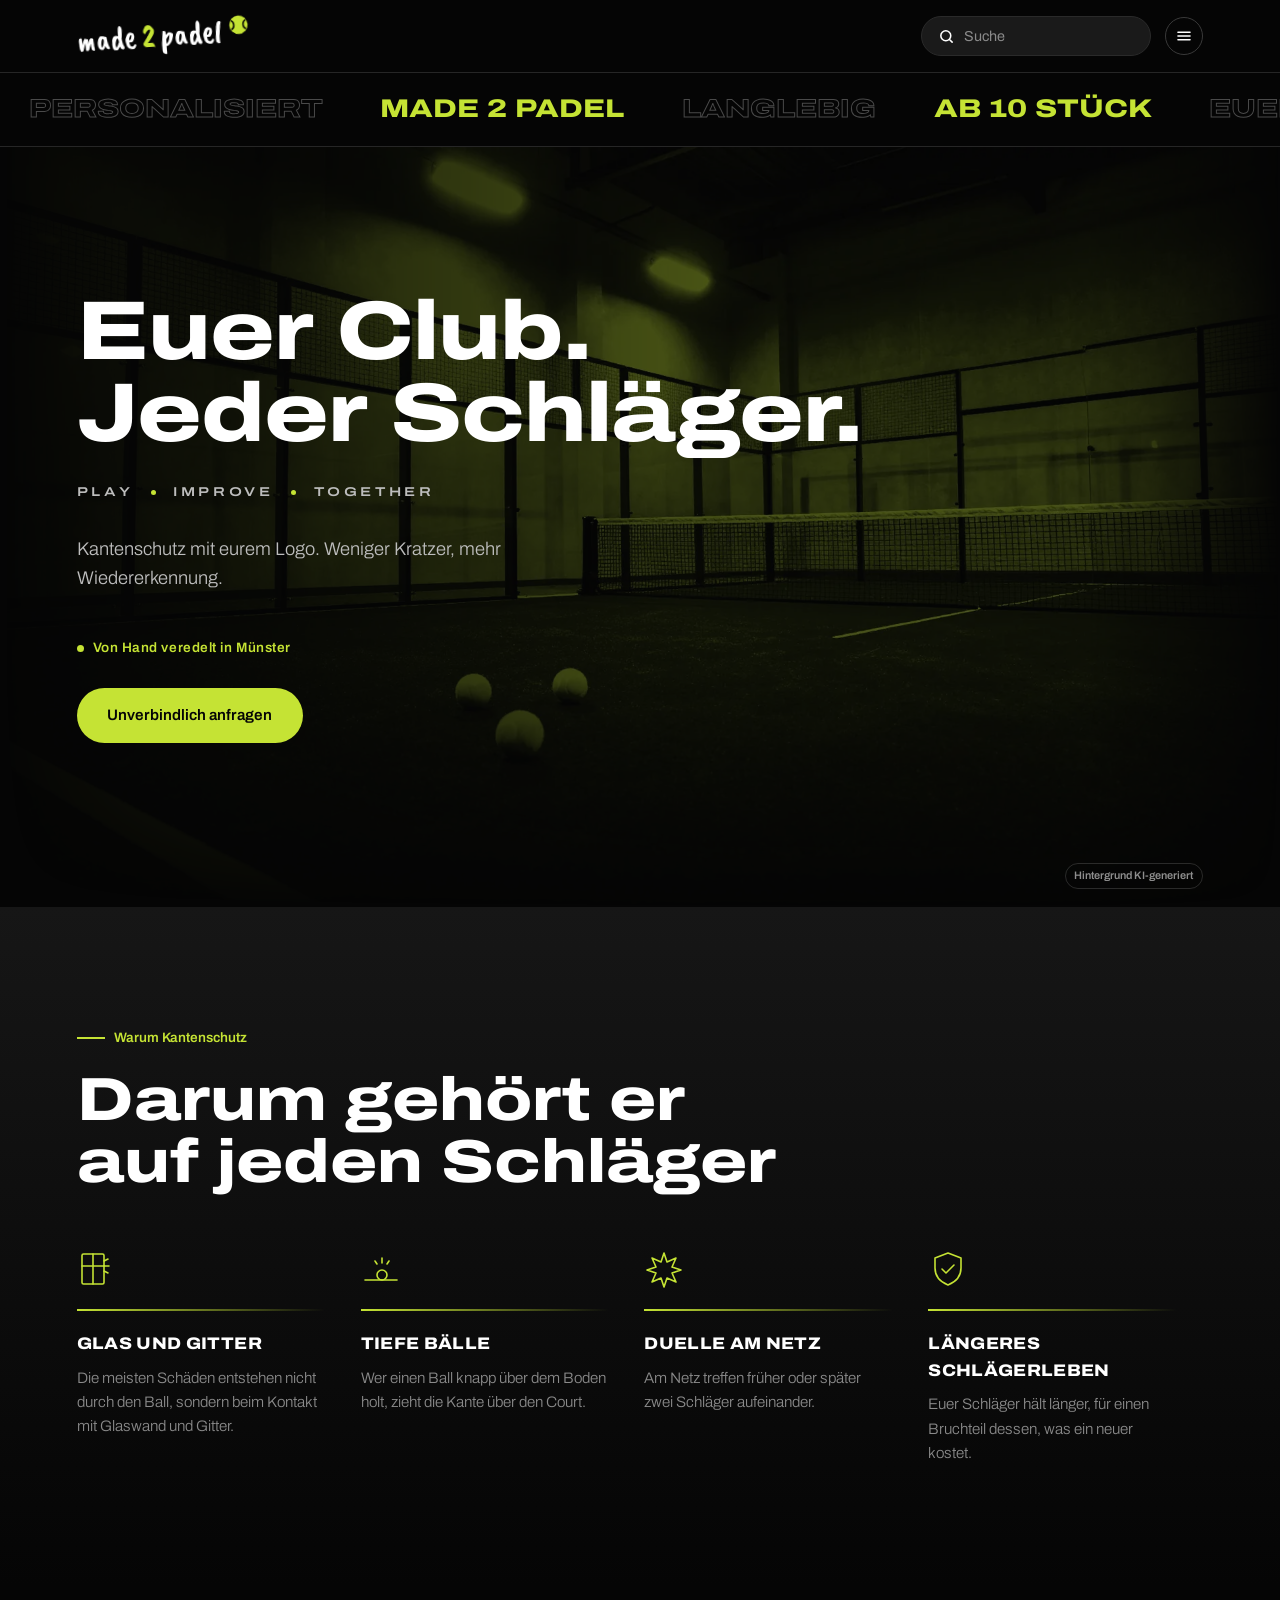
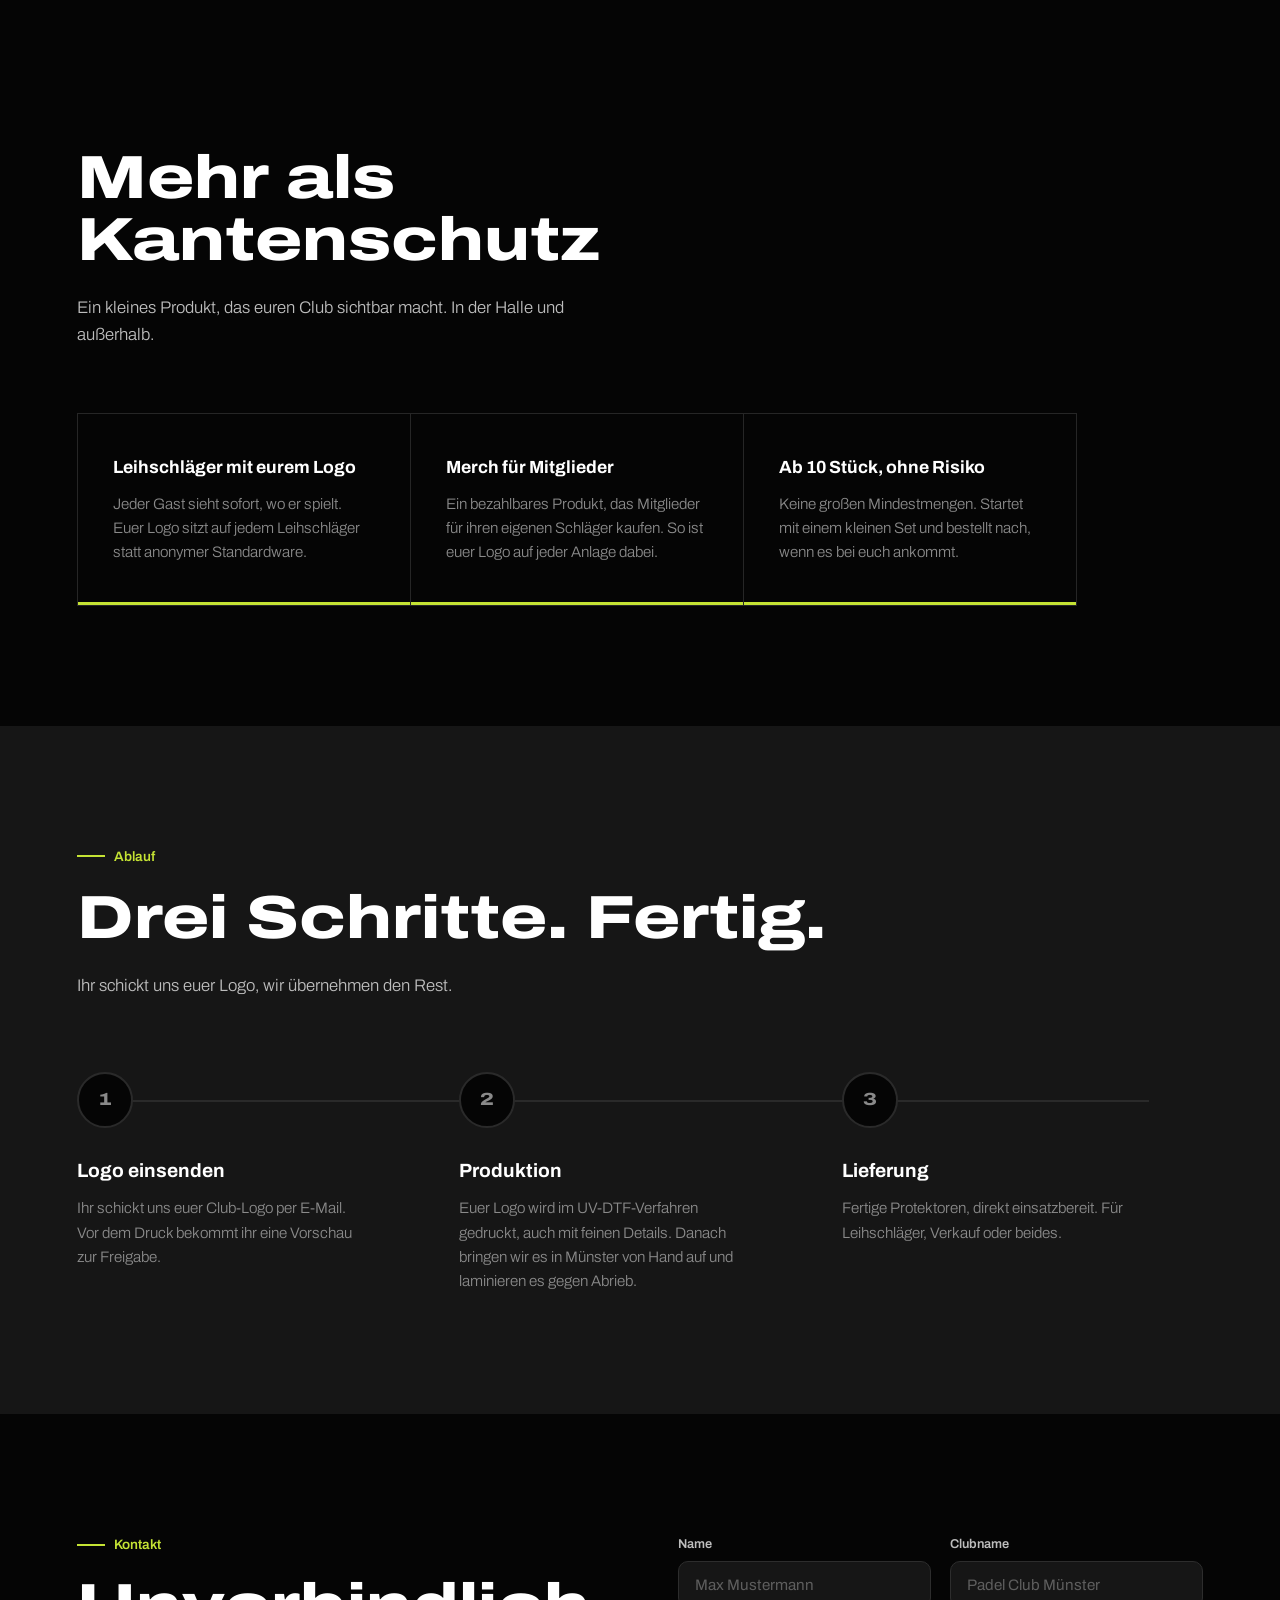
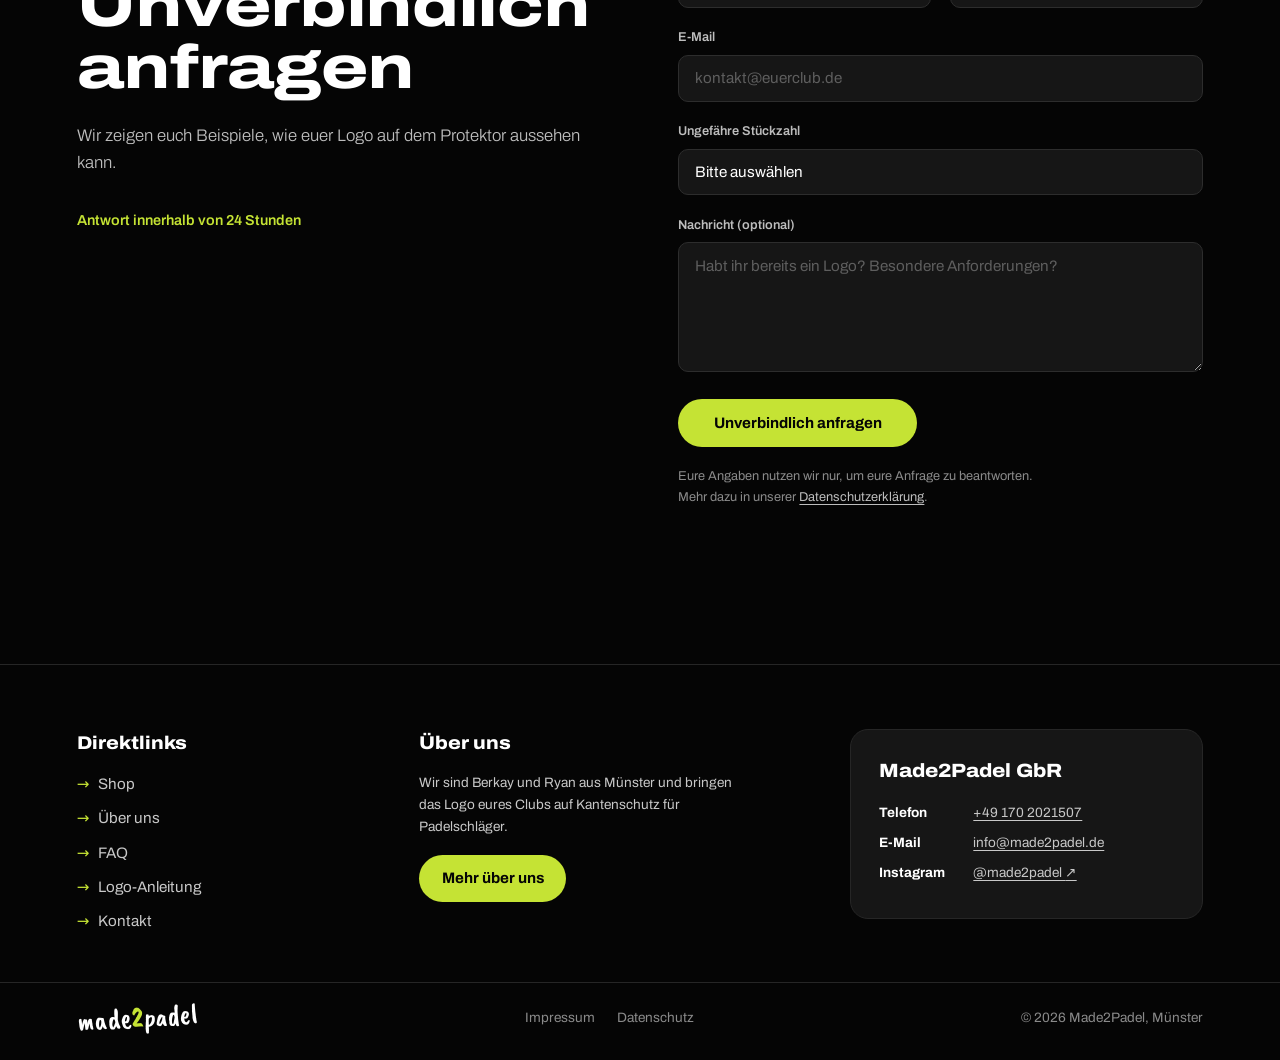
<file: index.html>
<!DOCTYPE html>
<html lang="de">
<head>
<meta charset="UTF-8">
<meta name="viewport" content="width=device-width, initial-scale=1, viewport-fit=cover">
<meta http-equiv="Content-Security-Policy" content="default-src 'self'; script-src 'self' 'unsafe-inline'; style-src 'self' 'unsafe-inline'; img-src 'self' data:; font-src 'self' data:; connect-src 'self' https://formspree.io; form-action 'self' https://formspree.io; base-uri 'self'; object-src 'none'; upgrade-insecure-requests">
<meta name="referrer" content="strict-origin-when-cross-origin">
<link rel="icon" href="/favicon.ico?v=3" sizes="any">
<link rel="icon" href="/favicon-32.png?v=3" type="image/png" sizes="32x32">
<link rel="icon" href="/favicon-192.png?v=3" type="image/png" sizes="192x192">
<link rel="icon" href="/favicon.svg?v=3" type="image/svg+xml">
<link rel="apple-touch-icon" href="/apple-touch-icon.png?v=3">
<title>Made2Padel – Personalisierte Schlägerprotektoren</title>
<link rel="canonical" href="https://made2padel.de/">
<link rel="stylesheet" href="fonts.css">
<meta name="description" content="Personalisierte Schlägerprotektoren mit eurem Club-Logo für Padelclubs. Robust, langlebig, ab 10 Stück. Aus Münster.">
<meta property="og:type" content="website">
<meta property="og:site_name" content="Made2Padel">
<meta property="og:locale" content="de_DE">
<meta property="og:title" content="Made2Padel – Personalisierte Schlägerprotektoren">
<meta property="og:description" content="Personalisierte Schlägerprotektoren mit eurem Club-Logo für Padelclubs. Robust, langlebig, ab 10 Stück. Aus Münster.">
<meta property="og:url" content="https://made2padel.de/">
<meta property="og:image" content="https://made2padel.de/img/og-made2padel.jpg?v=3">
<meta property="og:image:width" content="1200">
<meta property="og:image:height" content="630">
<meta property="og:image:alt" content="made2padel – Kantenschutz mit eurem Club-Logo">
<meta name="twitter:card" content="summary_large_image">
<style>
:root {
  --black: #050505;
  --panel: #161616;
  --line: #262626;
  --lime: #C5E334;
  --lime-d: #A9C627;
  --white: #FFFFFF;
  --gray: #8A8A8A;
  --gray-l: #BDBDBD;
  color-scheme: dark;
  box-sizing: border-box;
  padding-top: env(safe-area-inset-top, 0px);
  padding-bottom: env(safe-area-inset-bottom, 0px);
}
@media (prefers-color-scheme: dark) { :root:not([data-theme="light"]) { --black:#050505; } }
:root[data-theme="dark"] { --black:#050505; }

*, *::before, *::after { box-sizing: border-box; margin: 0; padding: 0; }
html { scroll-behavior: smooth; scroll-padding-top: calc(72px + env(safe-area-inset-top, 0px)); }
body {
  font-family: 'Archivo', system-ui, -apple-system, 'Segoe UI', sans-serif;
  background: var(--black);
  color: var(--white);
  line-height: 1.6;
  overflow-x: hidden;
}
img, svg { max-width: 100%; }
a:focus-visible, button:focus-visible, input:focus-visible, select:focus-visible, textarea:focus-visible {
  outline: 2px solid var(--lime); outline-offset: 3px;
}

/* ---------- Nav ---------- */
nav {
  position: fixed; top: 0; left: 0; right: 0; z-index: 100;
  padding-top: env(safe-area-inset-top, 0px);
  transition: background .3s, border-color .3s;
  border-bottom: 1px solid transparent;
}
nav.scrolled { background: rgba(5,5,5,.9); backdrop-filter: blur(10px); border-color: var(--line); }
.nav-inner {
  height: 72px; padding: 0 6vw;
  display: flex; align-items: center; justify-content: space-between;
}
.wordmark {
  font-family: 'Caveat Brush', 'Brush Script MT', cursive;
  font-size: 2rem; line-height: 1; color: var(--white); text-decoration: none;
  display: inline-flex; align-items: center; gap: .35rem;
  transform: rotate(-4deg);
}
.wordmark .two { color: var(--lime); }
.wordmark svg { width: 22px; height: 22px; transform: translateY(-6px); }

/* ---------- Hero ---------- */
.hero {
  min-height: calc(100vh - 140px); min-height: calc(100svh - 140px);
  display: grid; grid-template-columns: 1fr; align-items: center; gap: 4vw;
  padding: 60px 6vw 80px; position: relative; overflow: hidden;
}
.hero h1 {
  font-stretch: 125%; font-weight: 800;
  font-size: clamp(2.6rem, 6.5vw, 5.8rem);
  line-height: .98; letter-spacing: -.01em;
  margin-bottom: 1.75rem;
}
.hero h1 .ln { display: block; overflow: hidden; padding-bottom: .14em; margin-bottom: -.14em; } /* Platz für Unterlängen (g) */
.hero h1 .ln span {
  display: inline-block; transform: translateY(105%);
  animation: rise .9s cubic-bezier(.16,1,.3,1) forwards;
}
.hero h1 .ln:nth-child(2) span { animation-delay: .15s; }
.slogan {
  display: flex; gap: 1.1rem; align-items: center; flex-wrap: wrap;
  font-stretch: 125%; font-size: .8rem; font-weight: 600;
  letter-spacing: .28em; color: var(--gray-l);
  margin-bottom: 2rem;
}
.slogan span { opacity: 0; animation: fade .6s ease forwards; }
.slogan span:nth-child(1) { animation-delay: .6s; }
.slogan span:nth-child(2) { animation-delay: .75s; }
.slogan span:nth-child(3) { animation-delay: .9s; }
.slogan span:nth-child(4) { animation-delay: 1.05s; }
.slogan span:nth-child(5) { animation-delay: 1.2s; }
.slogan .dot { width: 5px; height: 5px; border-radius: 50%; background: var(--lime); }
.hero p {
  font-size: clamp(1rem, 1.6vw, 1.15rem); color: var(--gray-l);
  max-width: 46ch; margin-bottom: 2.5rem; font-weight: 300;
  opacity: 0; animation: fadeUp .8s ease 1.1s forwards;
}
.hero-actions {
  display: flex; gap: 1rem; flex-wrap: wrap; align-items: center;
  opacity: 0; animation: fadeUp .8s ease 1.3s forwards;
}
.btn {
  display: inline-block; text-decoration: none; font-weight: 600; font-size: .95rem;
  padding: .95rem 1.9rem; border-radius: 999px; transition: background .2s, color .2s, transform .2s;
}
.btn-lime { background: var(--lime); color: var(--black); }
.btn-lime:hover { background: var(--white); transform: translateY(-2px); }
.btn-line { color: var(--white); border: 1px solid #3a3a3a; }
.btn-line:hover { border-color: var(--lime); color: var(--lime); }


@keyframes rise { to { transform: translateY(0); } }
@keyframes fade { to { opacity: 1; } }
@keyframes fadeUp { from { opacity: 0; transform: translateY(24px); } to { opacity: 1; transform: none; } }


/* ---------- Marquee (direkt unter der Menüleiste) ---------- */
.marquee { margin-top: calc(72px + env(safe-area-inset-top, 0px)); border-block: 1px solid var(--line); overflow: hidden; padding: 1rem 0; background: transparent; }
.marquee-track { display: flex; width: max-content; animation: marquee 32s linear infinite; }
.marquee-track span {
  font-stretch: 125%; font-weight: 800; font-size: clamp(1.05rem, 2.2vw, 1.6rem);
  padding: 0 1.8rem; white-space: nowrap; color: transparent;
  -webkit-text-stroke: 1px #4a4a4a;
}
.marquee-track span.fill { color: var(--lime); -webkit-text-stroke: 0; }
@keyframes marquee { to { transform: translateX(-50%); } }

/* ---------- Generic sections ---------- */
section.block { padding: 120px 6vw; position: relative; }
.kicker {
  font-size: .85rem; color: var(--lime); font-weight: 600; margin-bottom: 1.25rem;
  display: flex; align-items: center; gap: .6rem;
}
.kicker::before { content: ''; width: 28px; height: 2px; background: var(--lime); }
h2.title {
  font-stretch: 125%; font-weight: 800; line-height: 1.02;
  font-size: clamp(2rem, 5vw, 3.8rem); margin-bottom: 1.5rem; max-width: 18ch;
}
.lead { color: var(--gray-l); font-weight: 300; max-width: 52ch; font-size: 1.05rem; }

/* reveal system */
.reveal { opacity: 0; transform: translateY(40px); transition: opacity .9s cubic-bezier(.16,1,.3,1), transform .9s cubic-bezier(.16,1,.3,1); transition-delay: var(--d, 0s); }
.reveal.from-left { transform: translateX(-60px); }
.reveal.from-right { transform: translateX(60px); }
.reveal.scale { transform: scale(.92); }
.reveal.in { opacity: 1; transform: none; }
.mask { display: block; overflow: hidden; padding-bottom: .14em; margin-bottom: -.14em; }
.mask > span { display: inline-block; transform: translateY(105%); transition: transform 1s cubic-bezier(.16,1,.3,1); transition-delay: var(--d, 0s); }
.in .mask > span, .mask.in > span { transform: none; }

/* ---------- Problem ---------- */
.problem-grid {
  display: grid; grid-template-columns: repeat(2, 1fr); gap: 1px;
  background: var(--line); border: 1px solid var(--line); margin-top: 4rem; max-width: 1000px;
}
.p-card { background: var(--black); padding: 2.5rem 2.2rem; position: relative; overflow: hidden; }
.p-card::after {
  content: ''; position: absolute; left: 0; bottom: 0; height: 3px; width: 100%;
  background: var(--lime); transform: scaleX(0); transform-origin: left;
  transition: transform .9s cubic-bezier(.16,1,.3,1) calc(var(--d, 0s) + .3s);
}
.p-card.in::after { transform: scaleX(1); }
.p-card h3 { font-size: 1.1rem; font-weight: 700; margin-bottom: .6rem; }
.p-card p { color: var(--gray); font-size: .95rem; font-weight: 300; }

.hero .hero-note { display: inline-flex; animation-delay: 1.2s; font-weight: 600; align-items: center; gap: .55rem; margin-top: -.6rem; margin-bottom: 1.8rem; font-size: .85rem; font-weight: 600; letter-spacing: .04em; color: var(--lime); }
.hero .hero-note span { width: 7px; height: 7px; border-radius: 50%; background: var(--lime); display: inline-block; }

/* ---------- Warum Kantenschutz ---------- */
.why-prot { background: linear-gradient(180deg, var(--panel) 0%, var(--black) 100%); }
.wp-grid { display: grid; grid-template-columns: repeat(4, 1fr); gap: 2.2rem; margin-top: 3.5rem; max-width: 1100px; }
.wp-item svg { width: 40px; height: 40px; color: var(--lime); display: block; margin-bottom: 1.3rem; }
.wp-item .wp-line { height: 2px; background: linear-gradient(90deg, var(--lime), rgba(197,227,52,0)); margin-bottom: 1.2rem; }
.wp-item h3 { font-stretch: 112%; font-size: 1.05rem; font-weight: 800; text-transform: uppercase; letter-spacing: .02em; margin-bottom: .5rem; }
.wp-item p { color: var(--gray); font-size: .95rem; font-weight: 300; }
@media (max-width: 1000px) { .wp-grid { grid-template-columns: repeat(2, 1fr); } }
@media (max-width: 560px) { .wp-grid { grid-template-columns: 1fr; gap: 1.8rem; } }

/* ---------- Steps ---------- */
.steps { position: relative; margin-top: 4.5rem; display: grid; grid-template-columns: repeat(3, 1fr); gap: 3rem; max-width: 1100px; }
.steps-line { position: absolute; top: 28px; left: 28px; right: 28px; height: 2px; background: #2a2a2a; }
.steps-line b { position: absolute; inset: 0; background: var(--lime); transform-origin: left; transform: scaleX(0); }
.step-item { position: relative; }
.step-num {
  width: 56px; height: 56px; border-radius: 50%;
  border: 2px solid #2a2a2a; background: var(--black);
  display: grid; place-items: center;
  font-stretch: 125%; font-weight: 800; font-size: 1.1rem; color: var(--gray);
  margin-bottom: 1.75rem; position: relative; z-index: 1;
  transition: border-color .4s, color .4s, background .4s;
}
.step-item.lit .step-num { border-color: var(--lime); color: var(--black); background: var(--lime); }
.step-item h3 { font-size: 1.2rem; font-weight: 700; margin-bottom: .6rem; }
.step-item p { color: var(--gray); font-weight: 300; font-size: .95rem; max-width: 32ch; }

/* ---------- Benefits ---------- */
.benefits-layout { display: grid; grid-template-columns: 1fr 1.2fr; gap: 6vw; align-items: start; }
.benefits-left { position: sticky; top: 140px; }
.b-list { list-style: none; }
.b-item {
  padding: 2.4rem 0; border-top: 1px solid var(--line);
  display: grid; grid-template-columns: 48px 1fr; gap: 1.25rem;
  opacity: .28; transition: opacity .5s;
}
.b-item:last-child { border-bottom: 1px solid var(--line); }
.b-item.active { opacity: 1; }
.b-icon {
  width: 48px; height: 48px; border-radius: 50%; border: 1px solid #333;
  display: grid; place-items: center; transition: background .5s, border-color .5s;
}
.b-icon svg { width: 22px; height: 22px; stroke: var(--white); fill: none; stroke-width: 1.6; transition: stroke .5s; }
.b-item.active .b-icon { background: var(--lime); border-color: var(--lime); }
.b-item.active .b-icon svg { stroke: var(--black); }
.b-item h3 { font-stretch: 112%; font-size: 1.35rem; font-weight: 700; margin-bottom: .4rem; }
.b-item p { color: var(--gray-l); font-weight: 300; max-width: 46ch; }

/* ---------- Quality ---------- */
.quality { background: var(--panel); }
.q-grid { list-style: none; display: grid; grid-template-columns: repeat(4, 1fr); gap: 2.5rem; margin-top: 4rem; }
.q-item { border-top: 2px solid var(--lime); padding-top: 1.25rem; }
.q-item h3 { font-size: 1.05rem; font-weight: 700; margin: 0 0 .4rem; }
.q-item p { color: var(--gray); font-size: .9rem; font-weight: 300; }

/* ---------- Contact ---------- */
.contact-layout { display: grid; grid-template-columns: 1fr 1fr; gap: 6vw; align-items: start; }
.contact-note { margin-top: 2rem; color: var(--lime); font-size: .9rem; font-weight: 600; }
form { display: flex; flex-direction: column; gap: 1.2rem; }
.form-row { display: grid; grid-template-columns: 1fr 1fr; gap: 1.2rem; }
label { display: block; font-size: .8rem; font-weight: 600; color: var(--gray-l); margin-bottom: .45rem; }
input, select, textarea {
  width: 100%; background: var(--panel); border: 1px solid #2d2d2d; color: var(--white);
  font-family: inherit; font-size: .95rem; padding: .9rem 1rem; border-radius: 10px;
  transition: border-color .2s; appearance: none;
}
input::placeholder, textarea::placeholder { color: #5e5e5e; }
input:focus, select:focus, textarea:focus { outline: none; border-color: var(--lime); }
textarea { min-height: 130px; resize: vertical; }
.btn-submit {
  align-self: flex-start; background: var(--lime); color: var(--black); border: none;
  font-family: inherit; font-weight: 700; font-size: .95rem; padding: 1rem 2.2rem;
  border-radius: 999px; cursor: pointer; transition: background .2s, transform .2s;
}
.btn-submit:hover { background: var(--white); transform: translateY(-2px); }

form[hidden], .form-done[hidden] { display: none; }
.btn-submit:disabled { opacity: .6; cursor: wait; transform: none; }
.form-status { font-size: .9rem; color: #ff8a80; min-height: 1.2em; }
.form-done {
  background: var(--panel); border: 1px solid var(--line); border-radius: 16px;
  padding: 3rem 2.5rem; text-align: left; animation: fadeUp .6s cubic-bezier(.16,1,.3,1) both;
}
.form-done:focus { outline: none; }
.form-done svg { width: 64px; height: 64px; margin-bottom: 1.5rem; }
.form-done circle { fill: none; stroke: var(--lime); stroke-width: 3; stroke-dasharray: 190; stroke-dashoffset: 190; animation: dash .7s ease .1s forwards; }
.form-done path { fill: none; stroke: var(--lime); stroke-width: 4; stroke-linecap: round; stroke-linejoin: round; stroke-dasharray: 50; stroke-dashoffset: 50; animation: dash .45s ease .7s forwards; }
@keyframes dash { to { stroke-dashoffset: 0; } }
.form-done h3 { font-stretch: 125%; font-weight: 800; font-size: 1.8rem; margin-bottom: .6rem; }
.form-done p { color: var(--gray-l); font-weight: 300; margin-bottom: 1.75rem; }
.btn-line-sm {
  background: none; border: 1px solid #3a3a3a; color: var(--white); font-family: inherit;
  font-size: .9rem; font-weight: 600; padding: .75rem 1.4rem; border-radius: 999px; cursor: pointer;
  transition: border-color .2s, color .2s;
}
.btn-line-sm:hover { border-color: var(--lime); color: var(--lime); }

/* ---------- Footer ---------- */
footer {
  border-top: 1px solid var(--line); padding: 2.5rem 6vw;
  display: flex; align-items: center; justify-content: space-between; gap: 1rem; flex-wrap: wrap;
}
footer p { color: var(--gray); font-size: .85rem; }

.form-privacy { font-size: .8rem; color: var(--gray); max-width: 52ch; }
.form-privacy a, .legal-links a { color: var(--gray-l); text-decoration: underline; text-underline-offset: 3px; }
.form-privacy a:hover, .legal-links a:hover { color: var(--lime); }
.legal-links { display: flex; gap: 1.5rem; flex-wrap: wrap; font-size: .85rem; }

/* ---------- Dropdown menu ---------- */
.nav-right { display: flex; align-items: center; gap: .9rem; }
.menu { position: relative; }
.menu-btn {
  display: inline-flex; align-items: center; gap: .4rem; background: none; cursor: pointer;
  border: 1px solid #3a3a3a; color: var(--white); font-family: inherit; font-size: .85rem; font-weight: 600;
  padding: .55rem 1rem; border-radius: 999px; transition: border-color .2s, color .2s;
}
.menu-btn:hover, .menu-btn[aria-expanded="true"] { border-color: var(--lime); color: var(--lime); }
.menu-btn svg { width: 16px; height: 16px; fill: none; stroke: currentColor; stroke-width: 2.2; stroke-linecap: round; stroke-linejoin: round; transition: transform .3s; }
.menu-btn[aria-expanded="true"] svg { transform: rotate(180deg); }
.menu-list {
  list-style: none; position: absolute; right: 0; top: calc(100% + .7rem); width: 280px;
  background: #101010; border: 1px solid var(--line); border-radius: 16px;
  padding: .5rem; box-shadow: 0 20px 50px rgba(0,0,0,.5);
  opacity: 0; visibility: hidden; transform: translateY(-8px) scale(.98); transform-origin: top right;
  transition: opacity .25s, transform .3s cubic-bezier(.16,1,.3,1), visibility 0s .3s;
}
.menu.open .menu-list { opacity: 1; visibility: visible; transform: none; transition: opacity .25s, transform .3s cubic-bezier(.16,1,.3,1), visibility 0s; }
.menu-list li { opacity: 0; transform: translateX(8px); transition: opacity .3s, transform .3s; }
.menu.open .menu-list li { opacity: 1; transform: none; }
.menu.open .menu-list li:nth-child(2) { transition-delay: .04s; }
.menu.open .menu-list li:nth-child(3) { transition-delay: .08s; }
.menu.open .menu-list li:nth-child(4) { transition-delay: .12s; }
.menu-list a {
  display: flex; flex-direction: column; gap: .1rem; padding: .75rem .9rem; border-radius: 10px;
  text-decoration: none; color: var(--white); position: relative; transition: background .2s;
}
.menu-list a::before { content: ''; position: absolute; left: 0; top: 25%; bottom: 25%; width: 3px; border-radius: 3px; background: var(--lime); transform: scaleY(0); transition: transform .25s; }
.menu-list a:hover, .menu-list a:focus-visible { background: #1f1f1f; }
.menu-list a:hover::before, .menu-list a:focus-visible::before { transform: scaleY(1); }
.mi { font-weight: 700; font-size: .95rem; }
.md { font-size: .8rem; color: var(--gray); }

/* ---------- Responsive ---------- */
@media (max-width: 860px) {
  .hero { grid-template-columns: 1fr; padding-top: 40px; }
  .wordmark { font-size: 1.6rem; }
  .menu-btn { font-size: .78rem; padding: .5rem .8rem; }
  .nav-right { gap: .5rem; }
  .menu-list { position: fixed; left: 4vw; right: 4vw; width: auto; top: calc(72px + env(safe-area-inset-top, 0px)); }
  .problem-grid, .steps, .benefits-layout, .contact-layout, .form-row { grid-template-columns: 1fr; }
  .steps-line { display: none; }
  .benefits-left { position: static; }
  .q-grid { grid-template-columns: 1fr 1fr; }
}
@media (max-width: 480px) { .q-grid { grid-template-columns: 1fr; } }

@media (prefers-reduced-motion: reduce) {
  *, *::before, *::after { animation: none !important; transition: none !important; }
  .hero h1 .ln span, .mask > span { transform: none; }
  .slogan span, .hero p, .hero-actions, .reveal { opacity: 1; transform: none; }
  .b-item { opacity: 1; }
}
html { overflow-x: clip; } /* verhindert seitliches Verschieben auf dem Handy */
/* ---------- Hero-Hintergrund: Court-Bild in Markenfarben (KI-generiert) ---------- */
.hero { isolation: isolate; }
.hero::before {
  content: ''; position: absolute; inset: 0; z-index: -1; pointer-events: none; opacity: .35;
  background: url('/img/hero-court-2000.jpg') center 60% / cover no-repeat;
  background-image: image-set(url('/img/hero-court-2000.webp') type('image/webp'), url('/img/hero-court-2000.jpg') type('image/jpeg'));
  -webkit-mask: linear-gradient(90deg, transparent 0%, #000 55%, #000 85%, transparent 100%), linear-gradient(#000 70%, transparent);
  -webkit-mask-composite: source-in;
  mask: linear-gradient(90deg, transparent 0%, #000 55%, #000 85%, transparent 100%), linear-gradient(#000 70%, transparent);
  mask-composite: intersect;
}
.hero .ai-tag { position: absolute; right: 6vw; bottom: 18px; font-size: .68rem; font-weight: 600; color: rgba(255,255,255,.55);
  border: 1px solid rgba(255,255,255,.15); padding: .2rem .55rem; border-radius: 999px; }
@media (max-width: 860px) {
  .hero::before {
    background-image: url('/img/hero-court-1000.jpg');
    background-image: image-set(url('/img/hero-court-1000.webp') type('image/webp'), url('/img/hero-court-1000.jpg') type('image/jpeg'));
    background-position: 40% 60%; opacity: .28;
    -webkit-mask: linear-gradient(#000 60%, transparent); mask: linear-gradient(#000 60%, transparent);
  }
  .hero .ai-tag { bottom: 10px; }
}
/* ---------- Social-Link im Footer ---------- */
.social-link { display: inline-flex; align-items: center; gap: .3rem; color: var(--lime) !important; font-weight: 600; text-decoration: none; }
.social-link:hover { text-decoration: underline; }
.sr { position: absolute; width: 1px; height: 1px; overflow: hidden; clip: rect(0 0 0 0); white-space: nowrap; }
/* ---------- Menü-Button als Symbol ---------- */
.menu-btn { width: 38px; height: 38px; padding: 0 !important; gap: 0; justify-content: center; border-radius: 50%; }
.menu-btn svg { width: 18px; height: 18px; }
.menu-btn[aria-expanded="true"] svg { transform: none; }
@media (max-width: 860px) { .menu-btn { width: 34px; height: 34px; } .menu-btn svg { width: 16px; height: 16px; } }
.why-grid { grid-template-columns: repeat(3, 1fr); }
@media (max-width: 860px) { .why-grid { grid-template-columns: 1fr; } }
/* ---------- Footer (auf allen Seiten gleich) ---------- */
footer.site-footer { display: block; border-top: 1px solid #262626; padding: 64px 6vw 28px; font-size: .95rem; background: transparent; }
footer.site-footer .ft-grid { display: grid; grid-template-columns: 1fr 1.3fr 1.2fr; gap: 48px; align-items: start; max-width: 1200px; margin: 0 auto; }
footer.site-footer .ft-h { font-stretch: 112%; font-weight: 800; font-size: 1.15rem; margin: 0 0 14px; color: #fff; }
footer.site-footer .ft-links { list-style: none; margin: 0; padding: 0; display: grid; gap: 10px; }
footer.site-footer .ft-links a { color: #C8C8C8; text-decoration: none; display: inline-flex; align-items: center; gap: .5rem; }
footer.site-footer .ft-links a::before { content: '→'; color: #C5E334; transition: transform .2s; }
footer.site-footer .ft-links a:hover { color: #fff; }
footer.site-footer .ft-links a:hover::before { transform: translateX(3px); }
footer.site-footer .ft-text { color: #C8C8C8; line-height: 1.6; margin: 0 0 18px; max-width: 40ch; }
footer.site-footer .ft-btn { display: inline-block; background: #C5E334; color: #050505; font-weight: 700; text-decoration: none; padding: .7rem 1.4rem; border-radius: 999px; transition: background .2s; }
footer.site-footer .ft-btn:hover { background: #fff; }
footer.site-footer .ft-card { background: #161616; border: 1px solid #262626; border-radius: 18px; padding: 26px 28px; }
footer.site-footer .ft-name { font-stretch: 112%; font-weight: 800; font-size: 1.2rem; margin: 0 0 16px; color: #fff; }
footer.site-footer .ft-line { margin: 0 0 8px; color: #C8C8C8; display: flex; flex-wrap: wrap; gap: .4rem; }
footer.site-footer .ft-line > span { font-weight: 700; color: #fff; min-width: 5.5rem; }
footer.site-footer .ft-line a { color: #C8C8C8; text-decoration: underline; text-underline-offset: 3px; overflow-wrap: anywhere; }
footer.site-footer .ft-line a:hover { color: #C5E334; }
footer.site-footer .ft-bottom { position: relative; max-width: 1200px; margin: 48px auto 0; padding-top: 22px; display: flex; align-items: center; justify-content: space-between; gap: 14px 28px; flex-wrap: wrap; }
footer.site-footer { overflow: hidden; }
footer.site-footer .ft-bottom::before { content: ''; position: absolute; top: 0; left: 50%; width: 100vw; transform: translateX(-50%); border-top: 1px solid #262626; }
footer.site-footer .ft-mark { font-family: 'Caveat Brush', 'Brush Script MT', cursive; font-size: 1.8rem; line-height: 1; color: #fff; text-decoration: none; display: inline-block; transform: rotate(-4deg); }
footer.site-footer .ft-mark span { color: #C5E334; }
footer.site-footer .ft-legal { display: flex; gap: 1.4rem; flex-wrap: wrap; font-size: .85rem; }
footer.site-footer .ft-legal a { color: #8A8A8A; text-decoration: none; }
footer.site-footer .ft-legal a:hover { color: #fff; }
footer.site-footer .ft-copy { margin: 0; color: #8A8A8A; font-size: .85rem; }
footer.site-footer .sr { position: absolute; width: 1px; height: 1px; overflow: hidden; clip: rect(0 0 0 0); white-space: nowrap; }
@media (max-width: 900px) { footer.site-footer .ft-grid { grid-template-columns: 1fr 1fr; } footer.site-footer .ft-card { grid-column: 1 / -1; } }
@media (max-width: 560px) { footer.site-footer { padding-top: 48px; } footer.site-footer .ft-grid { grid-template-columns: 1fr; gap: 36px; } footer.site-footer .ft-bottom { flex-direction: column; align-items: flex-start; } }
</style>
</head>
<body>


<nav id="nav">
  <div class="nav-inner">
    <a href="#top" class="wordmark" aria-label="Made2Padel Startseite">made<span class="two">2</span>padel
      <svg viewBox="0 0 24 24" aria-hidden="true"><circle cx="12" cy="12" r="10" fill="#C5E334"/><path d="M4 7c4 2 4 8 0 10M20 7c-4 2-4 8 0 10" stroke="#050505" stroke-width="1.6" fill="none"/></svg>
    </a>
    <div class="nav-right">
      <button class="search-btn" id="searchBtn" type="button" aria-label="Suche öffnen" aria-expanded="false"><svg viewBox="0 0 24 24" fill="none" stroke="currentColor" stroke-width="2.2" stroke-linecap="round" aria-hidden="true"><circle cx="11" cy="11" r="7"/><path d="M20 20l-3.5-3.5"/></svg><span class="sb-label">Suche</span></button>
      <div class="menu" id="menu">
        <button class="menu-btn" id="menuBtn" aria-expanded="false" aria-controls="menuList" aria-label="Menü öffnen"><svg viewBox="0 0 24 24" aria-hidden="true"><path d="M4 7h16M4 12h16M4 17h16"/></svg></button>
        <ul class="menu-list" id="menuList" role="list">
          <li><a href="/shop"><span class="mi">Shop</span><span class="md">Zubehör mit eurem Logo</span></a></li>
          <li><a href="/ueber-uns"><span class="mi">Über uns</span><span class="md">Wer hinter Made2Padel steckt</span></a></li>
          <li><a href="/faq"><span class="mi">FAQ</span><span class="md">Häufige Fragen</span></a></li>
          <li><a href="/logo-anleitung"><span class="mi">Logo-Anleitung</span><span class="md">So schickt ihr uns euer Logo</span></a></li>
        </ul>
      </div>
    </div>
  </div>
</nav>

<!-- MARQUEE -->
<div class="marquee" aria-hidden="true">
  <div class="marquee-track">
    <span>PERSONALISIERT</span><span class="fill">MADE 2 PADEL</span><span>LANGLEBIG</span><span class="fill">AB 10 STÜCK</span><span>EUER LOGO</span><span class="fill">VEREDELT IN MÜNSTER</span><span>PERSONALISIERT</span><span class="fill">MADE 2 PADEL</span><span>LANGLEBIG</span><span class="fill">AB 10 STÜCK</span><span>EUER LOGO</span><span class="fill">VEREDELT IN MÜNSTER</span>
    <span>PERSONALISIERT</span><span class="fill">MADE 2 PADEL</span><span>LANGLEBIG</span><span class="fill">AB 10 STÜCK</span><span>EUER LOGO</span><span class="fill">VEREDELT IN MÜNSTER</span><span>PERSONALISIERT</span><span class="fill">MADE 2 PADEL</span><span>LANGLEBIG</span><span class="fill">AB 10 STÜCK</span><span>EUER LOGO</span><span class="fill">VEREDELT IN MÜNSTER</span>
  </div>
</div>

<!-- HERO -->
<main id="inhalt">
<header class="hero" id="top">
  <div>
    <h1>
      <span class="ln"><span>Euer Club.</span></span>
      <span class="ln"><span>Jeder Schläger.</span></span>
    </h1>
    <div class="slogan" aria-label="Play, Improve, Together">
      <span>PLAY</span><span class="dot"></span><span>IMPROVE</span><span class="dot"></span><span>TOGETHER</span>
    </div>
    <p>Kantenschutz mit eurem Logo. Weniger Kratzer, mehr Wiedererkennung.</p>
    <p class="hero-note"><span aria-hidden="true"></span>Von Hand veredelt in Münster</p>
    <div class="hero-actions">
      <a href="#kontakt" class="btn btn-lime">Unverbindlich anfragen</a>
    </div>
  </div>

  <span class="ai-tag" role="note" aria-label="Hinweis: Das Hintergrundbild ist KI-generiert">Hintergrund KI-generiert</span>
</header>

<!-- WARUM KANTENSCHUTZ -->
<section class="block why-prot" id="warum-kantenschutz">
  <div class="kicker reveal">Warum Kantenschutz</div>
  <h2 class="title reveal"><span class="mask"><span>Darum gehört er</span></span><span class="mask"><span style="--d:.1s">auf jeden Schläger</span></span></h2>
  <div class="wp-grid">
    <div class="wp-item reveal" style="--d:0s">
      <svg viewBox="0 0 40 40" fill="none" stroke="currentColor" stroke-width="1.6" stroke-linecap="round" stroke-linejoin="round" aria-hidden="true"><rect x="5" y="5" width="22" height="30" rx="1.5"/><path d="M5 17h22M16 5v30"/><path d="M27 12l4-2M27 17h5M27 22l4 2"/></svg>
      <div class="wp-line"></div><h3>Glas und Gitter</h3><p>Die meisten Schäden entstehen nicht durch den Ball, sondern beim Kontakt mit Glaswand und Gitter.</p></div>
    <div class="wp-item reveal" style="--d:.1s">
      <svg viewBox="0 0 40 40" fill="none" stroke="currentColor" stroke-width="1.6" stroke-linecap="round" stroke-linejoin="round" aria-hidden="true"><path d="M4 31h32"/><circle cx="21" cy="26" r="5"/><path d="M21 9v5M14 12l2 3M28 12l-2 3"/></svg>
      <div class="wp-line"></div><h3>Tiefe Bälle</h3><p>Wer einen Ball knapp über dem Boden holt, zieht die Kante über den Court.</p></div>
    <div class="wp-item reveal" style="--d:.2s">
      <svg viewBox="0 0 40 40" fill="none" stroke="currentColor" stroke-width="1.6" stroke-linecap="round" stroke-linejoin="round" aria-hidden="true"><path d="M20 4l3 9 9-4-4 9 9 3-9 3 4 9-9-4-3 9-3-9-9 4 4-9-9-3 9-3-4-9 9 4z"/></svg>
      <div class="wp-line"></div><h3>Duelle am Netz</h3><p>Am Netz treffen früher oder später zwei Schläger aufeinander.</p></div>
    <div class="wp-item reveal" style="--d:.3s">
      <svg viewBox="0 0 40 40" fill="none" stroke="currentColor" stroke-width="1.6" stroke-linecap="round" stroke-linejoin="round" aria-hidden="true"><path d="M20 4l13 5v10c0 8-5.5 14-13 17C12.5 33 7 27 7 19V9z"/><path d="M14 20l4 4 8-8"/></svg>
      <div class="wp-line"></div><h3>Längeres Schlägerleben</h3><p>Euer Schläger hält länger, für einen Bruchteil dessen, was ein neuer kostet.</p></div>
  </div>
</section>

<!-- WARUM -->
<section class="block" id="vorteile">
  <div class="kicker reveal">Warum Made2Padel</div>
  <h2 class="title reveal"><span class="mask"><span>Mehr als</span></span><span class="mask"><span style="--d:.1s">Kantenschutz</span></span></h2>
  <p class="lead reveal" style="--d:.2s">Ein kleines Produkt, das euren Club sichtbar macht. In der Halle und außerhalb.</p>
  <div class="problem-grid why-grid">
    <div class="p-card reveal" style="--d:0s"><h3>Leihschläger mit eurem Logo</h3><p>Jeder Gast sieht sofort, wo er spielt. Euer Logo sitzt auf jedem Leihschläger statt anonymer Standardware.</p></div>
    <div class="p-card reveal" style="--d:.12s"><h3>Merch für Mitglieder</h3><p>Ein bezahlbares Produkt, das Mitglieder für ihren eigenen Schläger kaufen. So ist euer Logo auf jeder Anlage dabei.</p></div>
    <div class="p-card reveal" style="--d:.24s"><h3>Ab 10 Stück, ohne Risiko</h3><p>Keine großen Mindestmengen. Startet mit einem kleinen Set und bestellt nach, wenn es bei euch ankommt.</p></div>
  </div>
</section>

<!-- STEPS -->
<section class="block" id="ablauf" style="background:var(--panel)">
  <div class="kicker reveal">Ablauf</div>
  <h2 class="title reveal"><span class="mask"><span>Drei Schritte. Fertig.</span></span></h2>
  <p class="lead reveal" style="--d:.15s">Ihr schickt uns euer Logo, wir übernehmen den Rest.</p>
  <div class="steps" id="steps">
    <div class="steps-line"><b id="stepsFill"></b></div>
    <div class="step-item"><div class="step-num">1</div><h3>Logo einsenden</h3><p>Ihr schickt uns euer Club-Logo per E-Mail. Vor dem Druck bekommt ihr eine Vorschau zur Freigabe.</p></div>
    <div class="step-item"><div class="step-num">2</div><h3>Produktion</h3><p>Euer Logo wird im UV-DTF-Verfahren gedruckt, auch mit feinen Details. Danach bringen wir es in Münster von Hand auf und laminieren es gegen Abrieb.</p></div>
    <div class="step-item"><div class="step-num">3</div><h3>Lieferung</h3><p>Fertige Protektoren, direkt einsatzbereit. Für Leihschläger, Verkauf oder beides.</p></div>
  </div>
</section>

<!-- CONTACT -->
<section class="block" id="kontakt">
  <div class="contact-layout">
    <div>
      <div class="kicker reveal">Kontakt</div>
      <h2 class="title reveal"><span class="mask"><span>Unverbindlich</span></span><span class="mask"><span style="--d:.1s">anfragen</span></span></h2>
      <p class="lead reveal" style="--d:.2s">Wir zeigen euch Beispiele, wie euer Logo auf dem Protektor aussehen kann.</p>
      <p class="contact-note reveal" style="--d:.3s">Antwort innerhalb von 24 Stunden</p>
    </div>

    <form class="reveal from-right" id="contactForm" action="https://formspree.io/f/mnpnoowo" method="POST">
      <div class="form-row">
        <div>
          <label for="name">Name</label>
          <input type="text" id="name" name="name" placeholder="Max Mustermann" required>
        </div>
        <div>
          <label for="club">Clubname</label>
          <input type="text" id="club" name="club" placeholder="Padel Club Münster" required>
        </div>
      </div>
      <div>
        <label for="email">E-Mail</label>
        <input type="email" id="email" name="email" placeholder="kontakt@euerclub.de" required>
      </div>
      <div>
        <label for="menge">Ungefähre Stückzahl</label>
        <select id="menge" name="stueckzahl">
          <option value="">Bitte auswählen</option>
          <option>10 – 30 Stück</option>
          <option>30 – 50 Stück</option>
          <option>50+ Stück</option>
        </select>
      </div>
      <div>
        <label for="nachricht">Nachricht (optional)</label>
        <textarea id="nachricht" name="nachricht" placeholder="Habt ihr bereits ein Logo? Besondere Anforderungen?"></textarea>
      </div>
      <input type="hidden" name="_subject" value="Neue Anfrage – Made2Padel">
      <input type="text" name="_gotcha" tabindex="-1" autocomplete="off" aria-hidden="true" style="display:none">
      <button type="submit" class="btn-submit" id="submitBtn">Unverbindlich anfragen</button>
      <p class="form-privacy">Eure Angaben nutzen wir nur, um eure Anfrage zu beantworten. Mehr dazu in unserer <a href="/datenschutz">Datenschutzerklärung</a>.</p>
      <p class="form-status" id="formStatus" role="status" aria-live="polite"></p>
    </form>
    <div class="form-done" id="formDone" tabindex="-1" hidden>
      <svg viewBox="0 0 64 64" aria-hidden="true"><circle cx="32" cy="32" r="30"/><path d="M19 33l9 9 17-19"/></svg>
      <h3>Anfrage gesendet</h3>
      <p>Danke! Wir melden uns innerhalb von 24 Stunden bei euch.</p>
      <button type="button" class="btn-line-sm" id="againBtn">Weitere Anfrage senden</button>
    </div>
  </div>
</section>

</main>

<footer class="site-footer">
  <div class="ft-grid">
    <div class="ft-col" role="navigation" aria-label="Direktlinks">
      <h2 class="ft-h">Direktlinks</h2>
      <ul class="ft-links">
        <li><a href="/shop">Shop</a></li>
        <li><a href="/ueber-uns">Über uns</a></li>
        <li><a href="/faq">FAQ</a></li>
        <li><a href="/logo-anleitung">Logo-Anleitung</a></li>
        <li><a href="/#kontakt">Kontakt</a></li>
      </ul>
    </div>
    <div class="ft-col">
      <h2 class="ft-h">Über uns</h2>
      <p class="ft-text">Wir sind Berkay und Ryan aus Münster und bringen das Logo eures Clubs auf Kantenschutz für Padelschläger.</p>
      <a class="ft-btn" href="/ueber-uns">Mehr über uns</a>
    </div>
    <div class="ft-card">
      <p class="ft-name">Made2Padel GbR</p>
      <p class="ft-line"><span>Telefon</span> <a href="tel:+491702021507">+49 170 2021507</a></p>
      <p class="ft-line"><span>E-Mail</span> <a href="mailto:info@made2padel.de">info@made2padel.de</a></p>
      <p class="ft-line"><span>Instagram</span> <a href="https://www.instagram.com/made2padel/" target="_blank" rel="noopener">@made2padel <span aria-hidden="true">↗</span><span class="sr">(öffnet in neuem Tab)</span></a></p>
    </div>
  </div>
  <div class="ft-bottom">
    <a href="/" class="ft-mark" aria-label="Made2Padel Startseite">made<span>2</span>padel</a>
    <div class="ft-legal"><a href="/impressum">Impressum</a><a href="/datenschutz">Datenschutz</a></div>
    <p class="ft-copy">© 2026 Made2Padel, Münster</p>
  </div>
</footer>

<script>
(function () {
  const reduce = window.matchMedia('(prefers-reduced-motion: reduce)').matches;
  const clamp = (v, a = 0, b = 1) => Math.min(b, Math.max(a, v));
  const seg = (p, a, b) => clamp((p - a) / (b - a));

  /* dropdown menu */
  const menu = document.getElementById('menu');
  const menuBtn = document.getElementById('menuBtn');
  const setMenu = open => { menu.classList.toggle('open', open); menuBtn.setAttribute('aria-expanded', open); };
  menuBtn.addEventListener('click', e => { e.stopPropagation(); setMenu(!menu.classList.contains('open')); });
  document.addEventListener('click', e => { if (!menu.contains(e.target)) setMenu(false); });
  document.addEventListener('keydown', e => { if (e.key === 'Escape' && menu.classList.contains('open')) { setMenu(false); menuBtn.focus(); } });
  menu.addEventListener('focusout', e => { if (!menu.contains(e.relatedTarget)) setMenu(false); });

  /* contact form: send in background, stay on page */
  const form = document.getElementById('contactForm');
  const done = document.getElementById('formDone');
  const statusEl = document.getElementById('formStatus');
  const btn = document.getElementById('submitBtn');
  form.addEventListener('submit', async (ev) => {
    ev.preventDefault();
    statusEl.textContent = '';
    btn.disabled = true; btn.textContent = 'Wird gesendet …';
    try {
      const res = await fetch(form.action, { method: 'POST', body: new FormData(form), headers: { 'Accept': 'application/json' } });
      if (!res.ok) throw new Error();
      form.reset();
      form.hidden = true; done.hidden = false; done.focus();
    } catch (e) {
      statusEl.textContent = 'Die Anfrage konnte nicht gesendet werden. Bitte versucht es erneut oder schreibt an info@made2padel.de.';
    } finally {
      btn.disabled = false; btn.textContent = 'Unverbindlich anfragen';
    }
  });
  document.getElementById('againBtn').addEventListener('click', () => { done.hidden = true; form.hidden = false; form.querySelector('input').focus(); });

  /* reveal on scroll */
  const io = new IntersectionObserver((entries) => {
    entries.forEach(e => { if (e.isIntersecting) { e.target.classList.add('in'); io.unobserve(e.target); } });
  }, { threshold: 0.18, rootMargin: '0px 0px -8% 0px' });
  document.querySelectorAll('.reveal').forEach(el => io.observe(el));

  /* benefits: highlight item in the middle of the screen */
  const bio = new IntersectionObserver((entries) => {
    entries.forEach(e => e.target.classList.toggle('active', e.isIntersecting));
  }, { rootMargin: '-42% 0px -42% 0px' });
  document.querySelectorAll('.b-item').forEach(el => bio.observe(el));

  const nav = document.getElementById('nav');
  const steps = document.getElementById('steps');
  const stepsFill = document.getElementById('stepsFill');
  const stepItems = document.querySelectorAll('.step-item');

  if (reduce) { stepsFill.style.transform = 'scaleX(1)'; stepItems.forEach(s => s.classList.add('lit')); return; }

  let ticking = false;
  function onScroll() {
    const y = window.scrollY, vh = window.innerHeight;
    const max = document.documentElement.scrollHeight - vh;
    nav.classList.toggle('scrolled', y > 30);

    /* steps line */
    const s = steps.getBoundingClientRect();
    const sp = clamp((vh * 0.8 - s.top) / (s.height + vh * 0.2));
    stepsFill.style.transform = `scaleX(${sp})`;
    stepItems.forEach((it, i) => it.classList.toggle('lit', sp >= i * 0.42 + 0.02));

    ticking = false;
  }
  window.addEventListener('scroll', () => { if (!ticking) { requestAnimationFrame(onScroll); ticking = true; } }, { passive: true });
  window.addEventListener('resize', onScroll);
  onScroll();
})();
</script>
<script src="/search.js?v=4" defer></script>
<script src="/site.js?v=4" defer></script>
</body>
</html>
</file>
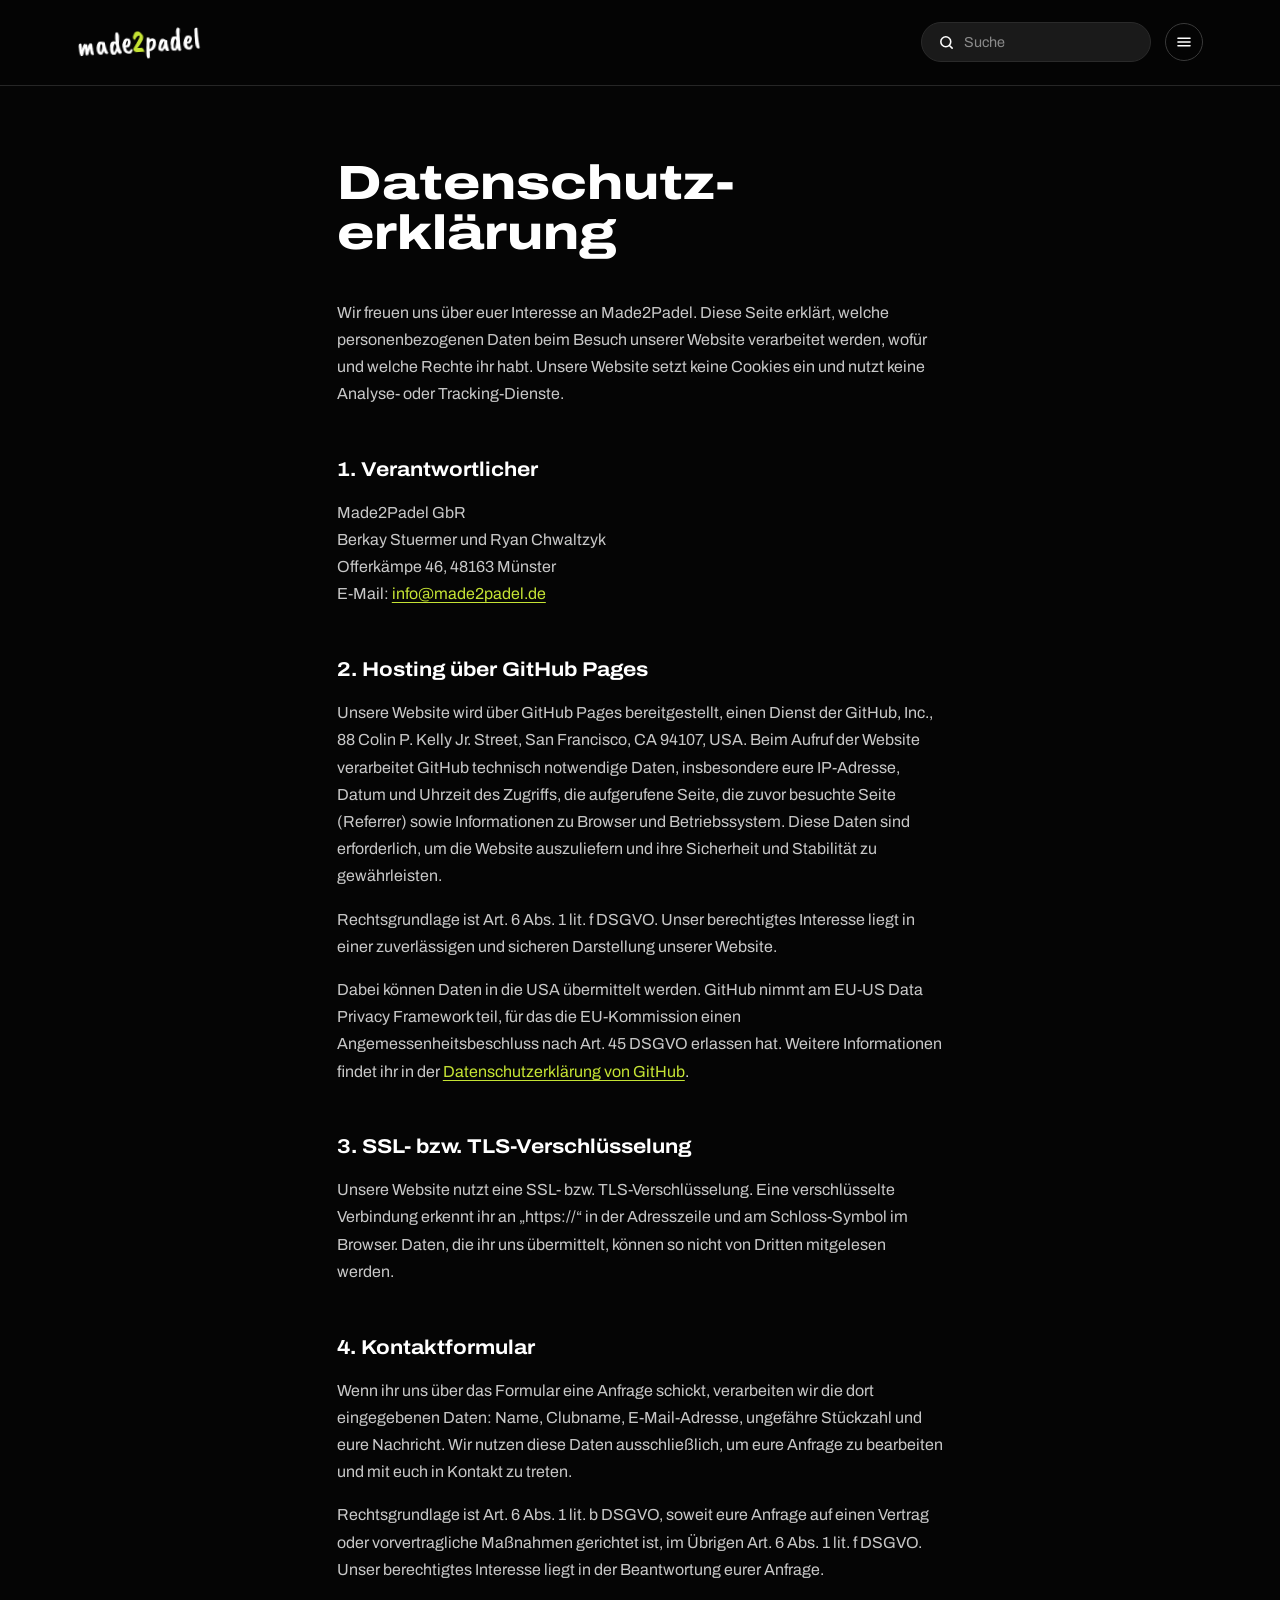
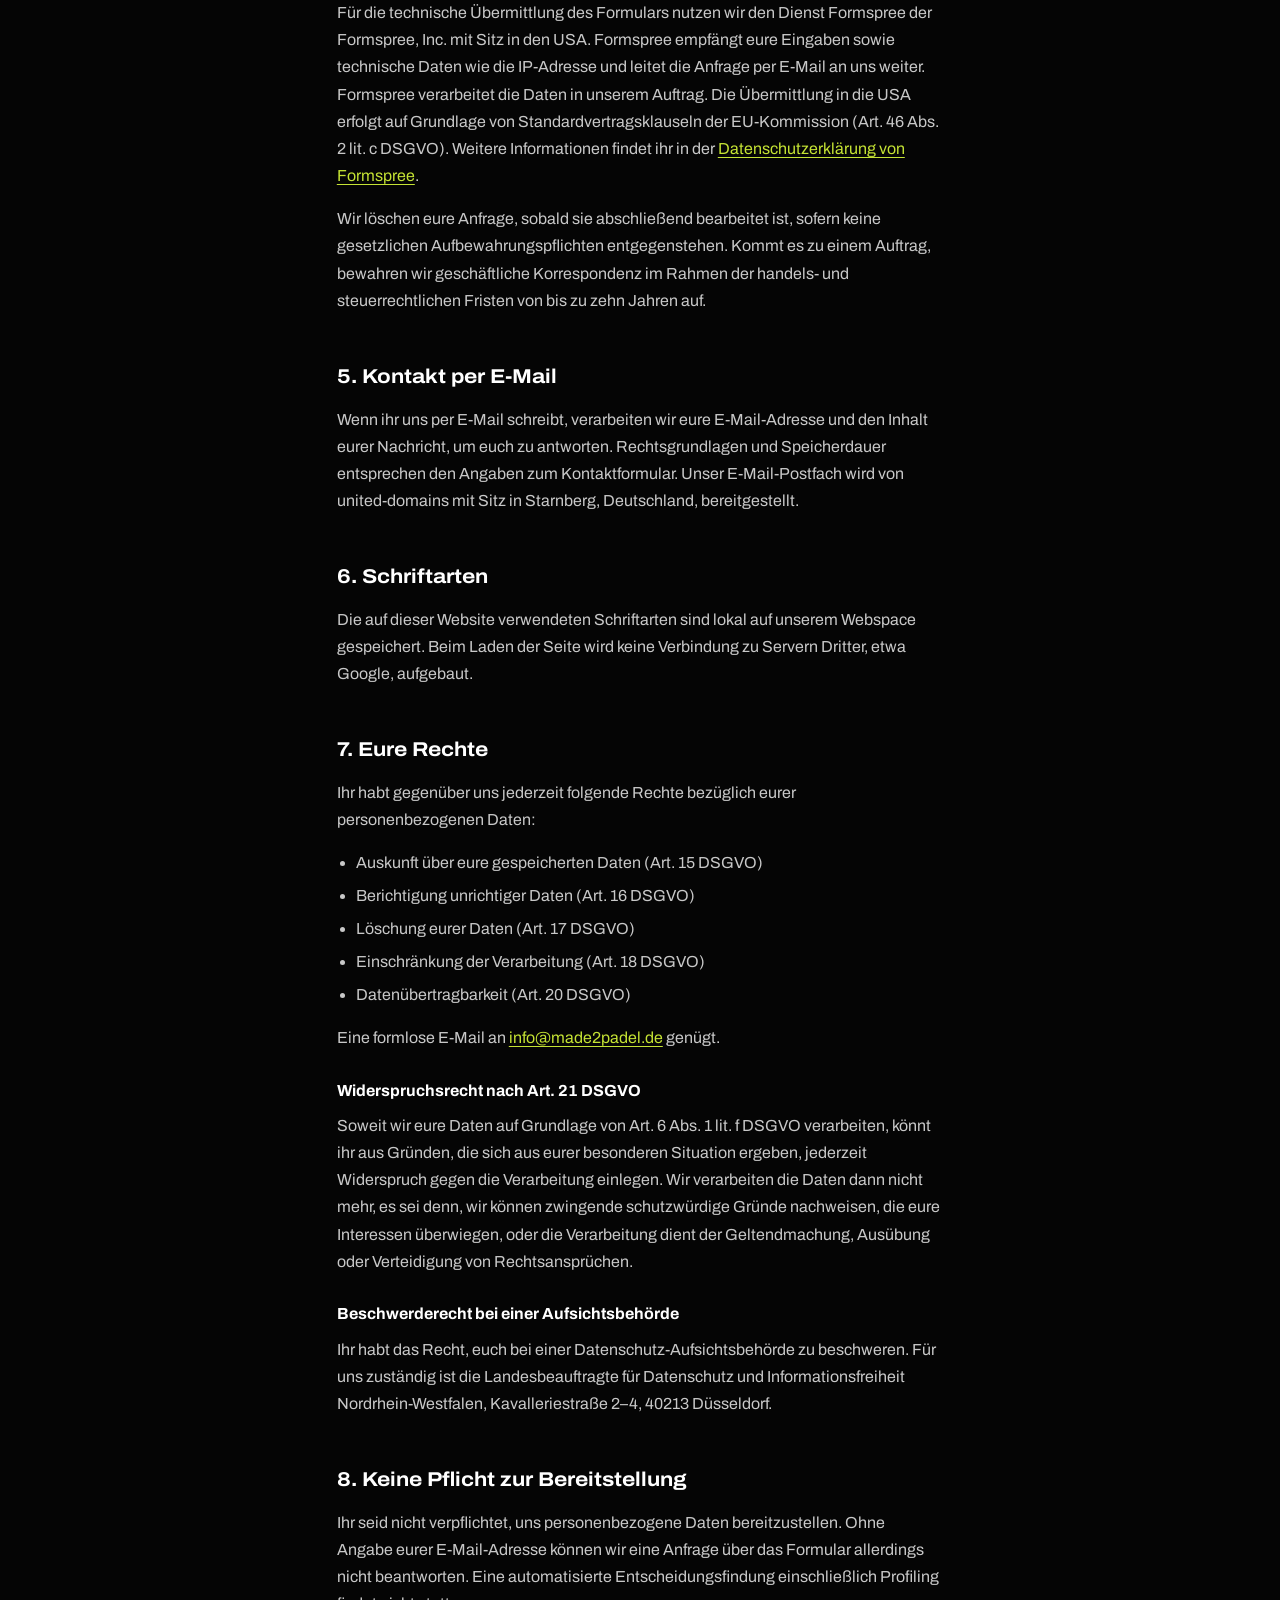
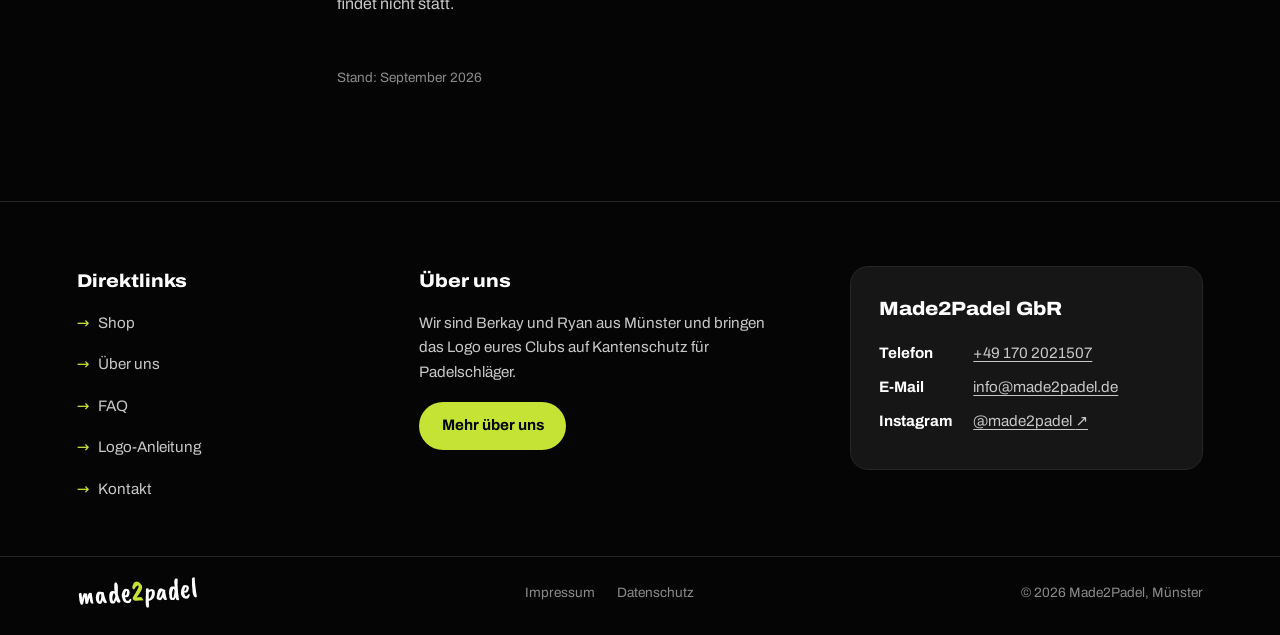
<file: datenschutz.html>
<!DOCTYPE html>
<html lang="de">
<head>
<meta charset="UTF-8">
<meta name="viewport" content="width=device-width, initial-scale=1, viewport-fit=cover">
<meta http-equiv="Content-Security-Policy" content="default-src 'self'; script-src 'self' 'unsafe-inline'; style-src 'self' 'unsafe-inline'; img-src 'self' data:; font-src 'self' data:; connect-src 'self' https://formspree.io; form-action 'self' https://formspree.io; base-uri 'self'; object-src 'none'; upgrade-insecure-requests">
<meta name="referrer" content="strict-origin-when-cross-origin">
<link rel="icon" href="/favicon.ico?v=3" sizes="any">
<link rel="icon" href="/favicon-32.png?v=3" type="image/png" sizes="32x32">
<link rel="icon" href="/favicon-192.png?v=3" type="image/png" sizes="192x192">
<link rel="icon" href="/favicon.svg?v=3" type="image/svg+xml">
<link rel="apple-touch-icon" href="/apple-touch-icon.png?v=3">
<title>Datenschutzerklärung – Made2Padel</title>
<link rel="canonical" href="https://made2padel.de/datenschutz">
<meta name="description" content="Datenschutzerklärung der Made2Padel GbR.">
<meta property="og:type" content="website">
<meta property="og:site_name" content="Made2Padel">
<meta property="og:locale" content="de_DE">
<meta property="og:title" content="Datenschutzerklärung – Made2Padel">
<meta property="og:description" content="Datenschutzerklärung der Made2Padel GbR.">
<meta property="og:url" content="https://made2padel.de/datenschutz">
<meta property="og:image" content="https://made2padel.de/img/og-made2padel.jpg?v=3">
<meta property="og:image:width" content="1200">
<meta property="og:image:height" content="630">
<meta property="og:image:alt" content="made2padel – Kantenschutz mit eurem Club-Logo">
<meta name="twitter:card" content="summary_large_image">
<link rel="stylesheet" href="fonts.css">
<style>
:root { --black:#050505; --panel:#161616; --line:#262626; --lime:#C5E334; --white:#fff; --gray:#8A8A8A; --gray-l:#C8C8C8;
  color-scheme: dark; box-sizing: border-box;
  padding-top: env(safe-area-inset-top, 0px); padding-bottom: env(safe-area-inset-bottom, 0px); }
*, *::before, *::after { box-sizing: border-box; margin: 0; padding: 0; }
body { font-family: 'Archivo', system-ui, -apple-system, 'Segoe UI', sans-serif; background: var(--black); color: var(--gray-l); line-height: 1.7; }
a { color: var(--lime); text-underline-offset: 3px; }
a:focus-visible { outline: 2px solid var(--lime); outline-offset: 3px; }
.top { position: sticky; top: env(safe-area-inset-top, 0px); z-index: 50; background: rgba(5,5,5,.92); backdrop-filter: blur(10px); display: flex; align-items: center; justify-content: space-between; padding: 1.4rem 6vw; border-bottom: 1px solid var(--line); }
.wordmark { font-family: 'Caveat Brush', 'Brush Script MT', cursive; font-size: 1.9rem; line-height: 1; color: var(--white); text-decoration: none; display: inline-block; transform: rotate(-4deg); }
.wordmark span { color: var(--lime); }
.back { font-size: .9rem; color: var(--gray-l); text-decoration: none; }
.back:hover { color: var(--lime); }
main { max-width: 760px; padding: 4.5rem 6vw 6rem; margin: 0 auto; }
h1 { font-stretch: 125%; font-weight: 800; font-size: clamp(2rem, 5vw, 3rem); color: var(--white); line-height: 1.05; margin-bottom: 2.5rem; }
h2 { font-stretch: 112%; font-weight: 700; font-size: 1.25rem; color: var(--white); margin: 2.8rem 0 .8rem; }
h3 { font-weight: 700; font-size: 1rem; color: var(--white); margin: 1.6rem 0 .5rem; }
p, ul { margin-bottom: 1rem; }
ul { padding-left: 1.2rem; }
li { margin-bottom: .35rem; }
.ph { background: rgba(197,227,52,.18); color: var(--lime); border: 1px dashed var(--lime); padding: 0 .35rem; border-radius: 4px; }
.stand { margin-top: 3rem; font-size: .85rem; color: var(--gray); }
footer { border-top: 1px solid var(--line); padding: 2rem 6vw; display: flex; gap: 1.5rem; flex-wrap: wrap; font-size: .85rem; }
footer a { color: var(--gray-l); }

.nav-right { display: flex; align-items: center; gap: .9rem; }
.menu { position: relative; }
.menu-btn { display: inline-flex; align-items: center; gap: .4rem; background: none; cursor: pointer; border: 1px solid #3a3a3a; color: var(--white); font-family: inherit; font-size: .85rem; font-weight: 600; padding: .55rem 1rem; border-radius: 999px; transition: border-color .2s, color .2s; white-space: nowrap; }
.menu-btn:hover, .menu-btn[aria-expanded="true"] { border-color: var(--lime); color: var(--lime); }
.menu-btn svg { width: 16px; height: 16px; fill: none; stroke: currentColor; stroke-width: 2.2; stroke-linecap: round; stroke-linejoin: round; transition: transform .3s; }
.menu-btn[aria-expanded="true"] svg { transform: rotate(180deg); }
.menu-list { list-style: none; position: absolute; right: 0; top: calc(100% + .7rem); width: 280px; z-index: 60;
  background: #101010; border: 1px solid var(--line); border-radius: 16px; padding: .5rem; box-shadow: 0 20px 50px rgba(0,0,0,.5);
  opacity: 0; visibility: hidden; transform: translateY(-8px) scale(.98); transform-origin: top right;
  transition: opacity .25s, transform .3s cubic-bezier(.16,1,.3,1), visibility 0s .3s; }
.menu.open .menu-list { opacity: 1; visibility: visible; transform: none; transition: opacity .25s, transform .3s cubic-bezier(.16,1,.3,1), visibility 0s; }
.menu-list li { opacity: 0; transform: translateX(8px); transition: opacity .3s, transform .3s; }
.menu.open .menu-list li { opacity: 1; transform: none; }
.menu.open .menu-list li:nth-child(2) { transition-delay: .03s; } .menu.open .menu-list li:nth-child(3) { transition-delay: .06s; }
.menu.open .menu-list li:nth-child(4) { transition-delay: .09s; } .menu.open .menu-list li:nth-child(5) { transition-delay: .12s; }
.menu-list a { display: flex; flex-direction: column; gap: .1rem; padding: .7rem .9rem; border-radius: 10px; text-decoration: none; color: var(--white); position: relative; transition: background .2s; }
.menu-list a::before { content: ''; position: absolute; left: 0; top: 25%; bottom: 25%; width: 3px; border-radius: 3px; background: var(--lime); transform: scaleY(0); transition: transform .25s; }
.menu-list a:hover, .menu-list a:focus-visible { background: #1f1f1f; }
.menu-list a:hover::before, .menu-list a:focus-visible::before, .menu-list a[aria-current="page"]::before { transform: scaleY(1); }
.menu-list a[aria-current="page"] .mi { color: var(--lime); }
.mi { font-weight: 700; font-size: .95rem; }
.md { font-size: .8rem; color: var(--gray); }
@media (max-width: 600px) {
  .nav-right { gap: .5rem; }
  .menu-btn { font-size: .78rem; padding: .5rem .8rem; }
  .menu-list { position: fixed; left: 4vw; right: 4vw; width: auto; }
}

/* ---------- Social-Link im Footer ---------- */
.social-link { display: inline-flex; align-items: center; gap: .3rem; color: var(--lime) !important; font-weight: 600; text-decoration: none; }
.social-link:hover { text-decoration: underline; }
.sr { position: absolute; width: 1px; height: 1px; overflow: hidden; clip: rect(0 0 0 0); white-space: nowrap; }
/* ---------- Menü-Button als Symbol ---------- */
.menu-btn { width: 38px; height: 38px; padding: 0 !important; gap: 0; justify-content: center; border-radius: 50%; }
.menu-btn svg { width: 18px; height: 18px; }
.menu-btn[aria-expanded="true"] svg { transform: none; }
@media (max-width: 860px) { .menu-btn { width: 34px; height: 34px; } .menu-btn svg { width: 16px; height: 16px; } }
/* ---------- Footer (auf allen Seiten gleich) ---------- */
footer.site-footer { display: block; border-top: 1px solid #262626; padding: 64px 6vw 28px; font-size: .95rem; background: transparent; }
footer.site-footer .ft-grid { display: grid; grid-template-columns: 1fr 1.3fr 1.2fr; gap: 48px; align-items: start; max-width: 1200px; margin: 0 auto; }
footer.site-footer .ft-h { font-stretch: 112%; font-weight: 800; font-size: 1.15rem; margin: 0 0 14px; color: #fff; }
footer.site-footer .ft-links { list-style: none; margin: 0; padding: 0; display: grid; gap: 10px; }
footer.site-footer .ft-links a { color: #C8C8C8; text-decoration: none; display: inline-flex; align-items: center; gap: .5rem; }
footer.site-footer .ft-links a::before { content: '→'; color: #C5E334; transition: transform .2s; }
footer.site-footer .ft-links a:hover { color: #fff; }
footer.site-footer .ft-links a:hover::before { transform: translateX(3px); }
footer.site-footer .ft-text { color: #C8C8C8; line-height: 1.6; margin: 0 0 18px; max-width: 40ch; }
footer.site-footer .ft-btn { display: inline-block; background: #C5E334; color: #050505; font-weight: 700; text-decoration: none; padding: .7rem 1.4rem; border-radius: 999px; transition: background .2s; }
footer.site-footer .ft-btn:hover { background: #fff; }
footer.site-footer .ft-card { background: #161616; border: 1px solid #262626; border-radius: 18px; padding: 26px 28px; }
footer.site-footer .ft-name { font-stretch: 112%; font-weight: 800; font-size: 1.2rem; margin: 0 0 16px; color: #fff; }
footer.site-footer .ft-line { margin: 0 0 8px; color: #C8C8C8; display: flex; flex-wrap: wrap; gap: .4rem; }
footer.site-footer .ft-line > span { font-weight: 700; color: #fff; min-width: 5.5rem; }
footer.site-footer .ft-line a { color: #C8C8C8; text-decoration: underline; text-underline-offset: 3px; overflow-wrap: anywhere; }
footer.site-footer .ft-line a:hover { color: #C5E334; }
footer.site-footer .ft-bottom { position: relative; max-width: 1200px; margin: 48px auto 0; padding-top: 22px; display: flex; align-items: center; justify-content: space-between; gap: 14px 28px; flex-wrap: wrap; }
footer.site-footer { overflow: hidden; }
footer.site-footer .ft-bottom::before { content: ''; position: absolute; top: 0; left: 50%; width: 100vw; transform: translateX(-50%); border-top: 1px solid #262626; }
footer.site-footer .ft-mark { font-family: 'Caveat Brush', 'Brush Script MT', cursive; font-size: 1.8rem; line-height: 1; color: #fff; text-decoration: none; display: inline-block; transform: rotate(-4deg); }
footer.site-footer .ft-mark span { color: #C5E334; }
footer.site-footer .ft-legal { display: flex; gap: 1.4rem; flex-wrap: wrap; font-size: .85rem; }
footer.site-footer .ft-legal a { color: #8A8A8A; text-decoration: none; }
footer.site-footer .ft-legal a:hover { color: #fff; }
footer.site-footer .ft-copy { margin: 0; color: #8A8A8A; font-size: .85rem; }
footer.site-footer .sr { position: absolute; width: 1px; height: 1px; overflow: hidden; clip: rect(0 0 0 0); white-space: nowrap; }
@media (max-width: 900px) { footer.site-footer .ft-grid { grid-template-columns: 1fr 1fr; } footer.site-footer .ft-card { grid-column: 1 / -1; } }
@media (max-width: 560px) { footer.site-footer { padding-top: 48px; } footer.site-footer .ft-grid { grid-template-columns: 1fr; gap: 36px; } footer.site-footer .ft-bottom { flex-direction: column; align-items: flex-start; } }
</style>
</head>
<body>
<header class="top">
  <a href="/" class="wordmark" aria-label="Made2Padel Startseite">made<span>2</span>padel</a>
  <div class="nav-right"><button class="search-btn" id="searchBtn" type="button" aria-label="Suche öffnen" aria-expanded="false"><svg viewBox="0 0 24 24" fill="none" stroke="currentColor" stroke-width="2.2" stroke-linecap="round" aria-hidden="true"><circle cx="11" cy="11" r="7"/><path d="M20 20l-3.5-3.5"/></svg><span class="sb-label">Suche</span></button><div class="menu" id="menu">
      <button class="menu-btn" id="menuBtn" aria-expanded="false" aria-controls="menuList" aria-label="Menü öffnen"><svg viewBox="0 0 24 24" aria-hidden="true"><path d="M4 7h16M4 12h16M4 17h16"/></svg></button>
      <ul class="menu-list" id="menuList" role="list"><li><a href="/"><span class="mi">Startseite</span><span class="md">Zurück zum Anfang</span></a></li><li><a href="/shop"><span class="mi">Shop</span><span class="md">Zubehör mit eurem Logo</span></a></li><li><a href="/ueber-uns"><span class="mi">Über uns</span><span class="md">Wer hinter Made2Padel steckt</span></a></li><li><a href="/faq"><span class="mi">FAQ</span><span class="md">Häufige Fragen</span></a></li><li><a href="/logo-anleitung"><span class="mi">Logo-Anleitung</span><span class="md">So schickt ihr uns euer Logo</span></a></li></ul>
    </div></div>
</header>
<main>
<h1>Datenschutz&shy;erklärung</h1>

<p>Wir freuen uns über euer Interesse an Made2Padel. Diese Seite erklärt, welche personenbezogenen Daten beim Besuch unserer Website verarbeitet werden, wofür und welche Rechte ihr habt. Unsere Website setzt keine Cookies ein und nutzt keine Analyse- oder Tracking-Dienste.</p>

<h2>1. Verantwortlicher</h2>
<p>Made2Padel GbR<br>
Berkay Stuermer und Ryan Chwaltzyk<br>
Offerkämpe 46, 48163 Münster<br>
E-Mail: <a href="mailto:info@made2padel.de">info@made2padel.de</a></p>

<h2>2. Hosting über GitHub Pages</h2>
<p>Unsere Website wird über GitHub Pages bereitgestellt, einen Dienst der GitHub, Inc., 88 Colin P. Kelly Jr. Street, San Francisco, CA 94107, USA. Beim Aufruf der Website verarbeitet GitHub technisch notwendige Daten, insbesondere eure IP-Adresse, Datum und Uhrzeit des Zugriffs, die aufgerufene Seite, die zuvor besuchte Seite (Referrer) sowie Informationen zu Browser und Betriebssystem. Diese Daten sind erforderlich, um die Website auszuliefern und ihre Sicherheit und Stabilität zu gewährleisten.</p>
<p>Rechtsgrundlage ist Art. 6 Abs. 1 lit. f DSGVO. Unser berechtigtes Interesse liegt in einer zuverlässigen und sicheren Darstellung unserer Website.</p>
<p>Dabei können Daten in die USA übermittelt werden. GitHub nimmt am EU-US Data Privacy Framework teil, für das die EU-Kommission einen Angemessenheitsbeschluss nach Art. 45 DSGVO erlassen hat. Weitere Informationen findet ihr in der <a href="https://docs.github.com/de/site-policy/privacy-policies/github-general-privacy-statement" rel="noopener">Datenschutzerklärung von GitHub</a>.</p>

<h2>3. SSL- bzw. TLS-Verschlüsselung</h2>
<p>Unsere Website nutzt eine SSL- bzw. TLS-Verschlüsselung. Eine verschlüsselte Verbindung erkennt ihr an „https://“ in der Adresszeile und am Schloss-Symbol im Browser. Daten, die ihr uns übermittelt, können so nicht von Dritten mitgelesen werden.</p>

<h2>4. Kontaktformular</h2>
<p>Wenn ihr uns über das Formular eine Anfrage schickt, verarbeiten wir die dort eingegebenen Daten: Name, Clubname, E-Mail-Adresse, ungefähre Stückzahl und eure Nachricht. Wir nutzen diese Daten ausschließlich, um eure Anfrage zu bearbeiten und mit euch in Kontakt zu treten.</p>
<p>Rechtsgrundlage ist Art. 6 Abs. 1 lit. b DSGVO, soweit eure Anfrage auf einen Vertrag oder vorvertragliche Maßnahmen gerichtet ist, im Übrigen Art. 6 Abs. 1 lit. f DSGVO. Unser berechtigtes Interesse liegt in der Beantwortung eurer Anfrage.</p>
<p>Für die technische Übermittlung des Formulars nutzen wir den Dienst Formspree der Formspree, Inc. mit Sitz in den USA. Formspree empfängt eure Eingaben sowie technische Daten wie die IP-Adresse und leitet die Anfrage per E-Mail an uns weiter. Formspree verarbeitet die Daten in unserem Auftrag. Die Übermittlung in die USA erfolgt auf Grundlage von Standardvertragsklauseln der EU-Kommission (Art. 46 Abs. 2 lit. c DSGVO). Weitere Informationen findet ihr in der <a href="https://formspree.io/legal/privacy-policy/" rel="noopener">Datenschutzerklärung von Formspree</a>.</p>
<p>Wir löschen eure Anfrage, sobald sie abschließend bearbeitet ist, sofern keine gesetzlichen Aufbewahrungspflichten entgegenstehen. Kommt es zu einem Auftrag, bewahren wir geschäftliche Korrespondenz im Rahmen der handels- und steuerrechtlichen Fristen von bis zu zehn Jahren auf.</p>

<h2>5. Kontakt per E-Mail</h2>
<p>Wenn ihr uns per E-Mail schreibt, verarbeiten wir eure E-Mail-Adresse und den Inhalt eurer Nachricht, um euch zu antworten. Rechtsgrundlagen und Speicherdauer entsprechen den Angaben zum Kontaktformular. Unser E-Mail-Postfach wird von united-domains mit Sitz in Starnberg, Deutschland, bereitgestellt.</p>

<h2>6. Schriftarten</h2>
<p>Die auf dieser Website verwendeten Schriftarten sind lokal auf unserem Webspace gespeichert. Beim Laden der Seite wird keine Verbindung zu Servern Dritter, etwa Google, aufgebaut.</p>

<h2>7. Eure Rechte</h2>
<p>Ihr habt gegenüber uns jederzeit folgende Rechte bezüglich eurer personenbezogenen Daten:</p>
<ul>
<li>Auskunft über eure gespeicherten Daten (Art. 15 DSGVO)</li>
<li>Berichtigung unrichtiger Daten (Art. 16 DSGVO)</li>
<li>Löschung eurer Daten (Art. 17 DSGVO)</li>
<li>Einschränkung der Verarbeitung (Art. 18 DSGVO)</li>
<li>Datenübertragbarkeit (Art. 20 DSGVO)</li>
</ul>
<p>Eine formlose E-Mail an <a href="mailto:info@made2padel.de">info@made2padel.de</a> genügt.</p>

<h3>Widerspruchsrecht nach Art. 21 DSGVO</h3>
<p>Soweit wir eure Daten auf Grundlage von Art. 6 Abs. 1 lit. f DSGVO verarbeiten, könnt ihr aus Gründen, die sich aus eurer besonderen Situation ergeben, jederzeit Widerspruch gegen die Verarbeitung einlegen. Wir verarbeiten die Daten dann nicht mehr, es sei denn, wir können zwingende schutzwürdige Gründe nachweisen, die eure Interessen überwiegen, oder die Verarbeitung dient der Geltendmachung, Ausübung oder Verteidigung von Rechtsansprüchen.</p>

<h3>Beschwerderecht bei einer Aufsichtsbehörde</h3>
<p>Ihr habt das Recht, euch bei einer Datenschutz-Aufsichtsbehörde zu beschweren. Für uns zuständig ist die Landesbeauftragte für Datenschutz und Informationsfreiheit Nordrhein-Westfalen, Kavalleriestraße 2–4, 40213 Düsseldorf.</p>

<h2>8. Keine Pflicht zur Bereitstellung</h2>
<p>Ihr seid nicht verpflichtet, uns personenbezogene Daten bereitzustellen. Ohne Angabe eurer E-Mail-Adresse können wir eine Anfrage über das Formular allerdings nicht beantworten. Eine automatisierte Entscheidungsfindung einschließlich Profiling findet nicht statt.</p>

<p class="stand">Stand: September 2026</p>

</main>
<footer class="site-footer">
  <div class="ft-grid">
    <div class="ft-col" role="navigation" aria-label="Direktlinks">
      <h2 class="ft-h">Direktlinks</h2>
      <ul class="ft-links">
        <li><a href="/shop">Shop</a></li>
        <li><a href="/ueber-uns">Über uns</a></li>
        <li><a href="/faq">FAQ</a></li>
        <li><a href="/logo-anleitung">Logo-Anleitung</a></li>
        <li><a href="/#kontakt">Kontakt</a></li>
      </ul>
    </div>
    <div class="ft-col">
      <h2 class="ft-h">Über uns</h2>
      <p class="ft-text">Wir sind Berkay und Ryan aus Münster und bringen das Logo eures Clubs auf Kantenschutz für Padelschläger.</p>
      <a class="ft-btn" href="/ueber-uns">Mehr über uns</a>
    </div>
    <div class="ft-card">
      <p class="ft-name">Made2Padel GbR</p>
      <p class="ft-line"><span>Telefon</span> <a href="tel:+491702021507">+49 170 2021507</a></p>
      <p class="ft-line"><span>E-Mail</span> <a href="mailto:info@made2padel.de">info@made2padel.de</a></p>
      <p class="ft-line"><span>Instagram</span> <a href="https://www.instagram.com/made2padel/" target="_blank" rel="noopener">@made2padel <span aria-hidden="true">↗</span><span class="sr">(öffnet in neuem Tab)</span></a></p>
    </div>
  </div>
  <div class="ft-bottom">
    <a href="/" class="ft-mark" aria-label="Made2Padel Startseite">made<span>2</span>padel</a>
    <div class="ft-legal"><a href="/impressum">Impressum</a><a href="/datenschutz">Datenschutz</a></div>
    <p class="ft-copy">© 2026 Made2Padel, Münster</p>
  </div>
</footer>
<script>
(function(){
  const menu = document.getElementById('menu'), btn = document.getElementById('menuBtn'), list = document.getElementById('menuList');
  if (!menu) return;
  const place = () => { if (window.matchMedia('(max-width: 600px)').matches) { const h = menu.closest('header, nav'); list.style.top = (h ? h.getBoundingClientRect().bottom : 70) + 8 + 'px'; } else { list.style.top = ''; } };
  const set = open => { if (open) place(); menu.classList.toggle('open', open); btn.setAttribute('aria-expanded', open); };
  btn.addEventListener('click', e => { e.stopPropagation(); set(!menu.classList.contains('open')); });
  document.addEventListener('click', e => { if (!menu.contains(e.target)) set(false); });
  document.addEventListener('keydown', e => { if (e.key === 'Escape' && menu.classList.contains('open')) { set(false); btn.focus(); } });
  menu.addEventListener('focusout', e => { if (!menu.contains(e.relatedTarget)) set(false); });
  window.addEventListener('resize', () => set(false));
})();
</script>
<script src="/search.js?v=4" defer></script>
<script src="/site.js?v=4" defer></script>
</body>
</html>
</file>
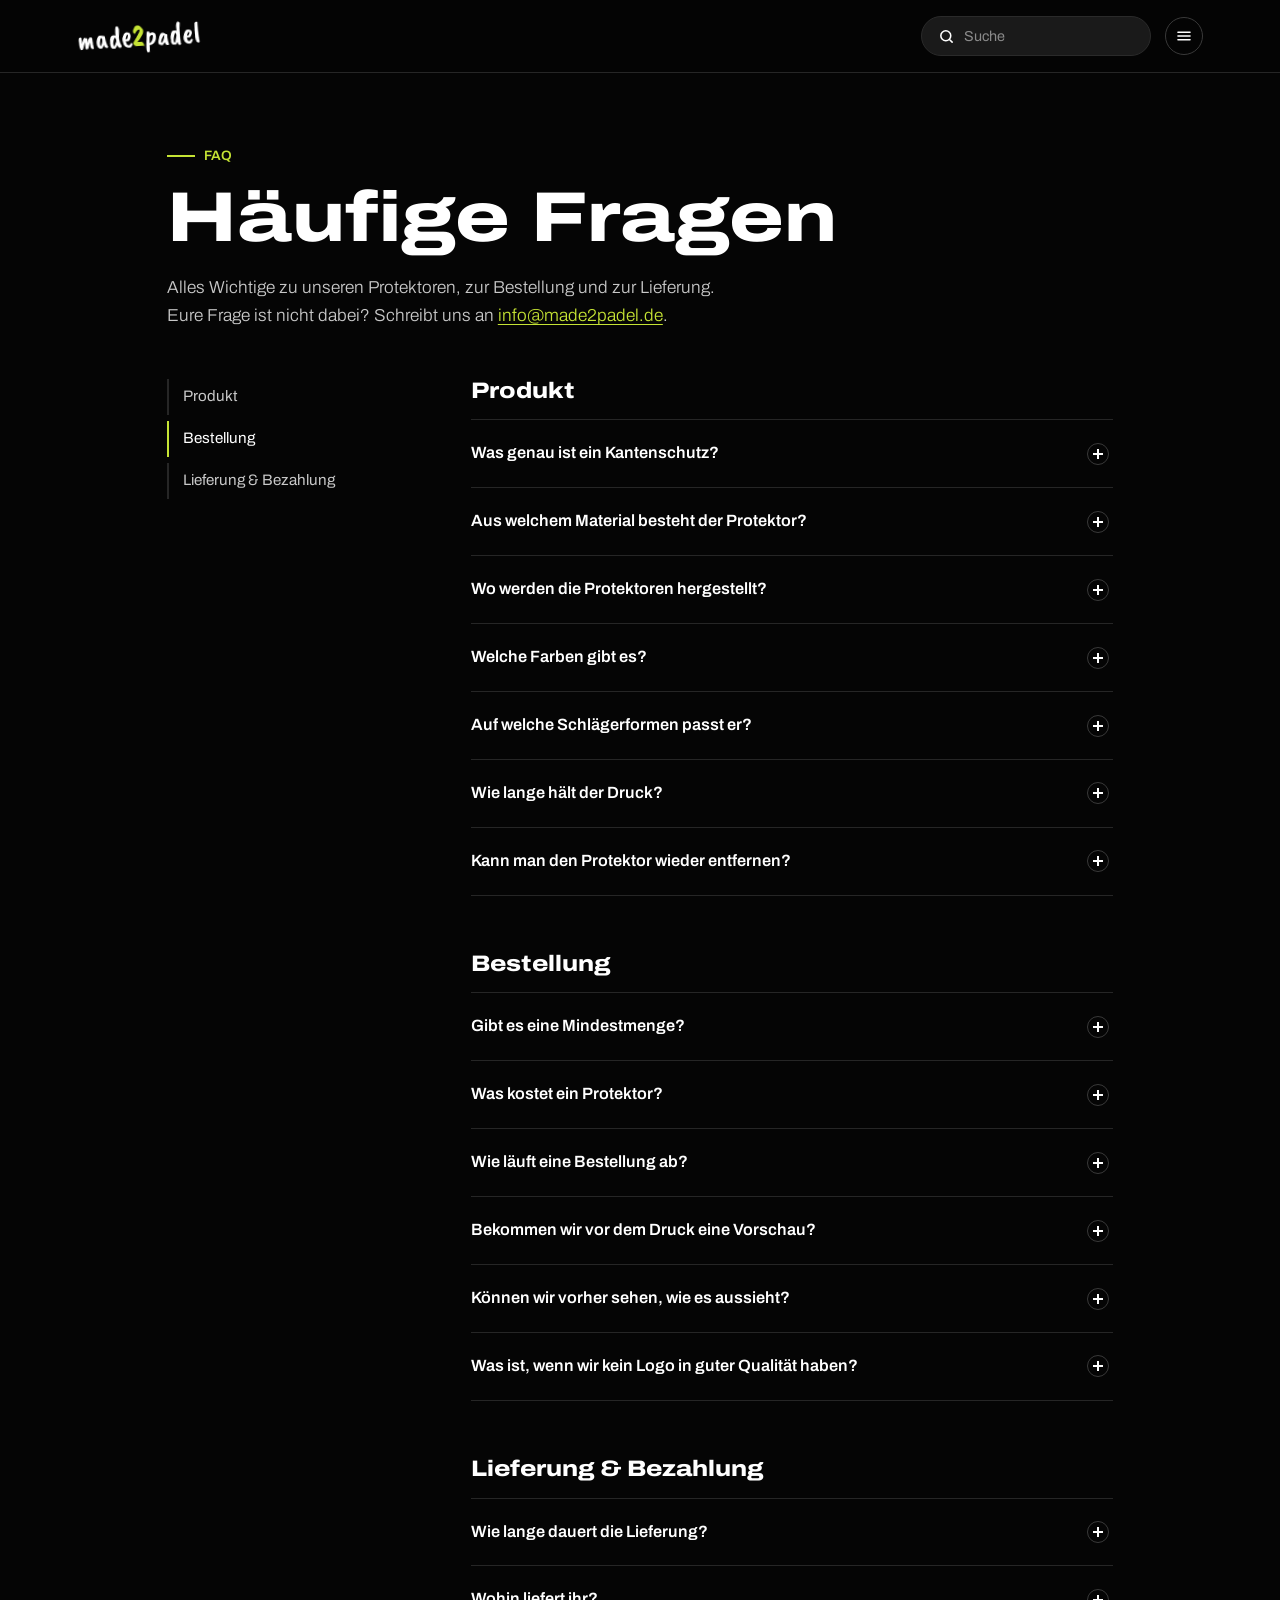
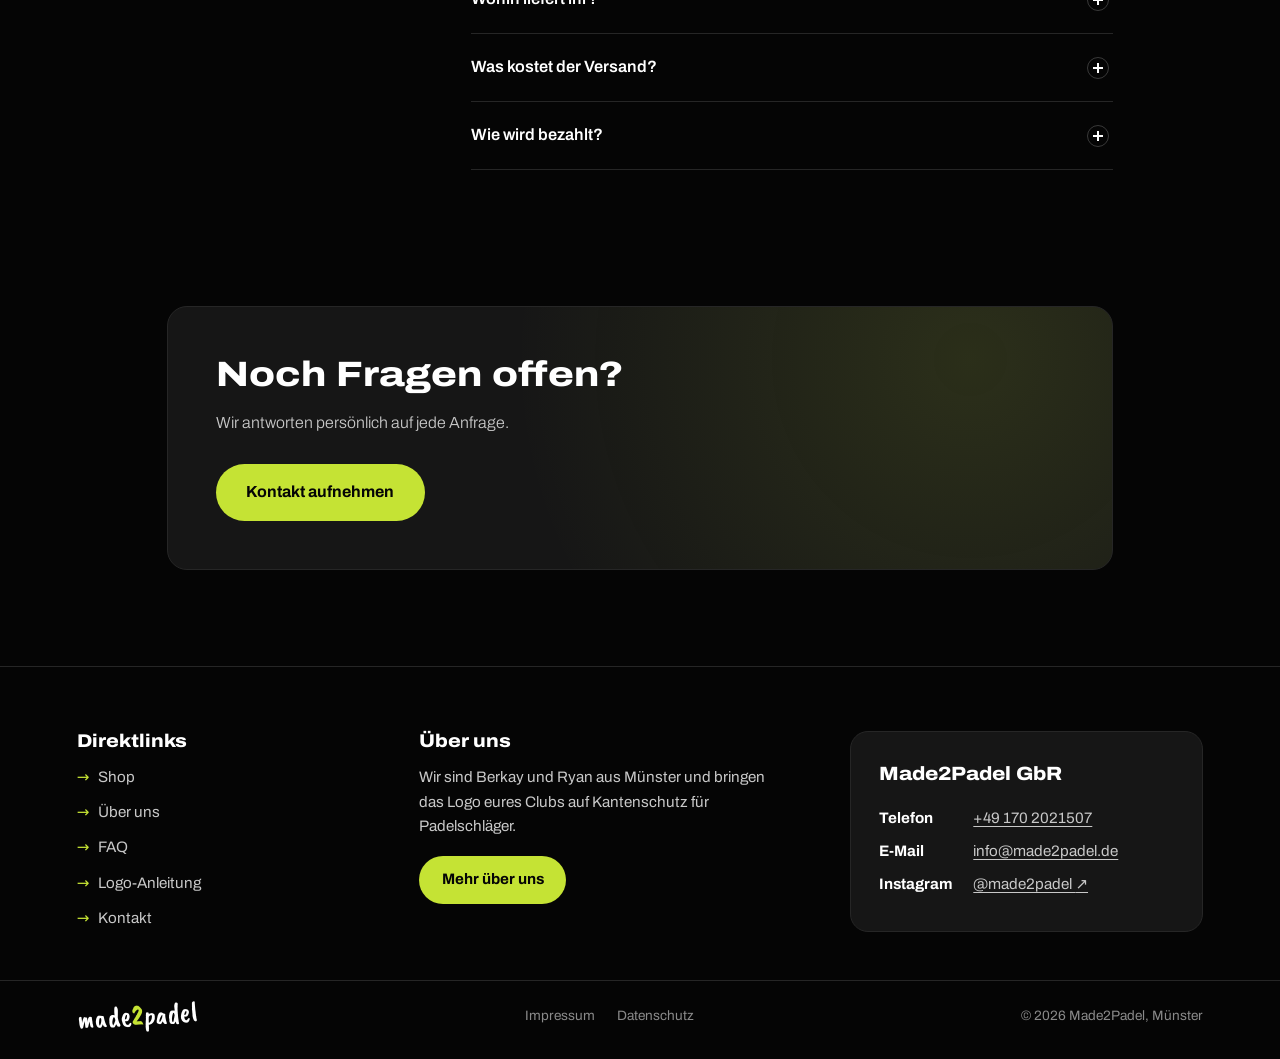
<file: faq.html>
<!DOCTYPE html>
<html lang="de">
<head>
<meta charset="UTF-8">
<meta name="viewport" content="width=device-width, initial-scale=1, viewport-fit=cover">
<meta http-equiv="Content-Security-Policy" content="default-src 'self'; script-src 'self' 'unsafe-inline'; style-src 'self' 'unsafe-inline'; img-src 'self' data:; font-src 'self' data:; connect-src 'self' https://formspree.io; form-action 'self' https://formspree.io; base-uri 'self'; object-src 'none'; upgrade-insecure-requests">
<meta name="referrer" content="strict-origin-when-cross-origin">
<link rel="icon" href="/favicon.ico?v=3" sizes="any">
<link rel="icon" href="/favicon-32.png?v=3" type="image/png" sizes="32x32">
<link rel="icon" href="/favicon-192.png?v=3" type="image/png" sizes="192x192">
<link rel="icon" href="/favicon.svg?v=3" type="image/svg+xml">
<link rel="apple-touch-icon" href="/apple-touch-icon.png?v=3">
<title>Häufige Fragen – Made2Padel</title>
<link rel="canonical" href="https://made2padel.de/faq">
<meta name="description" content="Häufige Fragen zu Kantenschutz mit Club-Logo: Material, Mindestmenge, Vorschau, Lieferzeit, Versand und Bezahlung.">
<meta property="og:type" content="website">
<meta property="og:site_name" content="Made2Padel">
<meta property="og:locale" content="de_DE">
<meta property="og:title" content="Häufige Fragen – Made2Padel">
<meta property="og:description" content="Häufige Fragen zu Kantenschutz mit Club-Logo: Material, Mindestmenge, Vorschau, Lieferzeit, Versand und Bezahlung.">
<meta property="og:url" content="https://made2padel.de/faq">
<meta property="og:image" content="https://made2padel.de/img/og-made2padel.jpg?v=3">
<meta property="og:image:width" content="1200">
<meta property="og:image:height" content="630">
<meta property="og:image:alt" content="made2padel – Kantenschutz mit eurem Club-Logo">
<meta name="twitter:card" content="summary_large_image">
<link rel="stylesheet" href="fonts.css">
<style>
:root { --black:#050505; --panel:#161616; --panel-2:#1e1e1e; --line:#262626; --lime:#C5E334; --white:#fff; --gray:#8A8A8A; --gray-l:#C8C8C8;
  color-scheme: dark; box-sizing: border-box;
  padding-top: env(safe-area-inset-top, 0px); padding-bottom: env(safe-area-inset-bottom, 0px); }
*, *::before, *::after { box-sizing: border-box; margin: 0; padding: 0; }
body { font-family: 'Archivo', system-ui, -apple-system, 'Segoe UI', sans-serif; background: var(--black); color: var(--white); line-height: 1.65; }
a { color: var(--lime); text-underline-offset: 3px; }
:focus-visible { outline: 2px solid var(--lime); outline-offset: 3px; }
.top { position: sticky; top: env(safe-area-inset-top, 0px); z-index: 50; display: flex; align-items: center; justify-content: space-between; gap: 1rem; padding: 1rem 6vw; background: rgba(5,5,5,.9); backdrop-filter: blur(10px); border-bottom: 1px solid var(--line); }
.wordmark { font-family: 'Caveat Brush', 'Brush Script MT', cursive; font-size: 1.9rem; line-height: 1; color: var(--white); text-decoration: none; display: inline-block; transform: rotate(-4deg); }
.wordmark span { color: var(--lime); }
.top a.back { font-size: .9rem; color: var(--gray-l); text-decoration: none; }
.top a.back:hover { color: var(--lime); }
.wrap { padding: 4.5rem 6vw 6rem; max-width: 1100px; margin: 0 auto; }
.kicker { font-size: .85rem; color: var(--lime); font-weight: 600; margin-bottom: 1rem; display: flex; align-items: center; gap: .6rem; }
.kicker::before { content: ''; width: 28px; height: 2px; background: var(--lime); }
h1 { font-stretch: 125%; font-weight: 800; font-size: clamp(2.2rem, 6vw, 4.4rem); line-height: 1; margin-bottom: 1.25rem; }
h2 { font-stretch: 118%; font-weight: 800; font-size: clamp(1.5rem, 3.2vw, 2.2rem); line-height: 1.1; margin-bottom: 1rem; }
h3 { font-stretch: 110%; font-weight: 700; font-size: 1.15rem; margin-bottom: .4rem; }
.lead { color: var(--gray-l); font-weight: 300; font-size: 1.08rem; max-width: 58ch; }
p.muted { color: var(--gray); font-weight: 300; }
section { margin-top: 5rem; }
.ph { background: rgba(197,227,52,.16); color: var(--lime); border: 1px dashed var(--lime); padding: 0 .35rem; border-radius: 4px; }
.btn { display: inline-block; background: var(--lime); color: var(--black); text-decoration: none; font-weight: 700; padding: .95rem 1.9rem; border-radius: 999px; transition: background .2s, transform .2s; }
.btn:hover { background: var(--white); transform: translateY(-2px); }
.btn-line { display: inline-block; color: var(--white); text-decoration: none; font-weight: 600; padding: .95rem 1.9rem; border-radius: 999px; border: 1px solid #3a3a3a; }
.btn-line:hover { border-color: var(--lime); color: var(--lime); }
.cta { margin-top: 5rem; padding: 3rem; border: 1px solid var(--line); border-radius: 20px; background: radial-gradient(circle at 85% 20%, rgba(197,227,52,.12), transparent 55%), var(--panel); }
.cta p { color: var(--gray-l); font-weight: 300; margin: .5rem 0 1.75rem; max-width: 50ch; }
.reveal { opacity: 0; transform: translateY(30px); transition: opacity .8s cubic-bezier(.16,1,.3,1) var(--d,0s), transform .8s cubic-bezier(.16,1,.3,1) var(--d,0s); }
.reveal.in { opacity: 1; transform: none; }
footer { border-top: 1px solid var(--line); padding: 2rem 6vw; display: flex; gap: 1.5rem; flex-wrap: wrap; font-size: .85rem; }
footer a { color: var(--gray-l); }

.faq-layout { display: grid; grid-template-columns: 240px 1fr; gap: 4rem; margin-top: 3rem; align-items: start; }
.toc { position: sticky; top: 100px; list-style: none; display: flex; flex-direction: column; gap: .35rem; }
.toc a { color: var(--gray-l); text-decoration: none; font-size: .95rem; padding: .35rem 0 .35rem .9rem; border-left: 2px solid var(--line); display: block; transition: color .2s, border-color .2s; }
.toc a:hover, .toc a.active { color: var(--white); border-color: var(--lime); }
.group { margin-bottom: 3.5rem; scroll-margin-top: 100px; }
.group h2 { font-size: 1.4rem; margin-bottom: 1rem; }
details { border-bottom: 1px solid var(--line); }
details:first-of-type { border-top: 1px solid var(--line); }
summary { list-style: none; cursor: pointer; padding: 1.25rem 2.5rem 1.25rem 0; position: relative; font-weight: 600; font-size: 1.02rem; }
summary::-webkit-details-marker { display: none; }
summary::after { content: ''; position: absolute; right: .25rem; top: 50%; width: 22px; height: 22px; margin-top: -11px; border-radius: 50%; border: 1px solid #3a3a3a;
  background: linear-gradient(var(--white),var(--white)) center/10px 2px no-repeat, linear-gradient(var(--white),var(--white)) center/2px 10px no-repeat; transition: transform .3s, background-color .3s, border-color .3s; }
details[open] summary::after { transform: rotate(45deg); border-color: var(--lime); background-color: var(--lime);
  background-image: linear-gradient(var(--black),var(--black)), linear-gradient(var(--black),var(--black)); }
summary:hover { color: var(--lime); }
.answer { color: var(--gray-l); font-weight: 300; padding: 0 2.5rem 1.4rem 0; animation: open .4s cubic-bezier(.16,1,.3,1); }
.answer p + p { margin-top: .75rem; }
@keyframes open { from { opacity: 0; transform: translateY(-8px); } }
@media (max-width: 860px) { .faq-layout { grid-template-columns: 1fr; gap: 2rem; } .toc { position: static; flex-direction: row; flex-wrap: wrap; gap: .5rem; } .toc a { border: 1px solid #333; border-radius: 999px; padding: .4rem .9rem; font-size: .85rem; } .cta { padding: 2rem 1.5rem; } }


.nav-right { display: flex; align-items: center; gap: .9rem; }
.menu { position: relative; }
.menu-btn { display: inline-flex; align-items: center; gap: .4rem; background: none; cursor: pointer; border: 1px solid #3a3a3a; color: var(--white); font-family: inherit; font-size: .85rem; font-weight: 600; padding: .55rem 1rem; border-radius: 999px; transition: border-color .2s, color .2s; white-space: nowrap; }
.menu-btn:hover, .menu-btn[aria-expanded="true"] { border-color: var(--lime); color: var(--lime); }
.menu-btn svg { width: 16px; height: 16px; fill: none; stroke: currentColor; stroke-width: 2.2; stroke-linecap: round; stroke-linejoin: round; transition: transform .3s; }
.menu-btn[aria-expanded="true"] svg { transform: rotate(180deg); }
.menu-list { list-style: none; position: absolute; right: 0; top: calc(100% + .7rem); width: 280px; z-index: 60;
  background: #101010; border: 1px solid var(--line); border-radius: 16px; padding: .5rem; box-shadow: 0 20px 50px rgba(0,0,0,.5);
  opacity: 0; visibility: hidden; transform: translateY(-8px) scale(.98); transform-origin: top right;
  transition: opacity .25s, transform .3s cubic-bezier(.16,1,.3,1), visibility 0s .3s; }
.menu.open .menu-list { opacity: 1; visibility: visible; transform: none; transition: opacity .25s, transform .3s cubic-bezier(.16,1,.3,1), visibility 0s; }
.menu-list li { opacity: 0; transform: translateX(8px); transition: opacity .3s, transform .3s; }
.menu.open .menu-list li { opacity: 1; transform: none; }
.menu.open .menu-list li:nth-child(2) { transition-delay: .03s; } .menu.open .menu-list li:nth-child(3) { transition-delay: .06s; }
.menu.open .menu-list li:nth-child(4) { transition-delay: .09s; } .menu.open .menu-list li:nth-child(5) { transition-delay: .12s; }
.menu-list a { display: flex; flex-direction: column; gap: .1rem; padding: .7rem .9rem; border-radius: 10px; text-decoration: none; color: var(--white); position: relative; transition: background .2s; }
.menu-list a::before { content: ''; position: absolute; left: 0; top: 25%; bottom: 25%; width: 3px; border-radius: 3px; background: var(--lime); transform: scaleY(0); transition: transform .25s; }
.menu-list a:hover, .menu-list a:focus-visible { background: #1f1f1f; }
.menu-list a:hover::before, .menu-list a:focus-visible::before, .menu-list a[aria-current="page"]::before { transform: scaleY(1); }
.menu-list a[aria-current="page"] .mi { color: var(--lime); }
.mi { font-weight: 700; font-size: .95rem; }
.md { font-size: .8rem; color: var(--gray); }
@media (max-width: 600px) {
  .nav-right { gap: .5rem; }
  .menu-btn { font-size: .78rem; padding: .5rem .8rem; }
  .menu-list { position: fixed; left: 4vw; right: 4vw; width: auto; }
}

@media (prefers-reduced-motion: reduce) { *, *::before, *::after { animation: none !important; transition: none !important; } .reveal { opacity: 1; transform: none; } }
/* ---------- Social-Link im Footer ---------- */
.social-link { display: inline-flex; align-items: center; gap: .3rem; color: var(--lime) !important; font-weight: 600; text-decoration: none; }
.social-link:hover { text-decoration: underline; }
.sr { position: absolute; width: 1px; height: 1px; overflow: hidden; clip: rect(0 0 0 0); white-space: nowrap; }
/* ---------- Menü-Button als Symbol ---------- */
.menu-btn { width: 38px; height: 38px; padding: 0 !important; gap: 0; justify-content: center; border-radius: 50%; }
.menu-btn svg { width: 18px; height: 18px; }
.menu-btn[aria-expanded="true"] svg { transform: none; }
@media (max-width: 860px) { .menu-btn { width: 34px; height: 34px; } .menu-btn svg { width: 16px; height: 16px; } }
/* ---------- Footer (auf allen Seiten gleich) ---------- */
footer.site-footer { display: block; border-top: 1px solid #262626; padding: 64px 6vw 28px; font-size: .95rem; background: transparent; }
footer.site-footer .ft-grid { display: grid; grid-template-columns: 1fr 1.3fr 1.2fr; gap: 48px; align-items: start; max-width: 1200px; margin: 0 auto; }
footer.site-footer .ft-h { font-stretch: 112%; font-weight: 800; font-size: 1.15rem; margin: 0 0 14px; color: #fff; }
footer.site-footer .ft-links { list-style: none; margin: 0; padding: 0; display: grid; gap: 10px; }
footer.site-footer .ft-links a { color: #C8C8C8; text-decoration: none; display: inline-flex; align-items: center; gap: .5rem; }
footer.site-footer .ft-links a::before { content: '→'; color: #C5E334; transition: transform .2s; }
footer.site-footer .ft-links a:hover { color: #fff; }
footer.site-footer .ft-links a:hover::before { transform: translateX(3px); }
footer.site-footer .ft-text { color: #C8C8C8; line-height: 1.6; margin: 0 0 18px; max-width: 40ch; }
footer.site-footer .ft-btn { display: inline-block; background: #C5E334; color: #050505; font-weight: 700; text-decoration: none; padding: .7rem 1.4rem; border-radius: 999px; transition: background .2s; }
footer.site-footer .ft-btn:hover { background: #fff; }
footer.site-footer .ft-card { background: #161616; border: 1px solid #262626; border-radius: 18px; padding: 26px 28px; }
footer.site-footer .ft-name { font-stretch: 112%; font-weight: 800; font-size: 1.2rem; margin: 0 0 16px; color: #fff; }
footer.site-footer .ft-line { margin: 0 0 8px; color: #C8C8C8; display: flex; flex-wrap: wrap; gap: .4rem; }
footer.site-footer .ft-line > span { font-weight: 700; color: #fff; min-width: 5.5rem; }
footer.site-footer .ft-line a { color: #C8C8C8; text-decoration: underline; text-underline-offset: 3px; overflow-wrap: anywhere; }
footer.site-footer .ft-line a:hover { color: #C5E334; }
footer.site-footer .ft-bottom { position: relative; max-width: 1200px; margin: 48px auto 0; padding-top: 22px; display: flex; align-items: center; justify-content: space-between; gap: 14px 28px; flex-wrap: wrap; }
footer.site-footer { overflow: hidden; }
footer.site-footer .ft-bottom::before { content: ''; position: absolute; top: 0; left: 50%; width: 100vw; transform: translateX(-50%); border-top: 1px solid #262626; }
footer.site-footer .ft-mark { font-family: 'Caveat Brush', 'Brush Script MT', cursive; font-size: 1.8rem; line-height: 1; color: #fff; text-decoration: none; display: inline-block; transform: rotate(-4deg); }
footer.site-footer .ft-mark span { color: #C5E334; }
footer.site-footer .ft-legal { display: flex; gap: 1.4rem; flex-wrap: wrap; font-size: .85rem; }
footer.site-footer .ft-legal a { color: #8A8A8A; text-decoration: none; }
footer.site-footer .ft-legal a:hover { color: #fff; }
footer.site-footer .ft-copy { margin: 0; color: #8A8A8A; font-size: .85rem; }
footer.site-footer .sr { position: absolute; width: 1px; height: 1px; overflow: hidden; clip: rect(0 0 0 0); white-space: nowrap; }
@media (max-width: 900px) { footer.site-footer .ft-grid { grid-template-columns: 1fr 1fr; } footer.site-footer .ft-card { grid-column: 1 / -1; } }
@media (max-width: 560px) { footer.site-footer { padding-top: 48px; } footer.site-footer .ft-grid { grid-template-columns: 1fr; gap: 36px; } footer.site-footer .ft-bottom { flex-direction: column; align-items: flex-start; } }
</style>
</head>
<body>
<header class="top">
  <a href="/" class="wordmark" aria-label="Made2Padel Startseite">made<span>2</span>padel</a>
  <div class="nav-right"><button class="search-btn" id="searchBtn" type="button" aria-label="Suche öffnen" aria-expanded="false"><svg viewBox="0 0 24 24" fill="none" stroke="currentColor" stroke-width="2.2" stroke-linecap="round" aria-hidden="true"><circle cx="11" cy="11" r="7"/><path d="M20 20l-3.5-3.5"/></svg><span class="sb-label">Suche</span></button><div class="menu" id="menu">
      <button class="menu-btn" id="menuBtn" aria-expanded="false" aria-controls="menuList" aria-label="Menü öffnen"><svg viewBox="0 0 24 24" aria-hidden="true"><path d="M4 7h16M4 12h16M4 17h16"/></svg></button>
      <ul class="menu-list" id="menuList" role="list"><li><a href="/"><span class="mi">Startseite</span><span class="md">Zurück zum Anfang</span></a></li><li><a href="/shop"><span class="mi">Shop</span><span class="md">Zubehör mit eurem Logo</span></a></li><li><a href="/ueber-uns"><span class="mi">Über uns</span><span class="md">Wer hinter Made2Padel steckt</span></a></li><li><a href="/faq" aria-current="page"><span class="mi">FAQ</span><span class="md">Häufige Fragen</span></a></li><li><a href="/logo-anleitung"><span class="mi">Logo-Anleitung</span><span class="md">So schickt ihr uns euer Logo</span></a></li></ul>
    </div></div>
</header>

<main class="wrap">
  <div class="kicker reveal">FAQ</div>
  <h1 class="reveal" style="--d:.05s">Häufige Fragen</h1>
  <p class="lead reveal" style="--d:.1s">Alles Wichtige zu unseren Protektoren, zur Bestellung und zur Lieferung. Eure Frage ist nicht dabei? Schreibt uns an <a href="mailto:info@made2padel.de">info@made2padel.de</a>.</p>
  <div class="faq-layout">
    <ul class="toc reveal" id="toc"><li><a href="#produkt">Produkt</a></li><li><a href="#bestellung">Bestellung</a></li><li><a href="#lieferung">Lieferung & Bezahlung</a></li></ul>
    <div><div class="group reveal" id="produkt"><h2>Produkt</h2><details><summary>Was genau ist ein Kantenschutz?</summary><div class="answer"><p>Ein Schutzband für den oberen Rahmen eures Padelschlägers. Es fängt Kratzer und Abrieb ab, wenn der Schläger den Boden oder die Wand berührt, und verlängert so die Lebensdauer des Schlägers. Bei uns trägt er zusätzlich euer Logo.</p></div></details><details><summary>Aus welchem Material besteht der Protektor?</summary><div class="answer"><p>Aus Polyurethan, einem flexiblen Kunststoff, der sich an die Form des Rahmens anpasst.</p></div></details><details><summary>Wo werden die Protektoren hergestellt?</summary><div class="answer"><p>Die Rohlinge aus Polyurethan kaufen wir bei einem spezialisierten Hersteller ein. Euer Logo wird im UV-DTF-Verfahren gedruckt. Aufbringen, Laminieren, Prüfen und Verpacken machen wir selbst, von Hand in Münster.</p></div></details><details><summary>Welche Farben gibt es?</summary><div class="answer"><p>Schwarz und Transparent. Beim transparenten Protektor bleibt das Design eures Schlägers sichtbar.</p></div></details><details><summary>Auf welche Schlägerformen passt er?</summary><div class="answer"><p>Auf alle gängigen Formen: rund, tropfenförmig und diamantförmig.</p></div></details><details><summary>Wie lange hält der Druck?</summary><div class="answer"><p>Euer Logo wird im UV-DTF-Verfahren gedruckt und von uns zusätzlich laminiert. Wie lange der Druck im Spielbetrieb hält, testen wir gerade und ergänzen hier unsere Erfahrungen.</p></div></details><details><summary>Kann man den Protektor wieder entfernen?</summary><div class="answer"><p>Ja, er lässt sich von Hand abziehen, ohne Kleberreste zu hinterlassen.</p></div></details></div><div class="group reveal" id="bestellung"><h2>Bestellung</h2><details><summary>Gibt es eine Mindestmenge?</summary><div class="answer"><p>Ja, wir fertigen ab 10 Stück.</p></div></details><details><summary>Was kostet ein Protektor?</summary><div class="answer"><p>Der Preis hängt von der Menge ab. Schickt uns eine unverbindliche Anfrage, dann bekommt ihr ein persönliches Angebot.</p></div></details><details><summary>Wie läuft eine Bestellung ab?</summary><div class="answer"><p>Ihr schickt uns eine Anfrage über das Formular oder den Shop. Wir melden uns mit einem Angebot, ihr schickt uns euer Logo, und wir erstellen eine Vorschau. Erst wenn ihr die Vorschau freigegeben habt, geht es in die Produktion: Euer Logo wird im UV-DTF-Verfahren gedruckt, wir bringen es von Hand auf und laminieren es zusätzlich.</p></div></details><details><summary>Bekommen wir vor dem Druck eine Vorschau?</summary><div class="answer"><p>Ja. Ihr bekommt ein Bild, wie euer Logo auf dem Protektor aussieht, und gebt es mit einer kurzen Antwort frei. Erst dann geht euer Auftrag in den Druck.</p></div></details><details><summary>Können wir vorher sehen, wie es aussieht?</summary><div class="answer"><p>Ja. Wir zeigen euch Beispiele, wie euer Logo auf dem Protektor aussehen kann.</p></div></details><details><summary>Was ist, wenn wir kein Logo in guter Qualität haben?</summary><div class="answer"><p>Kein Problem, schickt uns einfach, was ihr habt. Wir prüfen die Datei und sagen euch, ob sie für den Druck reicht oder was wir brauchen. In unserer <a href="/logo-anleitung">Logo-Anleitung</a> findet ihr alle Details.</p></div></details></div><div class="group reveal" id="lieferung"><h2>Lieferung & Bezahlung</h2><details><summary>Wie lange dauert die Lieferung?</summary><div class="answer"><p>In der Regel innerhalb von zwei Wochen nach eurer Freigabe.</p></div></details><details><summary>Wohin liefert ihr?</summary><div class="answer"><p>Deutschlandweit.</p></div></details><details><summary>Was kostet der Versand?</summary><div class="answer"><p>Pauschal 4,90 €.</p></div></details><details><summary>Wie wird bezahlt?</summary><div class="answer"><p>Per Rechnung und Überweisung mit einem Zahlungsziel von 14 Tagen. Bei größeren Aufträgen ab 200 Stück vereinbaren wir eine Anzahlung.</p></div></details></div></div>
  </div>
  <div class="cta reveal">
    <h2>Noch Fragen offen?</h2>
    <p>Wir antworten persönlich auf jede Anfrage.</p>
    <a href="/#kontakt" class="btn">Kontakt aufnehmen</a>
  </div>
</main>

<footer class="site-footer">
  <div class="ft-grid">
    <div class="ft-col" role="navigation" aria-label="Direktlinks">
      <h2 class="ft-h">Direktlinks</h2>
      <ul class="ft-links">
        <li><a href="/shop">Shop</a></li>
        <li><a href="/ueber-uns">Über uns</a></li>
        <li><a href="/faq">FAQ</a></li>
        <li><a href="/logo-anleitung">Logo-Anleitung</a></li>
        <li><a href="/#kontakt">Kontakt</a></li>
      </ul>
    </div>
    <div class="ft-col">
      <h2 class="ft-h">Über uns</h2>
      <p class="ft-text">Wir sind Berkay und Ryan aus Münster und bringen das Logo eures Clubs auf Kantenschutz für Padelschläger.</p>
      <a class="ft-btn" href="/ueber-uns">Mehr über uns</a>
    </div>
    <div class="ft-card">
      <p class="ft-name">Made2Padel GbR</p>
      <p class="ft-line"><span>Telefon</span> <a href="tel:+491702021507">+49 170 2021507</a></p>
      <p class="ft-line"><span>E-Mail</span> <a href="mailto:info@made2padel.de">info@made2padel.de</a></p>
      <p class="ft-line"><span>Instagram</span> <a href="https://www.instagram.com/made2padel/" target="_blank" rel="noopener">@made2padel <span aria-hidden="true">↗</span><span class="sr">(öffnet in neuem Tab)</span></a></p>
    </div>
  </div>
  <div class="ft-bottom">
    <a href="/" class="ft-mark" aria-label="Made2Padel Startseite">made<span>2</span>padel</a>
    <div class="ft-legal"><a href="/impressum">Impressum</a><a href="/datenschutz">Datenschutz</a></div>
    <p class="ft-copy">© 2026 Made2Padel, Münster</p>
  </div>
</footer>
<script>
(function(){
  if (!('IntersectionObserver' in window)) { document.querySelectorAll('.reveal').forEach(e=>e.classList.add('in')); return; }
  const io = new IntersectionObserver(es => es.forEach(e => { if (e.isIntersecting) { e.target.classList.add('in'); io.unobserve(e.target); } }), { threshold: .15 });
  document.querySelectorAll('.reveal').forEach(e => io.observe(e));
})();

const links = document.querySelectorAll('#toc a');
const tio = new IntersectionObserver(es => es.forEach(e => { if (e.isIntersecting) links.forEach(a => a.classList.toggle('active', a.getAttribute('href') === '#' + e.target.id)); }), { rootMargin: '-30% 0px -60% 0px' });
document.querySelectorAll('.group').forEach(g => tio.observe(g));


(function(){
  const menu = document.getElementById('menu'), btn = document.getElementById('menuBtn'), list = document.getElementById('menuList');
  if (!menu) return;
  const place = () => { if (window.matchMedia('(max-width: 600px)').matches) { const h = menu.closest('header, nav'); list.style.top = (h ? h.getBoundingClientRect().bottom : 70) + 8 + 'px'; } else { list.style.top = ''; } };
  const set = open => { if (open) place(); menu.classList.toggle('open', open); btn.setAttribute('aria-expanded', open); };
  btn.addEventListener('click', e => { e.stopPropagation(); set(!menu.classList.contains('open')); });
  document.addEventListener('click', e => { if (!menu.contains(e.target)) set(false); });
  document.addEventListener('keydown', e => { if (e.key === 'Escape' && menu.classList.contains('open')) { set(false); btn.focus(); } });
  menu.addEventListener('focusout', e => { if (!menu.contains(e.relatedTarget)) set(false); });
  window.addEventListener('resize', () => set(false));
})();

</script>
<script src="/search.js?v=4" defer></script>
<script src="/site.js?v=4" defer></script>
</body>
</html>
</file>
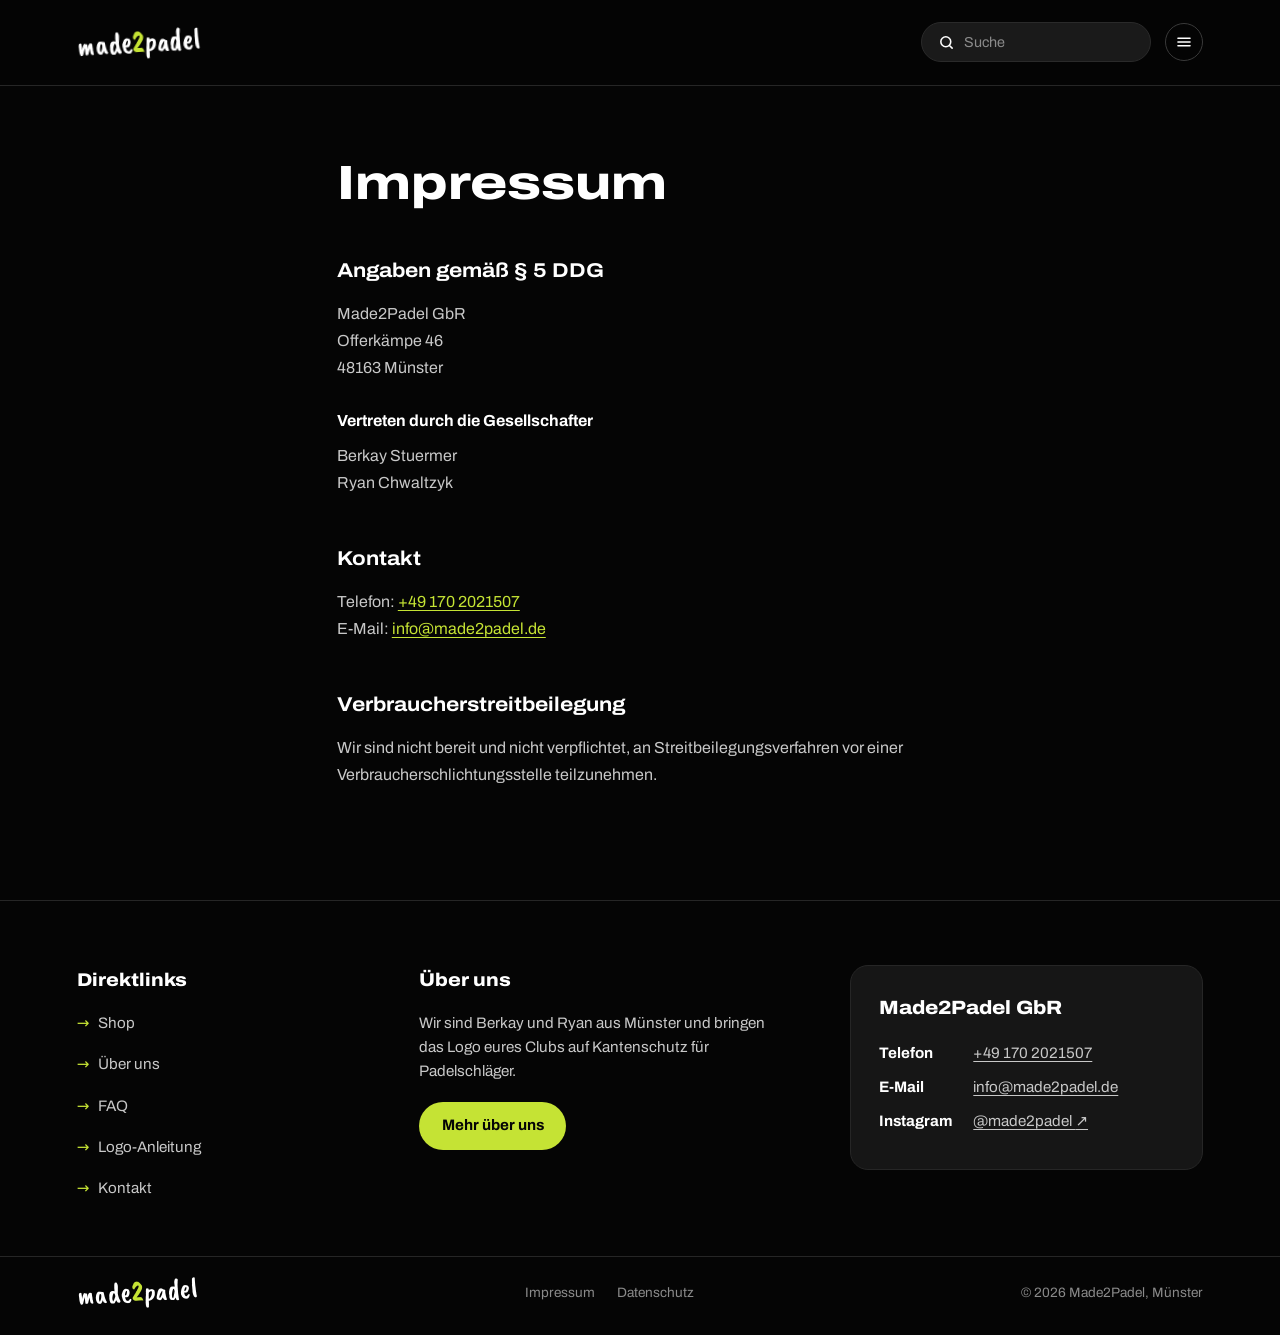
<file: impressum.html>
<!DOCTYPE html>
<html lang="de">
<head>
<meta charset="UTF-8">
<meta name="viewport" content="width=device-width, initial-scale=1, viewport-fit=cover">
<meta http-equiv="Content-Security-Policy" content="default-src 'self'; script-src 'self' 'unsafe-inline'; style-src 'self' 'unsafe-inline'; img-src 'self' data:; font-src 'self' data:; connect-src 'self' https://formspree.io; form-action 'self' https://formspree.io; base-uri 'self'; object-src 'none'; upgrade-insecure-requests">
<meta name="referrer" content="strict-origin-when-cross-origin">
<link rel="icon" href="/favicon.ico?v=3" sizes="any">
<link rel="icon" href="/favicon-32.png?v=3" type="image/png" sizes="32x32">
<link rel="icon" href="/favicon-192.png?v=3" type="image/png" sizes="192x192">
<link rel="icon" href="/favicon.svg?v=3" type="image/svg+xml">
<link rel="apple-touch-icon" href="/apple-touch-icon.png?v=3">
<title>Impressum – Made2Padel</title>
<link rel="canonical" href="https://made2padel.de/impressum">
<meta name="description" content="Impressum der Made2Padel GbR, Münster.">
<meta property="og:type" content="website">
<meta property="og:site_name" content="Made2Padel">
<meta property="og:locale" content="de_DE">
<meta property="og:title" content="Impressum – Made2Padel">
<meta property="og:description" content="Impressum der Made2Padel GbR, Münster.">
<meta property="og:url" content="https://made2padel.de/impressum">
<meta property="og:image" content="https://made2padel.de/img/og-made2padel.jpg?v=3">
<meta property="og:image:width" content="1200">
<meta property="og:image:height" content="630">
<meta property="og:image:alt" content="made2padel – Kantenschutz mit eurem Club-Logo">
<meta name="twitter:card" content="summary_large_image">
<link rel="stylesheet" href="fonts.css">
<style>
:root { --black:#050505; --panel:#161616; --line:#262626; --lime:#C5E334; --white:#fff; --gray:#8A8A8A; --gray-l:#C8C8C8;
  color-scheme: dark; box-sizing: border-box;
  padding-top: env(safe-area-inset-top, 0px); padding-bottom: env(safe-area-inset-bottom, 0px); }
*, *::before, *::after { box-sizing: border-box; margin: 0; padding: 0; }
body { font-family: 'Archivo', system-ui, -apple-system, 'Segoe UI', sans-serif; background: var(--black); color: var(--gray-l); line-height: 1.7; }
a { color: var(--lime); text-underline-offset: 3px; }
a:focus-visible { outline: 2px solid var(--lime); outline-offset: 3px; }
.top { position: sticky; top: env(safe-area-inset-top, 0px); z-index: 50; background: rgba(5,5,5,.92); backdrop-filter: blur(10px); display: flex; align-items: center; justify-content: space-between; padding: 1.4rem 6vw; border-bottom: 1px solid var(--line); }
.wordmark { font-family: 'Caveat Brush', 'Brush Script MT', cursive; font-size: 1.9rem; line-height: 1; color: var(--white); text-decoration: none; display: inline-block; transform: rotate(-4deg); }
.wordmark span { color: var(--lime); }
.back { font-size: .9rem; color: var(--gray-l); text-decoration: none; }
.back:hover { color: var(--lime); }
main { max-width: 760px; padding: 4.5rem 6vw 6rem; margin: 0 auto; }
h1 { font-stretch: 125%; font-weight: 800; font-size: clamp(2rem, 5vw, 3rem); color: var(--white); line-height: 1.05; margin-bottom: 2.5rem; }
h2 { font-stretch: 112%; font-weight: 700; font-size: 1.25rem; color: var(--white); margin: 2.8rem 0 .8rem; }
h3 { font-weight: 700; font-size: 1rem; color: var(--white); margin: 1.6rem 0 .5rem; }
p, ul { margin-bottom: 1rem; }
ul { padding-left: 1.2rem; }
li { margin-bottom: .35rem; }
.ph { background: rgba(197,227,52,.18); color: var(--lime); border: 1px dashed var(--lime); padding: 0 .35rem; border-radius: 4px; }
.stand { margin-top: 3rem; font-size: .85rem; color: var(--gray); }
footer { border-top: 1px solid var(--line); padding: 2rem 6vw; display: flex; gap: 1.5rem; flex-wrap: wrap; font-size: .85rem; }
footer a { color: var(--gray-l); }

.nav-right { display: flex; align-items: center; gap: .9rem; }
.menu { position: relative; }
.menu-btn { display: inline-flex; align-items: center; gap: .4rem; background: none; cursor: pointer; border: 1px solid #3a3a3a; color: var(--white); font-family: inherit; font-size: .85rem; font-weight: 600; padding: .55rem 1rem; border-radius: 999px; transition: border-color .2s, color .2s; white-space: nowrap; }
.menu-btn:hover, .menu-btn[aria-expanded="true"] { border-color: var(--lime); color: var(--lime); }
.menu-btn svg { width: 16px; height: 16px; fill: none; stroke: currentColor; stroke-width: 2.2; stroke-linecap: round; stroke-linejoin: round; transition: transform .3s; }
.menu-btn[aria-expanded="true"] svg { transform: rotate(180deg); }
.menu-list { list-style: none; position: absolute; right: 0; top: calc(100% + .7rem); width: 280px; z-index: 60;
  background: #101010; border: 1px solid var(--line); border-radius: 16px; padding: .5rem; box-shadow: 0 20px 50px rgba(0,0,0,.5);
  opacity: 0; visibility: hidden; transform: translateY(-8px) scale(.98); transform-origin: top right;
  transition: opacity .25s, transform .3s cubic-bezier(.16,1,.3,1), visibility 0s .3s; }
.menu.open .menu-list { opacity: 1; visibility: visible; transform: none; transition: opacity .25s, transform .3s cubic-bezier(.16,1,.3,1), visibility 0s; }
.menu-list li { opacity: 0; transform: translateX(8px); transition: opacity .3s, transform .3s; }
.menu.open .menu-list li { opacity: 1; transform: none; }
.menu.open .menu-list li:nth-child(2) { transition-delay: .03s; } .menu.open .menu-list li:nth-child(3) { transition-delay: .06s; }
.menu.open .menu-list li:nth-child(4) { transition-delay: .09s; } .menu.open .menu-list li:nth-child(5) { transition-delay: .12s; }
.menu-list a { display: flex; flex-direction: column; gap: .1rem; padding: .7rem .9rem; border-radius: 10px; text-decoration: none; color: var(--white); position: relative; transition: background .2s; }
.menu-list a::before { content: ''; position: absolute; left: 0; top: 25%; bottom: 25%; width: 3px; border-radius: 3px; background: var(--lime); transform: scaleY(0); transition: transform .25s; }
.menu-list a:hover, .menu-list a:focus-visible { background: #1f1f1f; }
.menu-list a:hover::before, .menu-list a:focus-visible::before, .menu-list a[aria-current="page"]::before { transform: scaleY(1); }
.menu-list a[aria-current="page"] .mi { color: var(--lime); }
.mi { font-weight: 700; font-size: .95rem; }
.md { font-size: .8rem; color: var(--gray); }
@media (max-width: 600px) {
  .nav-right { gap: .5rem; }
  .menu-btn { font-size: .78rem; padding: .5rem .8rem; }
  .menu-list { position: fixed; left: 4vw; right: 4vw; width: auto; }
}

/* ---------- Social-Link im Footer ---------- */
.social-link { display: inline-flex; align-items: center; gap: .3rem; color: var(--lime) !important; font-weight: 600; text-decoration: none; }
.social-link:hover { text-decoration: underline; }
.sr { position: absolute; width: 1px; height: 1px; overflow: hidden; clip: rect(0 0 0 0); white-space: nowrap; }
/* ---------- Menü-Button als Symbol ---------- */
.menu-btn { width: 38px; height: 38px; padding: 0 !important; gap: 0; justify-content: center; border-radius: 50%; }
.menu-btn svg { width: 18px; height: 18px; }
.menu-btn[aria-expanded="true"] svg { transform: none; }
@media (max-width: 860px) { .menu-btn { width: 34px; height: 34px; } .menu-btn svg { width: 16px; height: 16px; } }
/* ---------- Footer (auf allen Seiten gleich) ---------- */
footer.site-footer { display: block; border-top: 1px solid #262626; padding: 64px 6vw 28px; font-size: .95rem; background: transparent; }
footer.site-footer .ft-grid { display: grid; grid-template-columns: 1fr 1.3fr 1.2fr; gap: 48px; align-items: start; max-width: 1200px; margin: 0 auto; }
footer.site-footer .ft-h { font-stretch: 112%; font-weight: 800; font-size: 1.15rem; margin: 0 0 14px; color: #fff; }
footer.site-footer .ft-links { list-style: none; margin: 0; padding: 0; display: grid; gap: 10px; }
footer.site-footer .ft-links a { color: #C8C8C8; text-decoration: none; display: inline-flex; align-items: center; gap: .5rem; }
footer.site-footer .ft-links a::before { content: '→'; color: #C5E334; transition: transform .2s; }
footer.site-footer .ft-links a:hover { color: #fff; }
footer.site-footer .ft-links a:hover::before { transform: translateX(3px); }
footer.site-footer .ft-text { color: #C8C8C8; line-height: 1.6; margin: 0 0 18px; max-width: 40ch; }
footer.site-footer .ft-btn { display: inline-block; background: #C5E334; color: #050505; font-weight: 700; text-decoration: none; padding: .7rem 1.4rem; border-radius: 999px; transition: background .2s; }
footer.site-footer .ft-btn:hover { background: #fff; }
footer.site-footer .ft-card { background: #161616; border: 1px solid #262626; border-radius: 18px; padding: 26px 28px; }
footer.site-footer .ft-name { font-stretch: 112%; font-weight: 800; font-size: 1.2rem; margin: 0 0 16px; color: #fff; }
footer.site-footer .ft-line { margin: 0 0 8px; color: #C8C8C8; display: flex; flex-wrap: wrap; gap: .4rem; }
footer.site-footer .ft-line > span { font-weight: 700; color: #fff; min-width: 5.5rem; }
footer.site-footer .ft-line a { color: #C8C8C8; text-decoration: underline; text-underline-offset: 3px; overflow-wrap: anywhere; }
footer.site-footer .ft-line a:hover { color: #C5E334; }
footer.site-footer .ft-bottom { position: relative; max-width: 1200px; margin: 48px auto 0; padding-top: 22px; display: flex; align-items: center; justify-content: space-between; gap: 14px 28px; flex-wrap: wrap; }
footer.site-footer { overflow: hidden; }
footer.site-footer .ft-bottom::before { content: ''; position: absolute; top: 0; left: 50%; width: 100vw; transform: translateX(-50%); border-top: 1px solid #262626; }
footer.site-footer .ft-mark { font-family: 'Caveat Brush', 'Brush Script MT', cursive; font-size: 1.8rem; line-height: 1; color: #fff; text-decoration: none; display: inline-block; transform: rotate(-4deg); }
footer.site-footer .ft-mark span { color: #C5E334; }
footer.site-footer .ft-legal { display: flex; gap: 1.4rem; flex-wrap: wrap; font-size: .85rem; }
footer.site-footer .ft-legal a { color: #8A8A8A; text-decoration: none; }
footer.site-footer .ft-legal a:hover { color: #fff; }
footer.site-footer .ft-copy { margin: 0; color: #8A8A8A; font-size: .85rem; }
footer.site-footer .sr { position: absolute; width: 1px; height: 1px; overflow: hidden; clip: rect(0 0 0 0); white-space: nowrap; }
@media (max-width: 900px) { footer.site-footer .ft-grid { grid-template-columns: 1fr 1fr; } footer.site-footer .ft-card { grid-column: 1 / -1; } }
@media (max-width: 560px) { footer.site-footer { padding-top: 48px; } footer.site-footer .ft-grid { grid-template-columns: 1fr; gap: 36px; } footer.site-footer .ft-bottom { flex-direction: column; align-items: flex-start; } }
</style>
</head>
<body>
<header class="top">
  <a href="/" class="wordmark" aria-label="Made2Padel Startseite">made<span>2</span>padel</a>
  <div class="nav-right"><button class="search-btn" id="searchBtn" type="button" aria-label="Suche öffnen" aria-expanded="false"><svg viewBox="0 0 24 24" fill="none" stroke="currentColor" stroke-width="2.2" stroke-linecap="round" aria-hidden="true"><circle cx="11" cy="11" r="7"/><path d="M20 20l-3.5-3.5"/></svg><span class="sb-label">Suche</span></button><div class="menu" id="menu">
      <button class="menu-btn" id="menuBtn" aria-expanded="false" aria-controls="menuList" aria-label="Menü öffnen"><svg viewBox="0 0 24 24" aria-hidden="true"><path d="M4 7h16M4 12h16M4 17h16"/></svg></button>
      <ul class="menu-list" id="menuList" role="list"><li><a href="/"><span class="mi">Startseite</span><span class="md">Zurück zum Anfang</span></a></li><li><a href="/shop"><span class="mi">Shop</span><span class="md">Zubehör mit eurem Logo</span></a></li><li><a href="/ueber-uns"><span class="mi">Über uns</span><span class="md">Wer hinter Made2Padel steckt</span></a></li><li><a href="/faq"><span class="mi">FAQ</span><span class="md">Häufige Fragen</span></a></li><li><a href="/logo-anleitung"><span class="mi">Logo-Anleitung</span><span class="md">So schickt ihr uns euer Logo</span></a></li></ul>
    </div></div>
</header>
<main>
<h1>Impressum</h1>

<h2>Angaben gemäß § 5 DDG</h2>
<p>Made2Padel GbR<br>
Offerkämpe 46<br>
48163 Münster</p>

<h3>Vertreten durch die Gesellschafter</h3>
<p>Berkay Stuermer<br>
Ryan Chwaltzyk</p>

<h2>Kontakt</h2>
<p>Telefon: <a href="tel:+491702021507">+49 170 2021507</a><br>
E-Mail: <a href="mailto:info@made2padel.de">info@made2padel.de</a></p>

<h2>Verbraucherstreitbeilegung</h2>
<p>Wir sind nicht bereit und nicht verpflichtet, an Streitbeilegungsverfahren vor einer Verbraucherschlichtungsstelle teilzunehmen.</p>

</main>
<footer class="site-footer">
  <div class="ft-grid">
    <div class="ft-col" role="navigation" aria-label="Direktlinks">
      <h2 class="ft-h">Direktlinks</h2>
      <ul class="ft-links">
        <li><a href="/shop">Shop</a></li>
        <li><a href="/ueber-uns">Über uns</a></li>
        <li><a href="/faq">FAQ</a></li>
        <li><a href="/logo-anleitung">Logo-Anleitung</a></li>
        <li><a href="/#kontakt">Kontakt</a></li>
      </ul>
    </div>
    <div class="ft-col">
      <h2 class="ft-h">Über uns</h2>
      <p class="ft-text">Wir sind Berkay und Ryan aus Münster und bringen das Logo eures Clubs auf Kantenschutz für Padelschläger.</p>
      <a class="ft-btn" href="/ueber-uns">Mehr über uns</a>
    </div>
    <div class="ft-card">
      <p class="ft-name">Made2Padel GbR</p>
      <p class="ft-line"><span>Telefon</span> <a href="tel:+491702021507">+49 170 2021507</a></p>
      <p class="ft-line"><span>E-Mail</span> <a href="mailto:info@made2padel.de">info@made2padel.de</a></p>
      <p class="ft-line"><span>Instagram</span> <a href="https://www.instagram.com/made2padel/" target="_blank" rel="noopener">@made2padel <span aria-hidden="true">↗</span><span class="sr">(öffnet in neuem Tab)</span></a></p>
    </div>
  </div>
  <div class="ft-bottom">
    <a href="/" class="ft-mark" aria-label="Made2Padel Startseite">made<span>2</span>padel</a>
    <div class="ft-legal"><a href="/impressum">Impressum</a><a href="/datenschutz">Datenschutz</a></div>
    <p class="ft-copy">© 2026 Made2Padel, Münster</p>
  </div>
</footer>
<script>
(function(){
  const menu = document.getElementById('menu'), btn = document.getElementById('menuBtn'), list = document.getElementById('menuList');
  if (!menu) return;
  const place = () => { if (window.matchMedia('(max-width: 600px)').matches) { const h = menu.closest('header, nav'); list.style.top = (h ? h.getBoundingClientRect().bottom : 70) + 8 + 'px'; } else { list.style.top = ''; } };
  const set = open => { if (open) place(); menu.classList.toggle('open', open); btn.setAttribute('aria-expanded', open); };
  btn.addEventListener('click', e => { e.stopPropagation(); set(!menu.classList.contains('open')); });
  document.addEventListener('click', e => { if (!menu.contains(e.target)) set(false); });
  document.addEventListener('keydown', e => { if (e.key === 'Escape' && menu.classList.contains('open')) { set(false); btn.focus(); } });
  menu.addEventListener('focusout', e => { if (!menu.contains(e.relatedTarget)) set(false); });
  window.addEventListener('resize', () => set(false));
})();
</script>
<script src="/search.js?v=4" defer></script>
<script src="/site.js?v=4" defer></script>
</body>
</html>
</file>
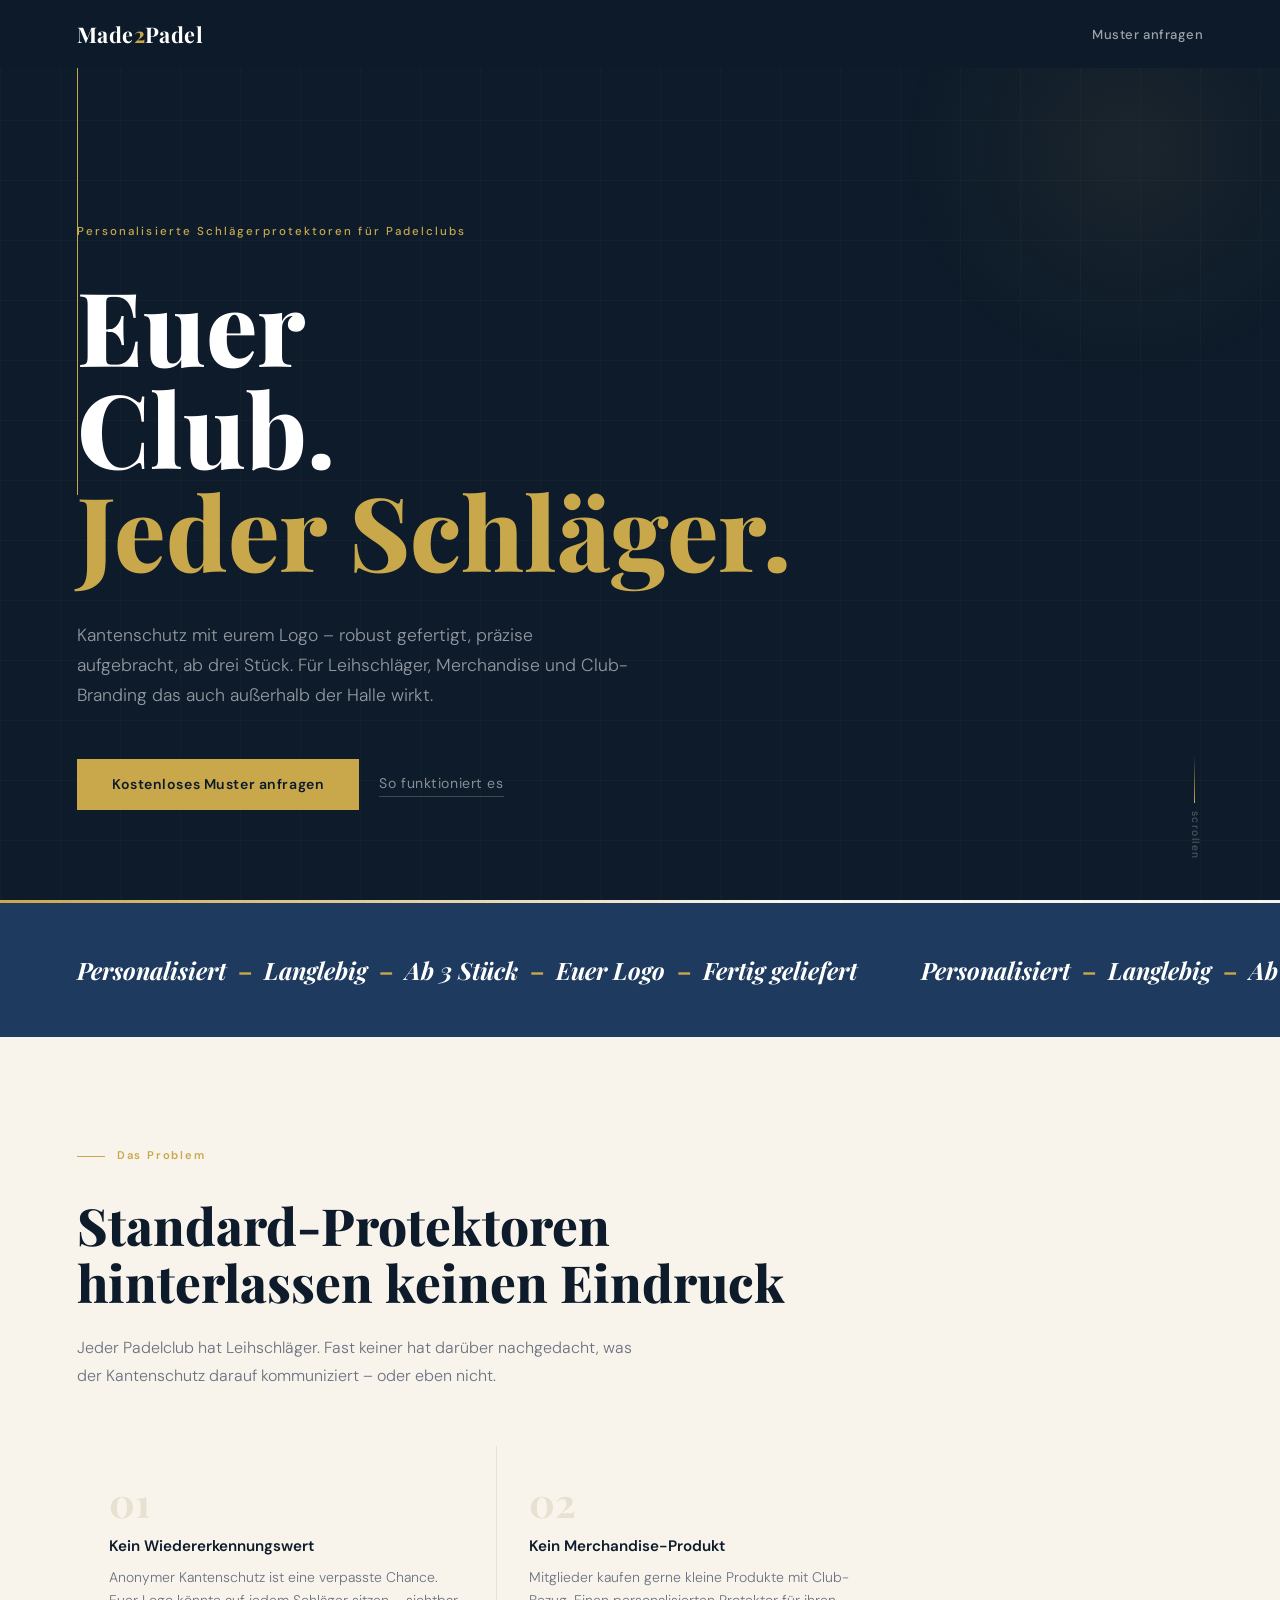
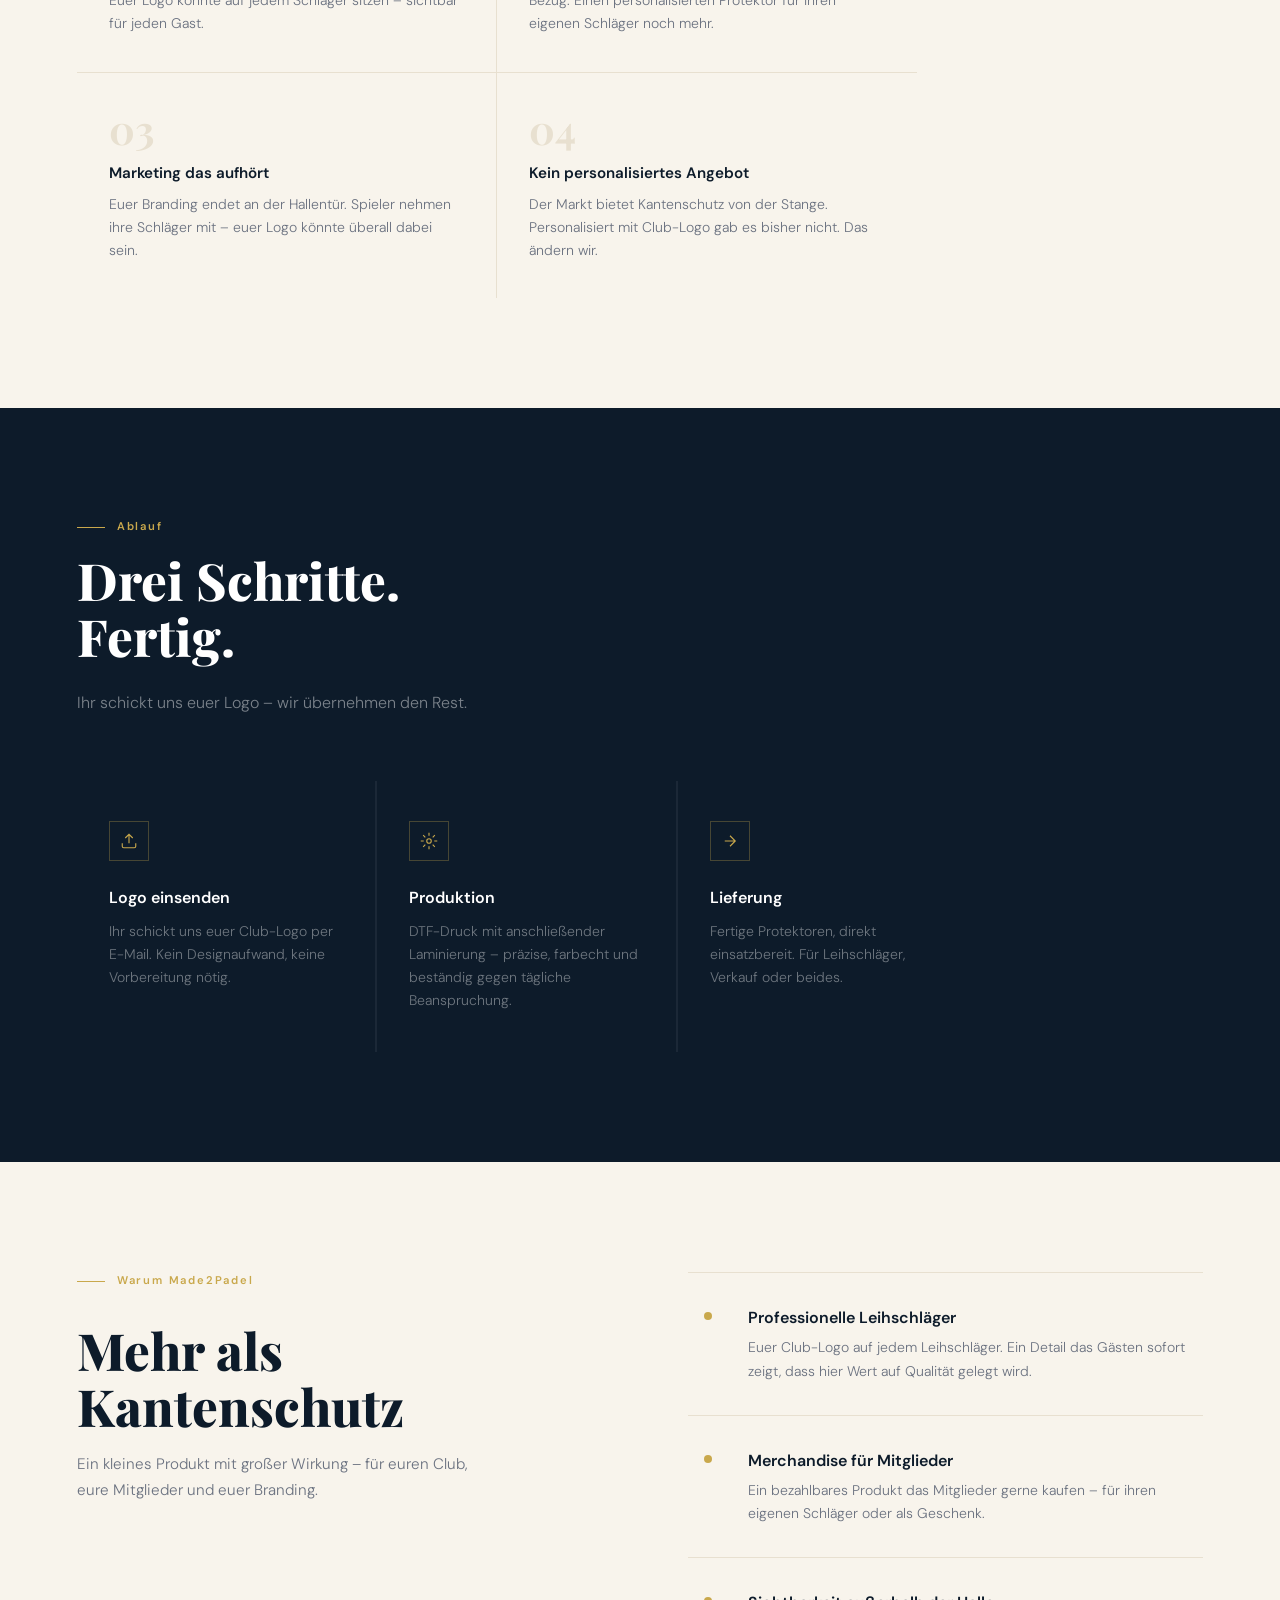
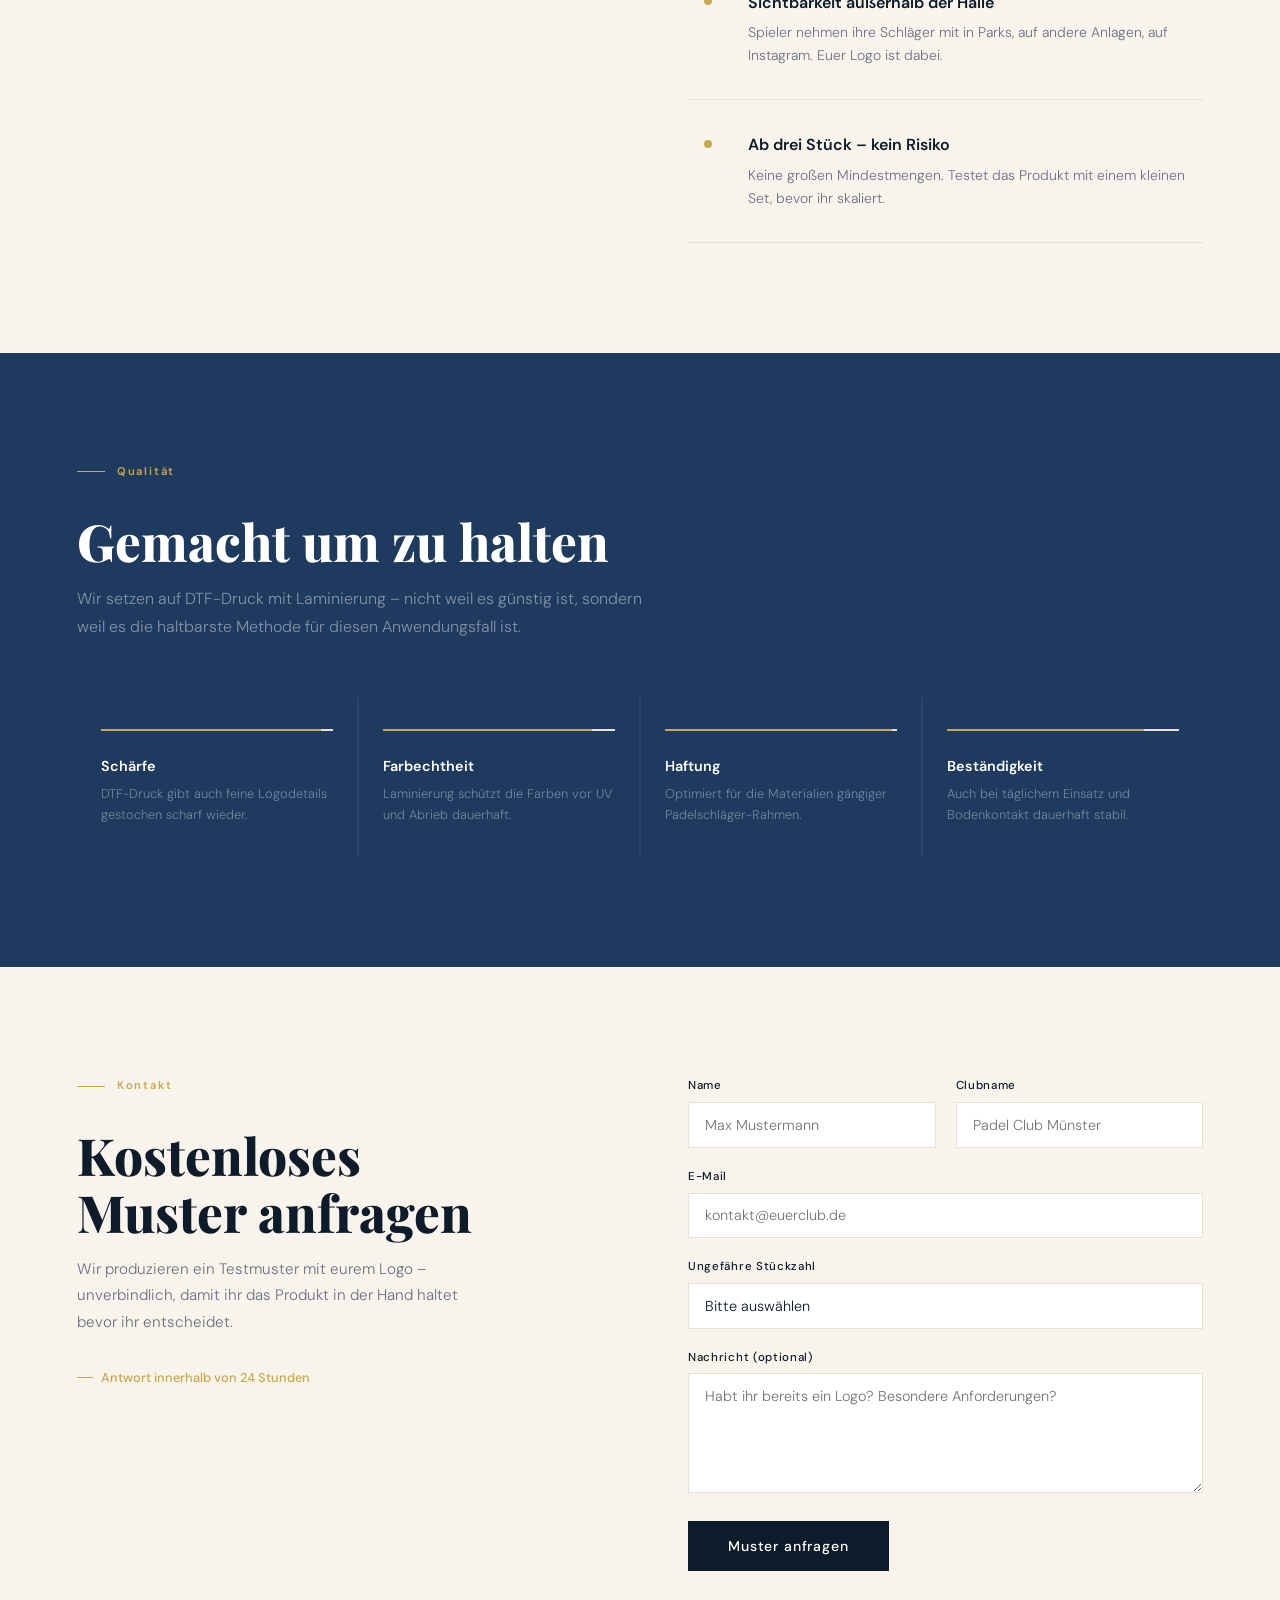
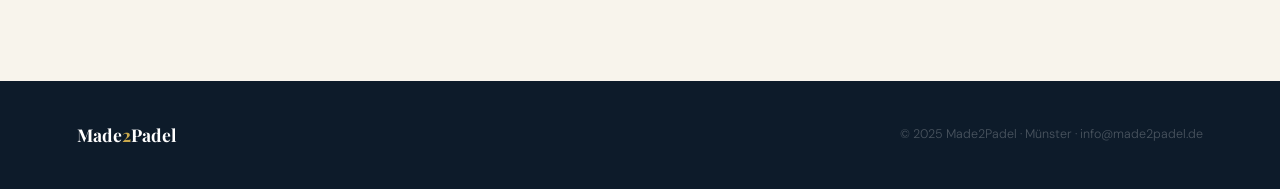
<file: index-2.html>
<!DOCTYPE html>
<html lang="de">
<head>
<meta charset="UTF-8">
<meta name="viewport" content="width=device-width, initial-scale=1, viewport-fit=cover">
<title>Made2Padel – Personalisierte Schlägerprotektoren</title>
<link href="https://fonts.googleapis.com/css2?family=Playfair+Display:ital,wght@0,700;0,800;1,700&family=DM+Sans:wght@300;400;500;600&display=swap" rel="stylesheet">
<style>
*, *::before, *::after { box-sizing: border-box; margin: 0; padding: 0; }

:root {
  --navy:    #0D1B2A;
  --navy-m:  #1E3A5F;
  --gold:    #C9A84C;
  --gold-l:  #E2C97A;
  --cream:   #F8F4EC;
  --cream-d: #E8E0D0;
  --white:   #FFFFFF;
  --gray:    #6B7280;
  --gray-l:  #D1C9BC;
}

html { scroll-behavior: smooth; }

body {
  font-family: 'DM Sans', sans-serif;
  background: var(--cream);
  color: var(--navy);
  line-height: 1.6;
  overflow-x: hidden;
}

/* NAV */
nav {
  position: fixed; top: 0; left: 0; right: 0; z-index: 100;
  display: flex; align-items: center; justify-content: space-between;
  padding: 0 6vw; height: 68px;
  background: rgba(13,27,42,0.96);
  backdrop-filter: blur(10px);
}

.nav-logo {
  font-family: 'Playfair Display', serif;
  font-size: 1.35rem;
  font-weight: 700;
  color: var(--white);
  letter-spacing: 0.02em;
  opacity: 0;
  animation: fadeIn 0.6s ease 1.8s forwards;
}

.nav-logo span { color: var(--gold); }

.nav-link {
  font-size: 0.82rem;
  font-weight: 500;
  color: rgba(255,255,255,0.6);
  text-decoration: none;
  letter-spacing: 0.04em;
  transition: color 0.2s;
  opacity: 0;
  animation: fadeIn 0.6s ease 2s forwards;
}
.nav-link:hover { color: var(--gold); }

/* HERO */
.hero {
  min-height: 100vh;
  background: var(--navy);
  display: flex; flex-direction: column;
  justify-content: flex-end;
  padding: 0 6vw 10vh;
  position: relative;
  overflow: hidden;
}

/* Gold line animation */
.hero-line {
  position: absolute;
  top: 0; left: 6vw;
  width: 1px;
  background: var(--gold);
  transform-origin: top center;
  animation: lineGrow 1s cubic-bezier(0.16,1,0.3,1) 0.3s both;
}

@keyframes lineGrow {
  from { height: 0; }
  to   { height: 55vh; }
}

/* Subtle grid texture */
.hero::before {
  content: '';
  position: absolute; inset: 0;
  background-image:
    linear-gradient(rgba(201,168,76,0.04) 1px, transparent 1px),
    linear-gradient(90deg, rgba(201,168,76,0.04) 1px, transparent 1px);
  background-size: 60px 60px;
  pointer-events: none;
}

/* Soft radial glow top-right */
.hero::after {
  content: '';
  position: absolute;
  top: -100px; right: -100px;
  width: 500px; height: 500px;
  background: radial-gradient(circle, rgba(201,168,76,0.07) 0%, transparent 65%);
  pointer-events: none;
}

.hero-eyebrow {
  font-size: 0.72rem;
  font-weight: 500;
  color: var(--gold);
  letter-spacing: 0.18em;
  margin-bottom: 2rem;
  opacity: 0;
  animation: slideUp 0.7s ease 0.8s forwards;
}

.hero-headline {
  font-family: 'Playfair Display', serif;
  font-size: clamp(3.2rem, 8vw, 7.5rem);
  font-weight: 800;
  line-height: 1.0;
  color: var(--white);
  max-width: 14ch;
  margin-bottom: 2.5rem;
}

.hero-headline .word {
  display: inline-block;
  opacity: 0;
  transform: translateY(30px);
}

.hero-headline .line-break { display: block; }

.word-1 { animation: wordIn 0.6s cubic-bezier(0.16,1,0.3,1) 0.9s forwards; }
.word-2 { animation: wordIn 0.6s cubic-bezier(0.16,1,0.3,1) 1.1s forwards; }
.word-3 { animation: wordIn 0.6s cubic-bezier(0.16,1,0.3,1) 1.3s forwards; color: var(--gold); }

@keyframes wordIn {
  to { opacity: 1; transform: translateY(0); }
}

.hero-sub {
  font-size: clamp(0.95rem, 1.8vw, 1.1rem);
  font-weight: 300;
  color: rgba(255,255,255,0.55);
  max-width: 46ch;
  line-height: 1.7;
  margin-bottom: 3rem;
  opacity: 0;
  animation: slideUp 0.7s ease 1.6s forwards;
}

.hero-actions {
  display: flex; gap: 1.25rem; align-items: center;
  opacity: 0;
  animation: slideUp 0.7s ease 1.8s forwards;
}

.btn-gold {
  background: var(--gold);
  color: var(--navy);
  font-family: 'DM Sans', sans-serif;
  font-weight: 600;
  font-size: 0.88rem;
  letter-spacing: 0.04em;
  padding: 0.9rem 2.2rem;
  border: none;
  text-decoration: none;
  display: inline-block;
  transition: background 0.2s, transform 0.15s;
}
.btn-gold:hover { background: var(--gold-l); transform: translateY(-1px); }

.btn-outline {
  color: rgba(255,255,255,0.5);
  font-size: 0.88rem;
  font-weight: 400;
  text-decoration: none;
  letter-spacing: 0.04em;
  border-bottom: 1px solid rgba(255,255,255,0.2);
  padding-bottom: 2px;
  transition: color 0.2s, border-color 0.2s;
}
.btn-outline:hover { color: var(--gold); border-color: var(--gold); }

.hero-scroll-indicator {
  position: absolute;
  bottom: 2.5rem; right: 6vw;
  display: flex; flex-direction: column; align-items: center; gap: 0.5rem;
  opacity: 0;
  animation: fadeIn 0.7s ease 2.2s forwards;
}

.scroll-line {
  width: 1px; height: 48px;
  background: linear-gradient(to bottom, transparent, var(--gold));
  animation: scrollPulse 2s ease-in-out 2.5s infinite;
}

@keyframes scrollPulse {
  0%, 100% { opacity: 0.4; transform: scaleY(1); }
  50% { opacity: 1; transform: scaleY(1.2); }
}

.scroll-text {
  font-size: 0.65rem;
  color: rgba(255,255,255,0.3);
  letter-spacing: 0.14em;
  writing-mode: vertical-rl;
}

/* KEYFRAMES */
@keyframes fadeIn {
  to { opacity: 1; }
}

@keyframes slideUp {
  from { opacity: 0; transform: translateY(20px); }
  to   { opacity: 1; transform: translateY(0); }
}

/* DIVIDER */
.gold-divider {
  width: 100%;
  height: 3px;
  background: linear-gradient(90deg, var(--gold) 0%, transparent 60%);
}

/* INTRO STRIP */
.intro-strip {
  background: var(--navy-m);
  padding: 3rem 6vw;
  display: flex;
  align-items: center;
  gap: 4rem;
  overflow: hidden;
}

.intro-strip-text {
  font-family: 'Playfair Display', serif;
  font-size: clamp(1.1rem, 2.5vw, 1.5rem);
  font-weight: 700;
  color: var(--white);
  font-style: italic;
  white-space: nowrap;
  flex-shrink: 0;
}

.intro-strip-text span { color: var(--gold); font-style: normal; }

/* PROBLEM */
.problem {
  padding: 110px 6vw;
  background: var(--cream);
}

.section-tag {
  font-size: 0.7rem;
  font-weight: 600;
  color: var(--gold);
  letter-spacing: 0.16em;
  display: flex; align-items: center; gap: 0.75rem;
  margin-bottom: 2rem;
}

.section-tag::before {
  content: '';
  display: block; width: 28px; height: 1px;
  background: var(--gold);
}

h2 {
  font-family: 'Playfair Display', serif;
  font-size: clamp(2rem, 5vw, 3.2rem);
  font-weight: 800;
  line-height: 1.1;
  color: var(--navy);
  margin-bottom: 1.5rem;
}

.problem-body {
  font-size: 1rem;
  color: var(--gray);
  max-width: 52ch;
  line-height: 1.75;
  margin-bottom: 3.5rem;
  font-weight: 300;
}

.problem-grid {
  display: grid;
  grid-template-columns: repeat(2, 1fr);
  gap: 1px;
  background: var(--cream-d);
  max-width: 840px;
}

.problem-card {
  background: var(--cream);
  padding: 2.25rem 2rem;
}

.problem-card-num {
  font-family: 'Playfair Display', serif;
  font-size: 2.5rem;
  font-weight: 700;
  color: var(--cream-d);
  line-height: 1;
  margin-bottom: 0.75rem;
}

.problem-card h3 {
  font-family: 'DM Sans', sans-serif;
  font-size: 0.95rem;
  font-weight: 600;
  color: var(--navy);
  margin-bottom: 0.5rem;
}

.problem-card p {
  font-size: 0.875rem;
  color: var(--gray);
  line-height: 1.65;
  font-weight: 300;
}

/* HOW */
.how {
  padding: 110px 6vw;
  background: var(--navy);
}

.how h2 { color: var(--white); }
.how .section-tag { margin-bottom: 1rem; }
.how .problem-body { color: rgba(255,255,255,0.45); margin-bottom: 4rem; }

.steps-row {
  display: grid;
  grid-template-columns: repeat(3, 1fr);
  gap: 2px;
  background: rgba(255,255,255,0.06);
  max-width: 900px;
}

.step-card {
  background: var(--navy);
  padding: 2.5rem 2rem;
  position: relative;
}

.step-card::after {
  content: '';
  position: absolute;
  bottom: 0; left: 2rem;
  width: 0;
  height: 2px;
  background: var(--gold);
  transition: width 0.4s ease;
}

.step-card:hover::after { width: calc(100% - 4rem); }

.step-icon {
  width: 40px; height: 40px;
  border: 1px solid rgba(201,168,76,0.3);
  display: flex; align-items: center; justify-content: center;
  margin-bottom: 1.5rem;
}

.step-icon svg { width: 18px; height: 18px; stroke: var(--gold); fill: none; stroke-width: 1.5; }

.step-card h3 {
  font-family: 'DM Sans', sans-serif;
  font-size: 1rem;
  font-weight: 600;
  color: var(--white);
  margin-bottom: 0.6rem;
}

.step-card p {
  font-size: 0.875rem;
  color: rgba(255,255,255,0.4);
  line-height: 1.65;
  font-weight: 300;
}

/* BENEFITS */
.benefits {
  padding: 110px 6vw;
  background: var(--cream);
}

.benefits-layout {
  display: grid;
  grid-template-columns: 1fr 1fr;
  gap: 6rem;
  align-items: start;
}

.benefits-left { position: sticky; top: 100px; }
.benefits-left h2 { margin-bottom: 1rem; }
.benefits-left p {
  font-size: 0.95rem;
  color: var(--gray);
  font-weight: 300;
  line-height: 1.75;
  max-width: 40ch;
}

.benefit-list {
  display: flex; flex-direction: column; gap: 0;
}

.benefit-item {
  padding: 2rem 0;
  border-bottom: 1px solid var(--cream-d);
  display: grid;
  grid-template-columns: 2.5rem 1fr;
  gap: 1.25rem;
  align-items: start;
  transition: background 0.2s;
}

.benefit-item:first-child { border-top: 1px solid var(--cream-d); }

.benefit-dot {
  width: 8px; height: 8px;
  background: var(--gold);
  border-radius: 50%;
  margin-top: 0.45rem;
  justify-self: center;
}

.benefit-item h3 {
  font-family: 'DM Sans', sans-serif;
  font-size: 1rem;
  font-weight: 600;
  color: var(--navy);
  margin-bottom: 0.35rem;
}

.benefit-item p {
  font-size: 0.875rem;
  color: var(--gray);
  line-height: 1.65;
  font-weight: 300;
}

/* QUALITY */
.quality {
  padding: 110px 6vw;
  background: var(--navy-m);
}

.quality h2 { color: var(--white); margin-bottom: 1rem; }
.quality .problem-body { color: rgba(255,255,255,0.45); max-width: 54ch; }

.quality-features {
  display: grid;
  grid-template-columns: repeat(4, 1fr);
  gap: 2px;
  background: rgba(255,255,255,0.05);
  margin-top: 3.5rem;
}

.qf {
  background: var(--navy-m);
  padding: 2rem 1.5rem;
}

.qf-bar {
  width: 100%; height: 2px;
  background: var(--cream-d);
  margin-bottom: 1.5rem;
  position: relative;
  overflow: hidden;
}

.qf-bar::after {
  content: '';
  position: absolute; left: 0; top: 0;
  height: 100%;
  background: var(--gold);
  animation: barFill 1.2s cubic-bezier(0.16,1,0.3,1) 0.3s both;
}

.qf:nth-child(1) .qf-bar::after { width: 95%; }
.qf:nth-child(2) .qf-bar::after { width: 90%; animation-delay: 0.5s; }
.qf:nth-child(3) .qf-bar::after { width: 98%; animation-delay: 0.7s; }
.qf:nth-child(4) .qf-bar::after { width: 85%; animation-delay: 0.9s; }

@keyframes barFill {
  from { width: 0; }
}

.qf h3 {
  font-family: 'DM Sans', sans-serif;
  font-size: 0.9rem;
  font-weight: 600;
  color: var(--white);
  margin-bottom: 0.4rem;
}

.qf p {
  font-size: 0.8rem;
  color: rgba(255,255,255,0.38);
  font-weight: 300;
  line-height: 1.6;
}

/* CONTACT */
.contact {
  padding: 110px 6vw;
  background: var(--cream);
}

.contact-layout {
  display: grid;
  grid-template-columns: 1fr 1fr;
  gap: 6rem;
  align-items: start;
}

.contact-left h2 { margin-bottom: 1rem; }
.contact-left p {
  font-size: 0.95rem;
  color: var(--gray);
  font-weight: 300;
  line-height: 1.75;
  max-width: 42ch;
  margin-bottom: 2rem;
}

.contact-note {
  font-size: 0.8rem;
  color: var(--gold);
  font-weight: 500;
  display: flex; align-items: center; gap: 0.5rem;
}
.contact-note::before {
  content: '';
  display: block; width: 16px; height: 1px;
  background: var(--gold);
}

form { display: flex; flex-direction: column; gap: 1.25rem; }

.form-row { display: grid; grid-template-columns: 1fr 1fr; gap: 1.25rem; }

label {
  font-size: 0.72rem;
  font-weight: 500;
  color: var(--navy);
  letter-spacing: 0.06em;
  display: block;
  margin-bottom: 0.4rem;
}

input, textarea, select {
  width: 100%;
  padding: 0.8rem 1rem;
  border: 1px solid var(--cream-d);
  border-radius: 0;
  background: var(--white);
  font-family: 'DM Sans', sans-serif;
  font-size: 0.9rem;
  color: var(--navy);
  font-weight: 300;
  transition: border-color 0.2s;
  appearance: none;
}

input:focus, textarea:focus, select:focus {
  outline: none;
  border-color: var(--gold);
}

textarea { min-height: 120px; resize: vertical; }

.btn-submit {
  background: var(--navy);
  color: var(--white);
  font-family: 'DM Sans', sans-serif;
  font-weight: 500;
  font-size: 0.88rem;
  letter-spacing: 0.06em;
  padding: 1rem 2.5rem;
  border: none;
  cursor: pointer;
  transition: background 0.2s;
  align-self: flex-start;
}
.btn-submit:hover { background: var(--navy-m); }

.form-success {
  display: none;
  font-size: 0.88rem;
  color: #2d6a4f;
  font-weight: 500;
  padding: 0.75rem 0;
}

/* FOOTER */
footer {
  background: var(--navy);
  padding: 2.5rem 6vw;
  display: flex; align-items: center; justify-content: space-between;
}

.footer-logo {
  font-family: 'Playfair Display', serif;
  font-size: 1.1rem;
  font-weight: 700;
  color: var(--white);
}
.footer-logo span { color: var(--gold); }

footer p {
  font-size: 0.78rem;
  color: rgba(255,255,255,0.25);
  font-weight: 300;
}

/* RESPONSIVE */
@media (max-width: 768px) {
  .problem-grid { grid-template-columns: 1fr; }
  .steps-row { grid-template-columns: 1fr; }
  .benefits-layout { grid-template-columns: 1fr; gap: 3rem; }
  .benefits-left { position: static; }
  .quality-features { grid-template-columns: 1fr 1fr; }
  .contact-layout { grid-template-columns: 1fr; gap: 3rem; }
  .form-row { grid-template-columns: 1fr; }
  .intro-strip { gap: 2rem; flex-wrap: wrap; }
  footer { flex-direction: column; gap: 1rem; text-align: center; }
}

@media (prefers-reduced-motion: reduce) {
  *, *::before, *::after { animation: none !important; transition: none !important; }
  .hero-line { height: 55vh; }
  .nav-logo, .nav-link, .hero-eyebrow, .hero-sub, .hero-actions, .hero-scroll-indicator { opacity: 1; transform: none; }
  .hero-headline .word { opacity: 1; transform: none; }
}
</style>
</head>
<body>

<!-- NAV -->
<nav>
  <div class="nav-logo">Made<span>2</span>Padel</div>
  <a href="#kontakt" class="nav-link">Muster anfragen</a>
</nav>

<!-- HERO -->
<section class="hero">
  <div class="hero-line"></div>

  <p class="hero-eyebrow">Personalisierte Schlägerprotektoren für Padelclubs</p>

  <h1 class="hero-headline">
    <span class="word word-1">Euer</span>
    <span class="line-break"></span>
    <span class="word word-2">Club.</span>
    <span class="line-break"></span>
    <span class="word word-3">Jeder Schläger.</span>
  </h1>

  <p class="hero-sub">
    Kantenschutz mit eurem Logo – robust gefertigt, präzise aufgebracht,
    ab drei Stück. Für Leihschläger, Merchandise und Club-Branding das
    auch außerhalb der Halle wirkt.
  </p>

  <div class="hero-actions">
    <a href="#kontakt" class="btn-gold">Kostenloses Muster anfragen</a>
    <a href="#ablauf" class="btn-outline">So funktioniert es</a>
  </div>

  <div class="hero-scroll-indicator">
    <div class="scroll-line"></div>
    <span class="scroll-text">scrollen</span>
  </div>
</section>

<div class="gold-divider"></div>

<!-- INTRO STRIP -->
<div class="intro-strip">
  <div class="intro-strip-text">Personalisiert &nbsp;<span>–</span>&nbsp; Langlebig &nbsp;<span>–</span>&nbsp; Ab 3 Stück &nbsp;<span>–</span>&nbsp; Euer Logo &nbsp;<span>–</span>&nbsp; Fertig geliefert</div>
  <div class="intro-strip-text" aria-hidden="true">Personalisiert &nbsp;<span>–</span>&nbsp; Langlebig &nbsp;<span>–</span>&nbsp; Ab 3 Stück &nbsp;<span>–</span>&nbsp; Euer Logo &nbsp;<span>–</span>&nbsp; Fertig geliefert</div>
</div>

<!-- PROBLEM -->
<section class="problem" id="problem">
  <div class="section-tag">Das Problem</div>
  <h2>Standard-Protektoren<br>hinterlassen keinen Eindruck</h2>
  <p class="problem-body">
    Jeder Padelclub hat Leihschläger. Fast keiner hat darüber nachgedacht,
    was der Kantenschutz darauf kommuniziert – oder eben nicht.
  </p>

  <div class="problem-grid">
    <div class="problem-card">
      <div class="problem-card-num">01</div>
      <h3>Kein Wiedererkennungswert</h3>
      <p>Anonymer Kantenschutz ist eine verpasste Chance. Euer Logo könnte auf jedem Schläger sitzen – sichtbar für jeden Gast.</p>
    </div>
    <div class="problem-card">
      <div class="problem-card-num">02</div>
      <h3>Kein Merchandise-Produkt</h3>
      <p>Mitglieder kaufen gerne kleine Produkte mit Club-Bezug. Einen personalisierten Protektor für ihren eigenen Schläger noch mehr.</p>
    </div>
    <div class="problem-card">
      <div class="problem-card-num">03</div>
      <h3>Marketing das aufhört</h3>
      <p>Euer Branding endet an der Hallentür. Spieler nehmen ihre Schläger mit – euer Logo könnte überall dabei sein.</p>
    </div>
    <div class="problem-card">
      <div class="problem-card-num">04</div>
      <h3>Kein personalisiertes Angebot</h3>
      <p>Der Markt bietet Kantenschutz von der Stange. Personalisiert mit Club-Logo gab es bisher nicht. Das ändern wir.</p>
    </div>
  </div>
</section>

<!-- HOW IT WORKS -->
<section class="how" id="ablauf">
  <div class="section-tag">Ablauf</div>
  <h2 style="color:var(--white)">Drei Schritte.<br>Fertig.</h2>
  <p class="problem-body">Ihr schickt uns euer Logo – wir übernehmen den Rest.</p>

  <div class="steps-row">
    <div class="step-card">
      <div class="step-icon">
        <svg viewBox="0 0 24 24"><path d="M21 15v4a2 2 0 01-2 2H5a2 2 0 01-2-2v-4M17 8l-5-5-5 5M12 3v12"/></svg>
      </div>
      <h3>Logo einsenden</h3>
      <p>Ihr schickt uns euer Club-Logo per E-Mail. Kein Designaufwand, keine Vorbereitung nötig.</p>
    </div>
    <div class="step-card">
      <div class="step-icon">
        <svg viewBox="0 0 24 24"><circle cx="12" cy="12" r="3"/><path d="M12 1v4M12 19v4M4.22 4.22l2.83 2.83M16.95 16.95l2.83 2.83M1 12h4M19 12h4M4.22 19.78l2.83-2.83M16.95 7.05l2.83-2.83"/></svg>
      </div>
      <h3>Produktion</h3>
      <p>DTF-Druck mit anschließender Laminierung – präzise, farbecht und beständig gegen tägliche Beanspruchung.</p>
    </div>
    <div class="step-card">
      <div class="step-icon">
        <svg viewBox="0 0 24 24"><path d="M5 12h14M12 5l7 7-7 7"/></svg>
      </div>
      <h3>Lieferung</h3>
      <p>Fertige Protektoren, direkt einsatzbereit. Für Leihschläger, Verkauf oder beides.</p>
    </div>
  </div>
</section>

<!-- BENEFITS -->
<section class="benefits" id="vorteile">
  <div class="benefits-layout">
    <div class="benefits-left">
      <div class="section-tag">Warum Made2Padel</div>
      <h2>Mehr als<br>Kantenschutz</h2>
      <p>Ein kleines Produkt mit großer Wirkung – für euren Club, eure Mitglieder und euer Branding.</p>
    </div>
    <div class="benefit-list">
      <div class="benefit-item">
        <div class="benefit-dot"></div>
        <div>
          <h3>Professionelle Leihschläger</h3>
          <p>Euer Club-Logo auf jedem Leihschläger. Ein Detail das Gästen sofort zeigt, dass hier Wert auf Qualität gelegt wird.</p>
        </div>
      </div>
      <div class="benefit-item">
        <div class="benefit-dot"></div>
        <div>
          <h3>Merchandise für Mitglieder</h3>
          <p>Ein bezahlbares Produkt das Mitglieder gerne kaufen – für ihren eigenen Schläger oder als Geschenk.</p>
        </div>
      </div>
      <div class="benefit-item">
        <div class="benefit-dot"></div>
        <div>
          <h3>Sichtbarkeit außerhalb der Halle</h3>
          <p>Spieler nehmen ihre Schläger mit in Parks, auf andere Anlagen, auf Instagram. Euer Logo ist dabei.</p>
        </div>
      </div>
      <div class="benefit-item">
        <div class="benefit-dot"></div>
        <div>
          <h3>Ab drei Stück – kein Risiko</h3>
          <p>Keine großen Mindestmengen. Testet das Produkt mit einem kleinen Set, bevor ihr skaliert.</p>
        </div>
      </div>
    </div>
  </div>
</section>

<!-- QUALITY -->
<section class="quality" id="qualitaet">
  <div class="section-tag">Qualität</div>
  <h2>Gemacht um zu halten</h2>
  <p class="problem-body">
    Wir setzen auf DTF-Druck mit Laminierung – nicht weil es günstig ist,
    sondern weil es die haltbarste Methode für diesen Anwendungsfall ist.
  </p>
  <div class="quality-features">
    <div class="qf">
      <div class="qf-bar"></div>
      <h3>Schärfe</h3>
      <p>DTF-Druck gibt auch feine Logodetails gestochen scharf wieder.</p>
    </div>
    <div class="qf">
      <div class="qf-bar"></div>
      <h3>Farbechtheit</h3>
      <p>Laminierung schützt die Farben vor UV und Abrieb dauerhaft.</p>
    </div>
    <div class="qf">
      <div class="qf-bar"></div>
      <h3>Haftung</h3>
      <p>Optimiert für die Materialien gängiger Padelschläger-Rahmen.</p>
    </div>
    <div class="qf">
      <div class="qf-bar"></div>
      <h3>Beständigkeit</h3>
      <p>Auch bei täglichem Einsatz und Bodenkontakt dauerhaft stabil.</p>
    </div>
  </div>
</section>

<!-- CONTACT -->
<section class="contact" id="kontakt">
  <div class="contact-layout">
    <div class="contact-left">
      <div class="section-tag">Kontakt</div>
      <h2>Kostenloses<br>Muster anfragen</h2>
      <p>
        Wir produzieren ein Testmuster mit eurem Logo – unverbindlich,
        damit ihr das Produkt in der Hand haltet bevor ihr entscheidet.
      </p>
      <div class="contact-note">Antwort innerhalb von 24 Stunden</div>
    </div>

    <form action="https://formspree.io/f/mnpnoowo" method="POST">
      <div class="form-row">
        <div>
          <label for="name">Name</label>
          <input type="text" id="name" name="name" placeholder="Max Mustermann" required>
        </div>
        <div>
          <label for="club">Clubname</label>
          <input type="text" id="club" name="club" placeholder="Padel Club Münster" required>
        </div>
      </div>
      <div>
        <label for="email">E-Mail</label>
        <input type="email" id="email" name="email" placeholder="kontakt@euerclub.de" required>
      </div>
      <div>
        <label for="menge">Ungefähre Stückzahl</label>
        <select id="menge" name="stueckzahl">
          <option value="">Bitte auswählen</option>
          <option>3 – 10 Stück</option>
          <option>10 – 30 Stück</option>
          <option>30 – 50 Stück</option>
          <option>50+ Stück</option>
        </select>
      </div>
      <div>
        <label for="nachricht">Nachricht (optional)</label>
        <textarea id="nachricht" name="nachricht" placeholder="Habt ihr bereits ein Logo? Besondere Anforderungen?"></textarea>
      </div>
      <input type="hidden" name="_subject" value="Neue Muster-Anfrage – Made2Padel">
      <input type="hidden" name="_next" value="https://made2padel.de">
      <button type="submit" class="btn-submit">Muster anfragen</button>
    </form>
  </div>
</section>

<!-- FOOTER -->
<footer>
  <div class="footer-logo">Made<span>2</span>Padel</div>
  <p>© 2025 Made2Padel · Münster · info@made2padel.de</p>
</footer>

<script>
function handleSubmit(e) {
  e.preventDefault();
  const s = document.getElementById('form-success');
  s.style.display = 'block';
  e.target.reset();
  setTimeout(() => { s.style.display = 'none'; }, 6000);
}
</script>

</body>
</html>
</file>
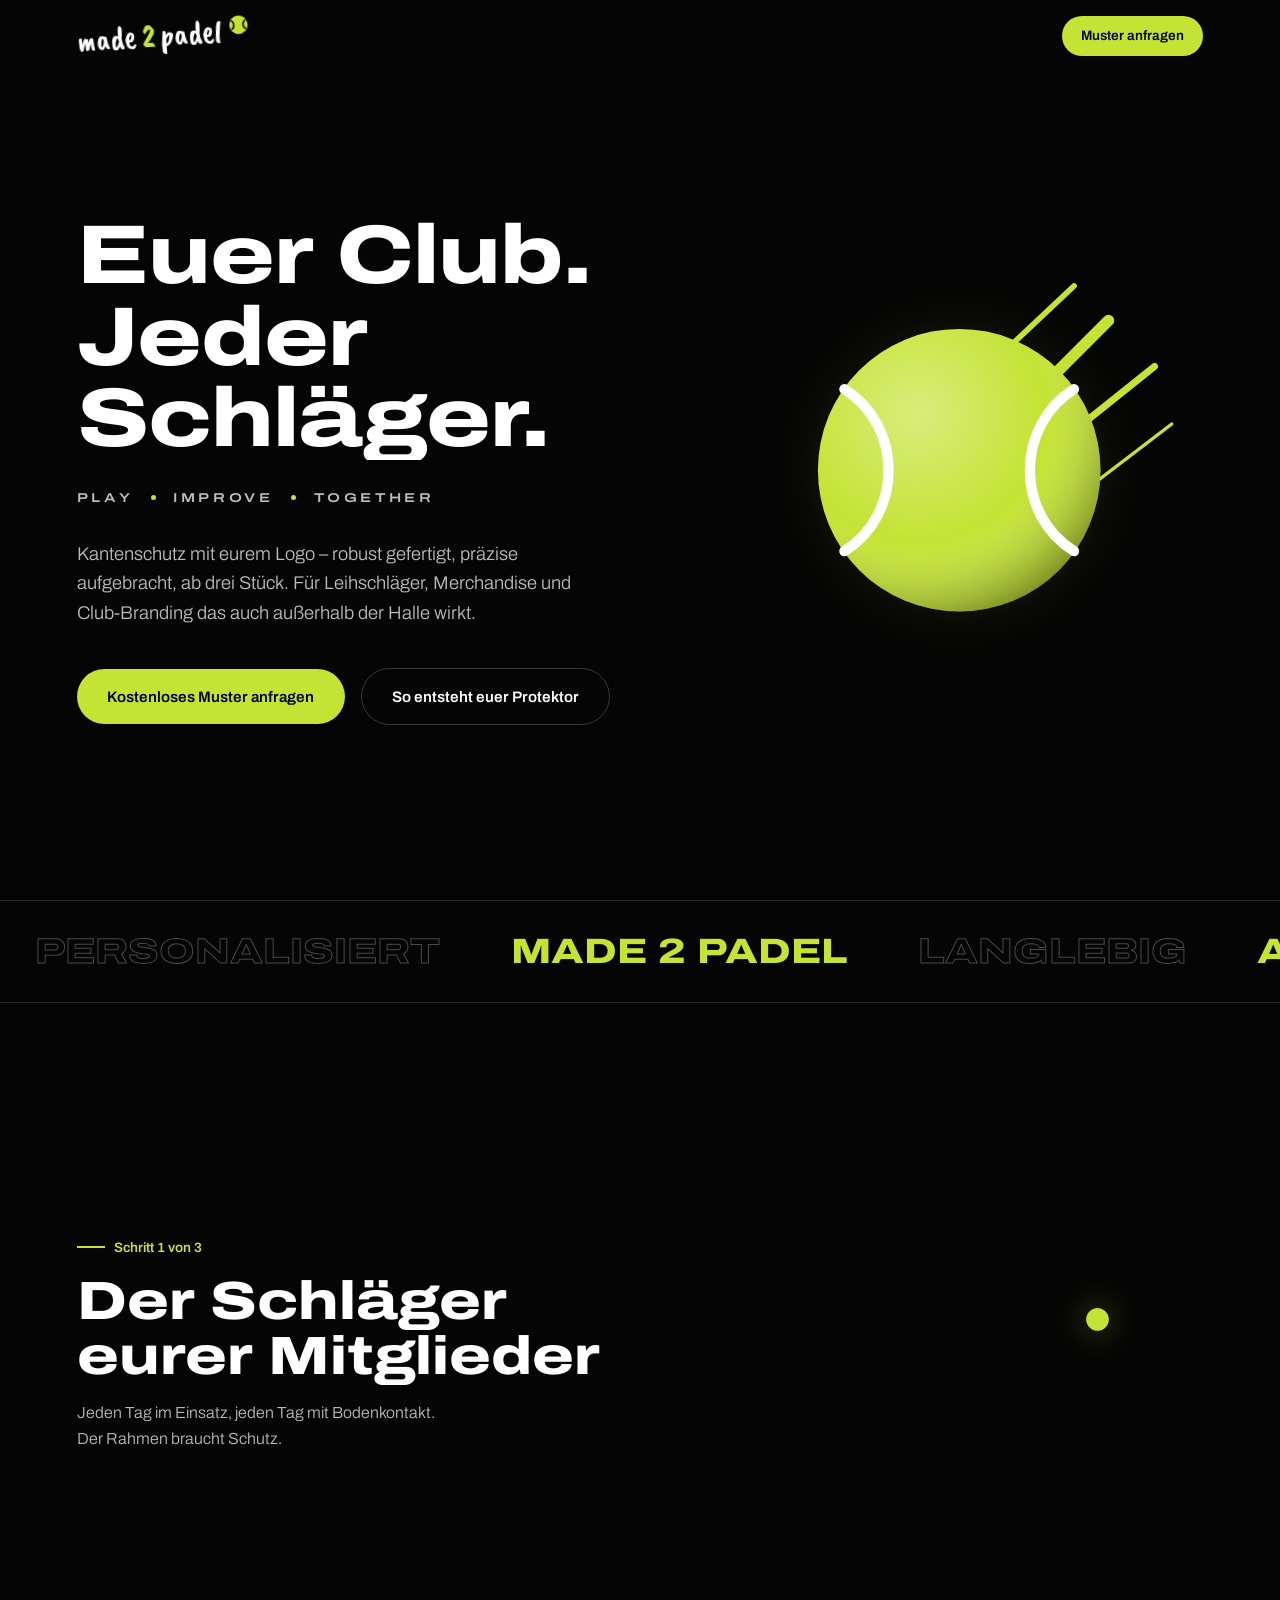
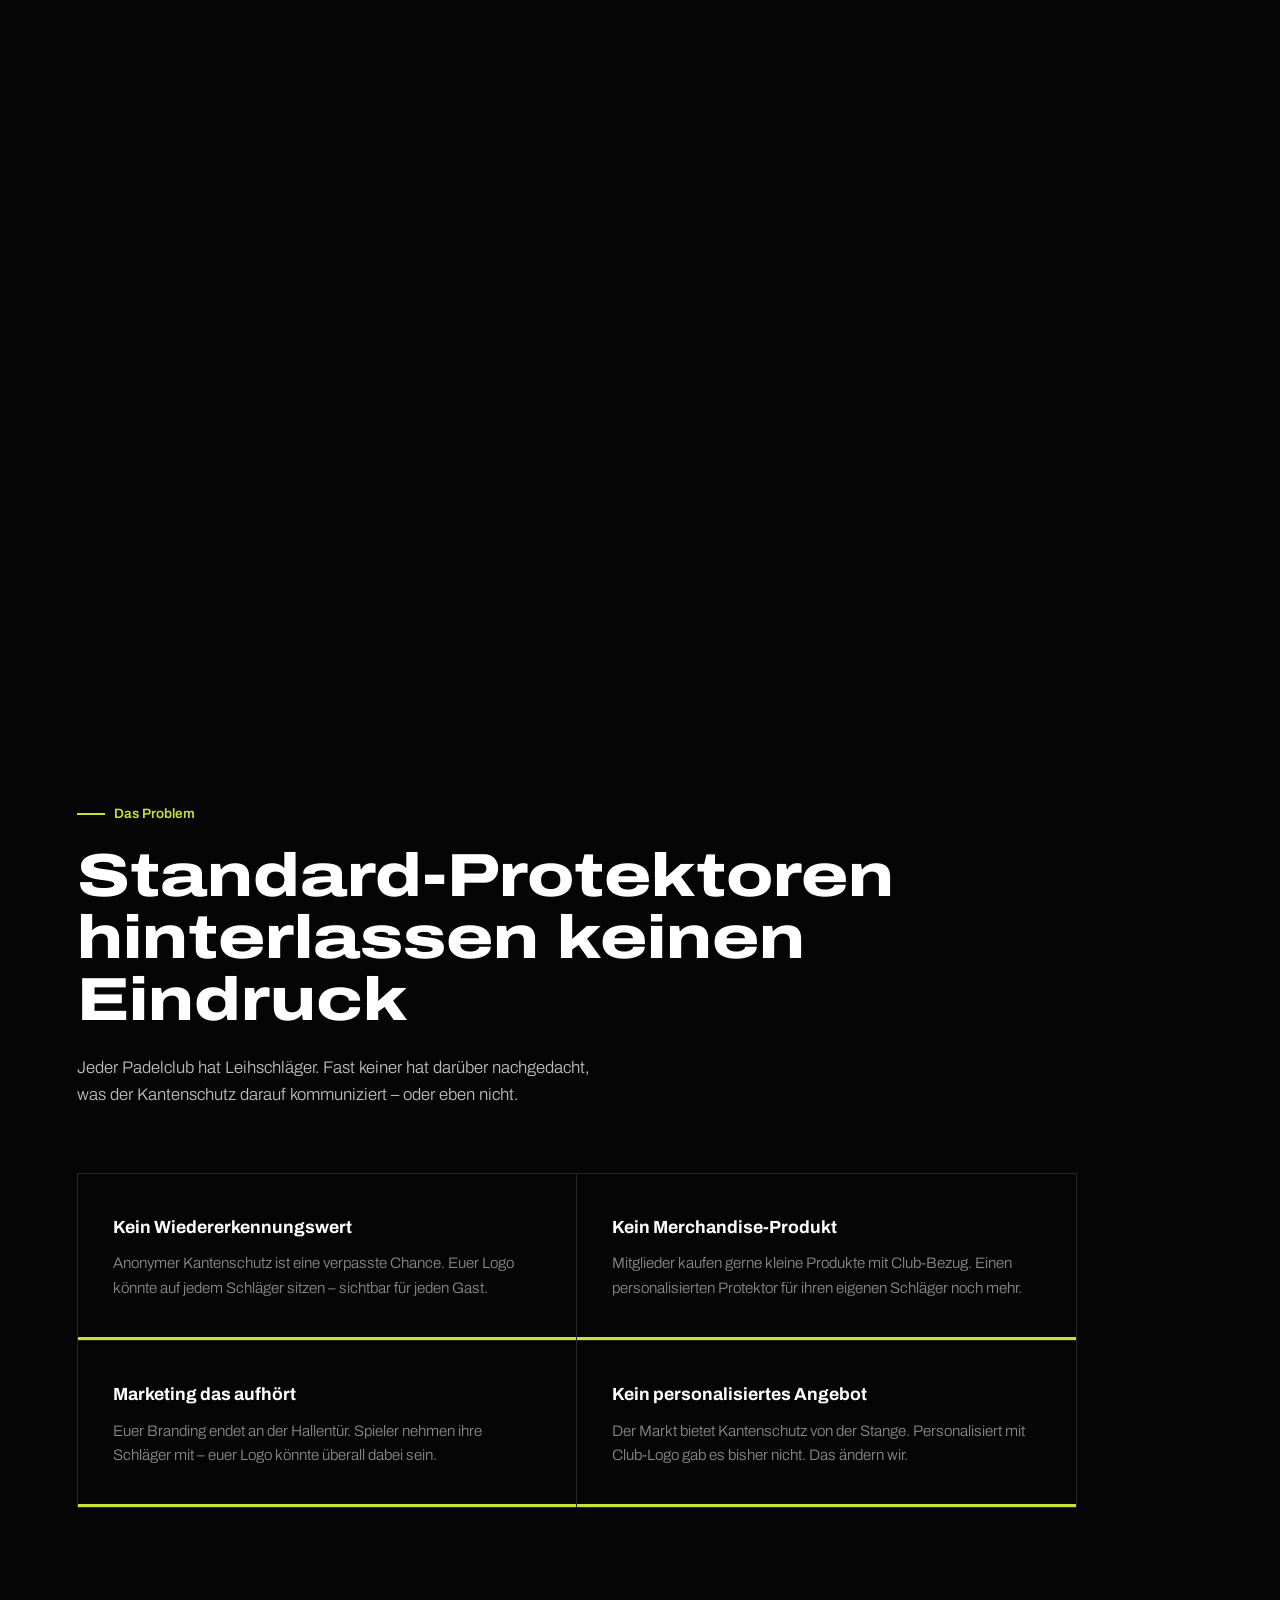
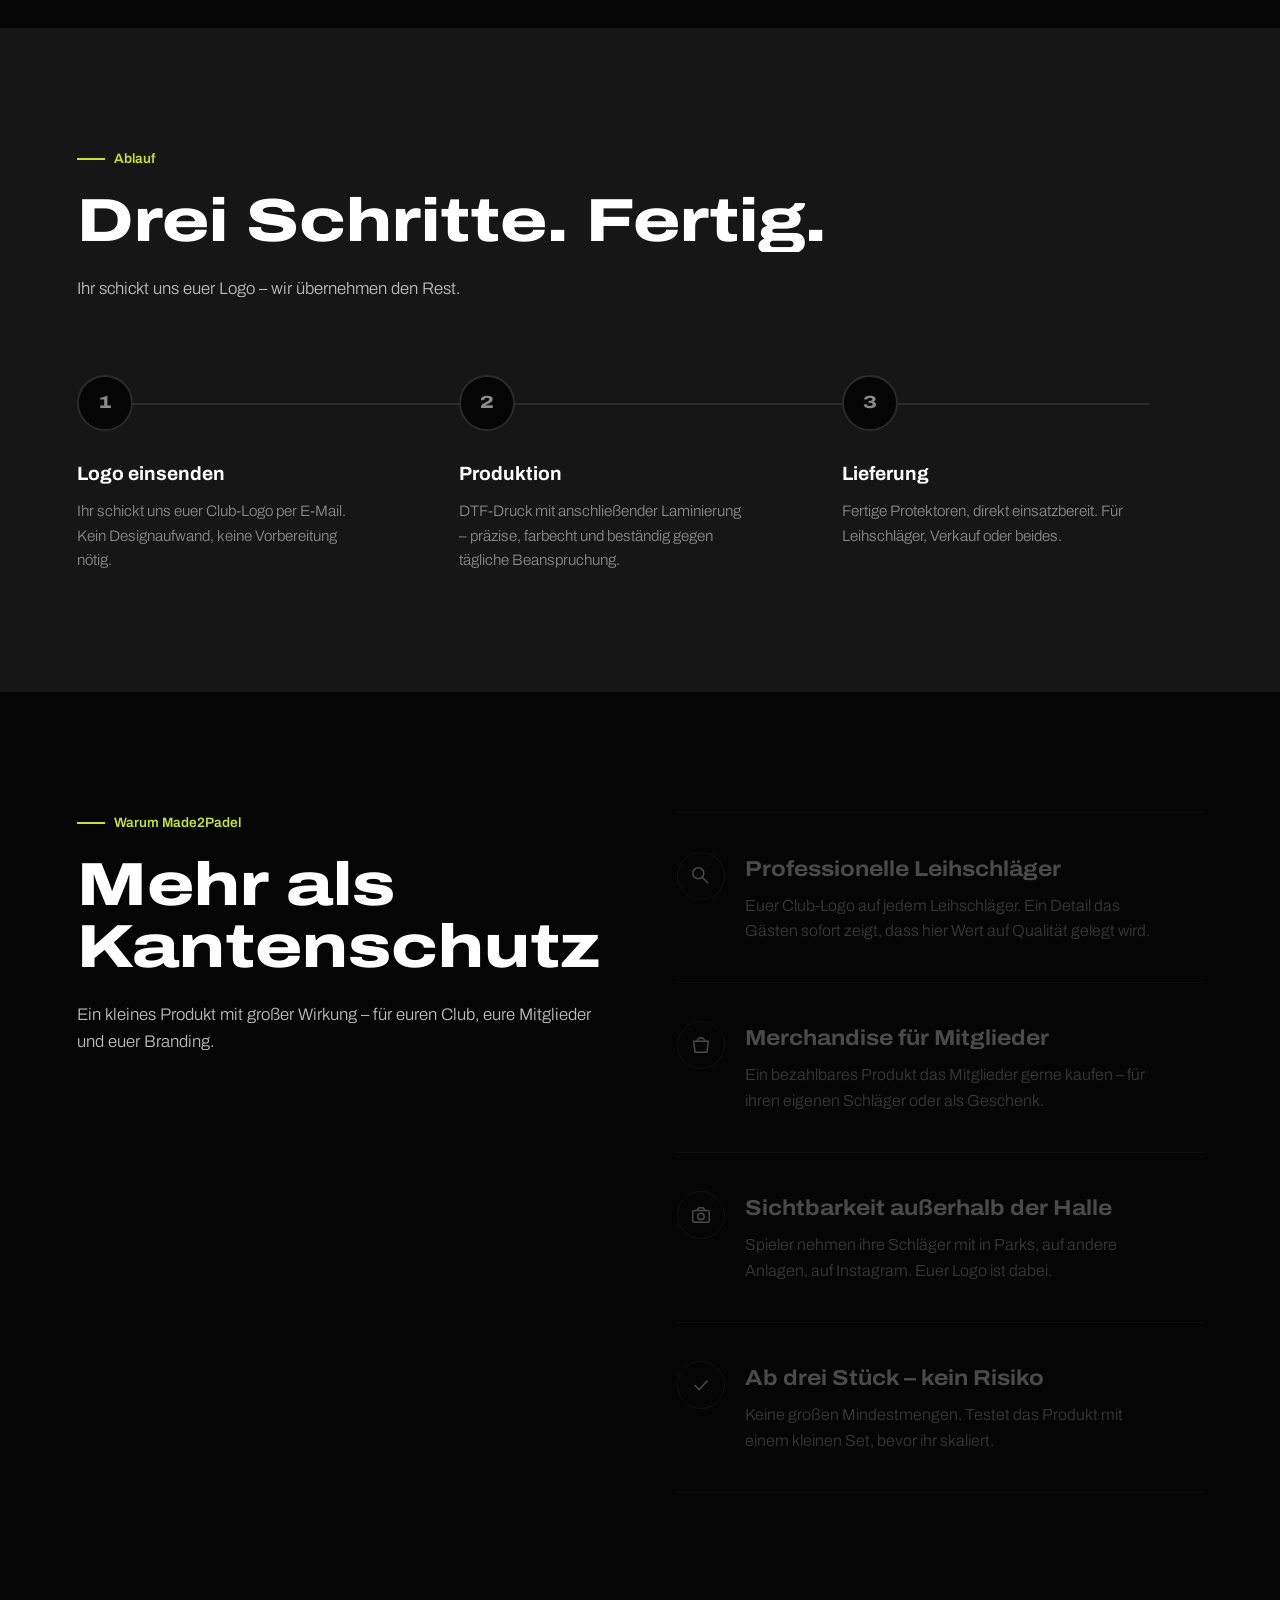
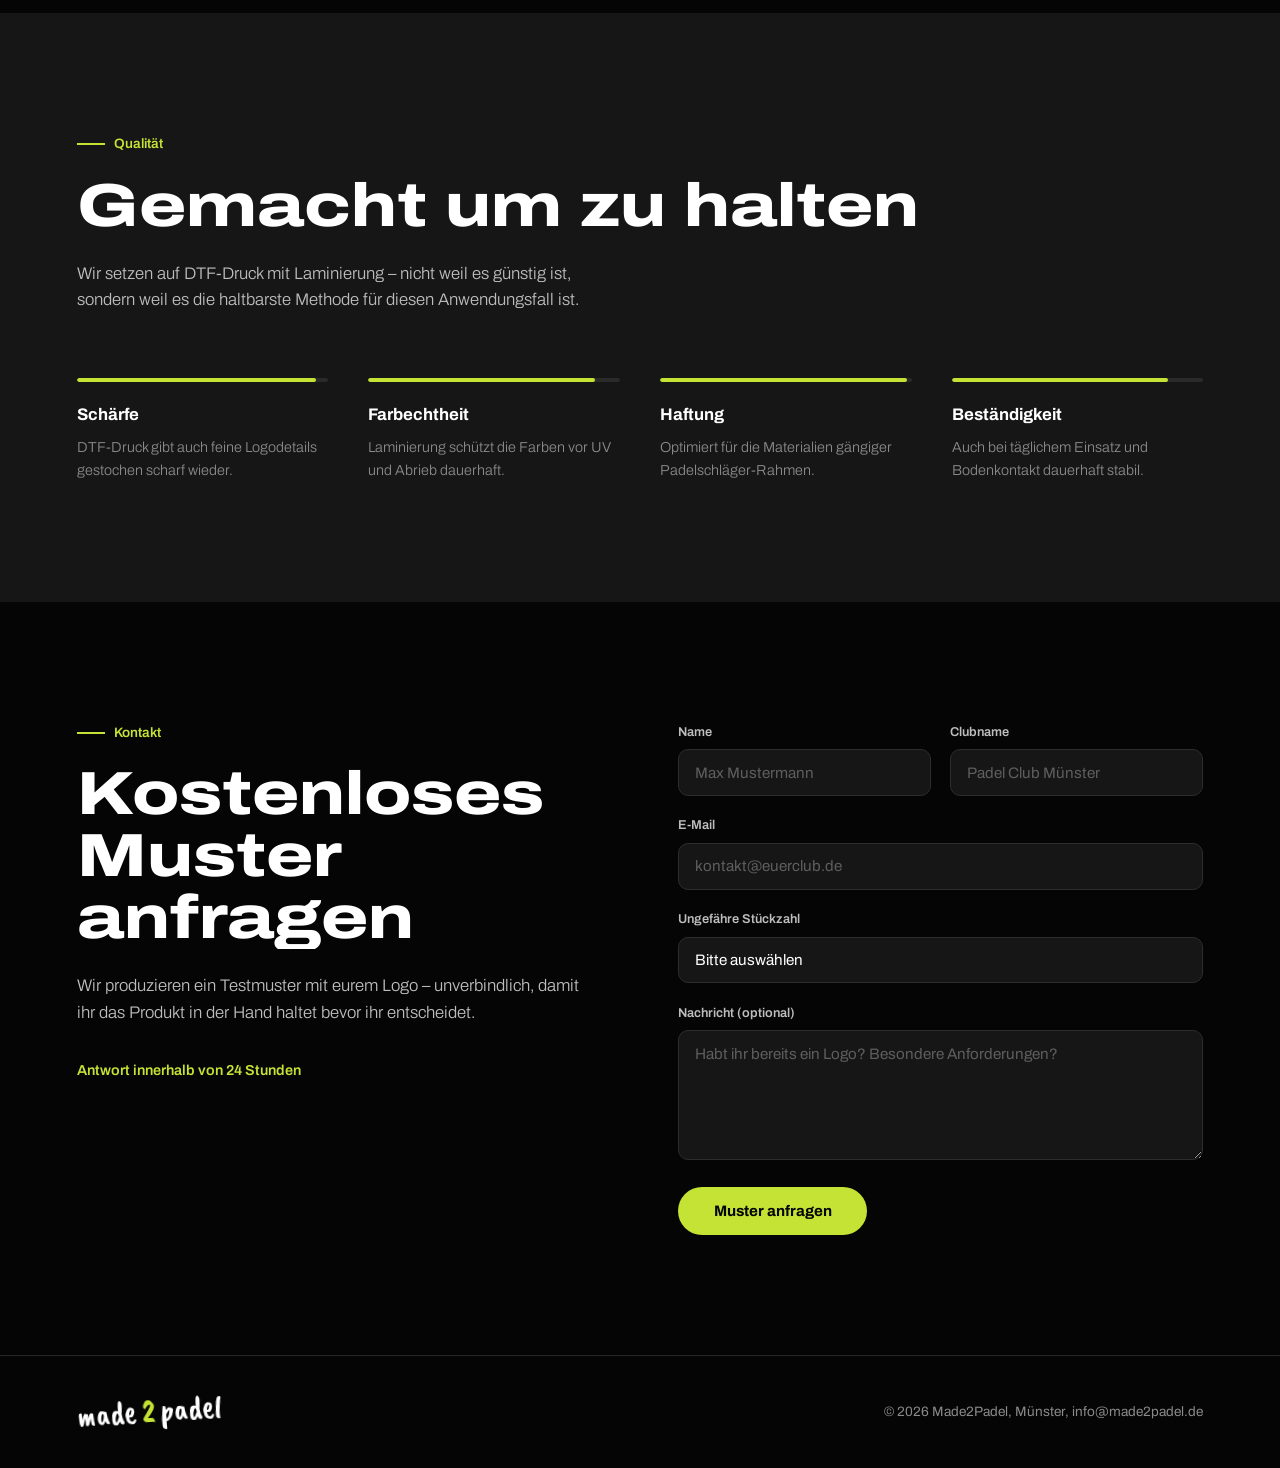
<file: index-3.html>
<!DOCTYPE html>
<html lang="de">
<head>
<meta charset="UTF-8">
<meta name="viewport" content="width=device-width, initial-scale=1, viewport-fit=cover">
<title>Made2Padel – Personalisierte Schlägerprotektoren</title>
<link rel="preconnect" href="https://fonts.googleapis.com">
<link rel="preconnect" href="https://fonts.gstatic.com" crossorigin>
<link href="https://fonts.googleapis.com/css2?family=Archivo:wdth,wght@62..125,300..900&family=Caveat+Brush&display=swap" rel="stylesheet">
<style>
:root {
  --black: #050505;
  --panel: #161616;
  --line: #262626;
  --lime: #C5E334;
  --lime-d: #A9C627;
  --white: #FFFFFF;
  --gray: #8A8A8A;
  --gray-l: #BDBDBD;
  color-scheme: dark;
  box-sizing: border-box;
  padding-top: env(safe-area-inset-top, 0px);
  padding-bottom: env(safe-area-inset-bottom, 0px);
}
@media (prefers-color-scheme: dark) { :root:not([data-theme="light"]) { --black:#050505; } }
:root[data-theme="dark"] { --black:#050505; }

*, *::before, *::after { box-sizing: border-box; margin: 0; padding: 0; }
html { scroll-behavior: smooth; scroll-padding-top: calc(72px + env(safe-area-inset-top, 0px)); }
body {
  font-family: 'Archivo', system-ui, -apple-system, 'Segoe UI', sans-serif;
  background: var(--black);
  color: var(--white);
  line-height: 1.6;
  overflow-x: hidden;
}
img, svg { max-width: 100%; }
a:focus-visible, button:focus-visible, input:focus-visible, select:focus-visible, textarea:focus-visible {
  outline: 2px solid var(--lime); outline-offset: 3px;
}

/* ---------- Scroll progress ---------- */
.progress {
  position: fixed; top: 0; left: 0; height: 3px; width: 100%;
  background: var(--lime); transform-origin: left; transform: scaleX(0);
  z-index: 200;
}

/* ---------- Nav ---------- */
nav {
  position: fixed; top: 0; left: 0; right: 0; z-index: 100;
  padding-top: env(safe-area-inset-top, 0px);
  transition: background .3s, border-color .3s;
  border-bottom: 1px solid transparent;
}
nav.scrolled { background: rgba(5,5,5,.9); backdrop-filter: blur(10px); border-color: var(--line); }
.nav-inner {
  height: 72px; padding: 0 6vw;
  display: flex; align-items: center; justify-content: space-between;
}
.wordmark {
  font-family: 'Caveat Brush', 'Brush Script MT', cursive;
  font-size: 2rem; line-height: 1; color: var(--white); text-decoration: none;
  display: inline-flex; align-items: center; gap: .35rem;
  transform: rotate(-4deg);
}
.wordmark .two { color: var(--lime); }
.wordmark svg { width: 22px; height: 22px; transform: translateY(-6px); }
.nav-cta {
  font-size: .85rem; font-weight: 600; color: var(--black);
  background: var(--lime); text-decoration: none;
  padding: .6rem 1.2rem; border-radius: 999px; white-space: nowrap;
  transition: background .2s;
}
.nav-cta:hover { background: var(--white); }

/* ---------- Hero ---------- */
.hero {
  min-height: 100vh; min-height: 100svh;
  display: grid; grid-template-columns: 1.2fr 1fr; align-items: center; gap: 4vw;
  padding: 120px 6vw 80px; position: relative; overflow: hidden;
}
.hero h1 {
  font-stretch: 125%; font-weight: 800;
  font-size: clamp(2.6rem, 6.5vw, 5.8rem);
  line-height: .98; letter-spacing: -.01em;
  margin-bottom: 1.75rem;
}
.hero h1 .ln { display: block; overflow: hidden; }
.hero h1 .ln span {
  display: inline-block; transform: translateY(105%);
  animation: rise .9s cubic-bezier(.16,1,.3,1) forwards;
}
.hero h1 .ln:nth-child(2) span { animation-delay: .15s; }
.slogan {
  display: flex; gap: 1.1rem; align-items: center; flex-wrap: wrap;
  font-stretch: 125%; font-size: .8rem; font-weight: 600;
  letter-spacing: .28em; color: var(--gray-l);
  margin-bottom: 2rem;
}
.slogan span { opacity: 0; animation: fade .6s ease forwards; }
.slogan span:nth-child(1) { animation-delay: .6s; }
.slogan span:nth-child(2) { animation-delay: .75s; }
.slogan span:nth-child(3) { animation-delay: .9s; }
.slogan span:nth-child(4) { animation-delay: 1.05s; }
.slogan span:nth-child(5) { animation-delay: 1.2s; }
.slogan .dot { width: 5px; height: 5px; border-radius: 50%; background: var(--lime); }
.hero p {
  font-size: clamp(1rem, 1.6vw, 1.15rem); color: var(--gray-l);
  max-width: 46ch; margin-bottom: 2.5rem; font-weight: 300;
  opacity: 0; animation: fadeUp .8s ease 1.1s forwards;
}
.hero-actions {
  display: flex; gap: 1rem; flex-wrap: wrap; align-items: center;
  opacity: 0; animation: fadeUp .8s ease 1.3s forwards;
}
.btn {
  display: inline-block; text-decoration: none; font-weight: 600; font-size: .95rem;
  padding: .95rem 1.9rem; border-radius: 999px; transition: background .2s, color .2s, transform .2s;
}
.btn-lime { background: var(--lime); color: var(--black); }
.btn-lime:hover { background: var(--white); transform: translateY(-2px); }
.btn-line { color: var(--white); border: 1px solid #3a3a3a; }
.btn-line:hover { border-color: var(--lime); color: var(--lime); }

.hero-ball {
  position: relative; width: 100%; aspect-ratio: 1; max-width: 460px; justify-self: center;
  will-change: transform;
}
.hero-ball .ball-wrap {
  position: absolute; inset: 18%;
  animation: flyIn 1.3s cubic-bezier(.16,1,.3,1) .2s both;
}
.hero-ball .trail line {
  stroke: var(--lime); stroke-linecap: round;
  stroke-dasharray: 1; stroke-dashoffset: 1;
  animation: trail 1s ease .7s forwards;
}
.hero-ball .trail line:nth-child(2) { animation-delay: .8s; }
.hero-ball .trail line:nth-child(3) { animation-delay: .9s; }
.hero-ball .trail line:nth-child(4) { animation-delay: 1s; }
.glow {
  position: absolute; inset: 10%; border-radius: 50%;
  background: radial-gradient(circle, rgba(197,227,52,.28), transparent 65%);
  filter: blur(20px);
}

@keyframes rise { to { transform: translateY(0); } }
@keyframes fade { to { opacity: 1; } }
@keyframes fadeUp { from { opacity: 0; transform: translateY(24px); } to { opacity: 1; transform: none; } }
@keyframes flyIn { from { opacity: 0; transform: translate(60%, -60%) scale(.4) rotate(-200deg); } to { opacity: 1; transform: none; } }
@keyframes trail { to { stroke-dashoffset: 0; } }

/* ---------- Marquee ---------- */
.marquee { border-block: 1px solid var(--line); overflow: hidden; padding: 1.4rem 0; background: var(--black); }
.marquee-track { display: flex; width: max-content; animation: marquee 28s linear infinite; }
.marquee-track span {
  font-stretch: 125%; font-weight: 800; font-size: clamp(1.4rem, 3vw, 2.2rem);
  padding: 0 2.2rem; white-space: nowrap; color: transparent;
  -webkit-text-stroke: 1px #4a4a4a;
}
.marquee-track span.fill { color: var(--lime); -webkit-text-stroke: 0; }
@keyframes marquee { to { transform: translateX(-50%); } }

/* ---------- Sticky racket story ---------- */
.story { height: 320vh; position: relative; }
.story-sticky {
  position: sticky; top: 0; height: 100vh; height: 100svh;
  display: grid; grid-template-columns: 1fr 1fr; align-items: center; gap: 4vw;
  padding: 90px 6vw 40px;
}
.story-captions { position: relative; min-height: 14rem; }
.caption {
  position: absolute; inset: 0;
  opacity: 0; transform: translateY(20px); transition: opacity .35s, transform .5s;
}
.caption.on { opacity: 1; transform: none; }
.caption .step {
  font-size: .85rem; color: var(--lime); font-weight: 600; margin-bottom: 1rem;
  display: flex; align-items: center; gap: .6rem;
}
.caption .step::before { content: ''; width: 28px; height: 2px; background: var(--lime); }
.caption h2 {
  font-stretch: 125%; font-weight: 800; line-height: 1.02;
  font-size: clamp(1.9rem, 4.2vw, 3.4rem); margin-bottom: 1rem;
}
.caption p { color: var(--gray-l); max-width: 40ch; font-weight: 300; }
.story-dots { display: flex; gap: .5rem; margin-top: 16rem; }
.story-dots i { width: 36px; height: 3px; background: #2a2a2a; border-radius: 2px; overflow: hidden; position: relative; }
.story-dots i b { position: absolute; inset: 0; background: var(--lime); transform-origin: left; transform: scaleX(0); }
.racket { width: 100%; max-height: 78vh; justify-self: center; overflow: visible; }
.racket .draw { fill: none; stroke: var(--white); stroke-width: 3; stroke-linecap: round; stroke-dasharray: 1; stroke-dashoffset: 1; }
.racket .holes circle { fill: var(--white); }
.racket .holes { opacity: 0; }
.racket .guard { fill: none; stroke: var(--lime); stroke-width: 20; stroke-linecap: round; stroke-dasharray: 1; stroke-dashoffset: 1; filter: drop-shadow(0 0 14px rgba(197,227,52,.45)); }
.racket .guard-text { font-family: 'Caveat Brush', cursive; font-size: 22px; fill: var(--black); opacity: 0; letter-spacing: 1px; }
.racket .handle { fill: var(--white); opacity: 0; }

/* ---------- Generic sections ---------- */
section.block { padding: 120px 6vw; position: relative; }
.kicker {
  font-size: .85rem; color: var(--lime); font-weight: 600; margin-bottom: 1.25rem;
  display: flex; align-items: center; gap: .6rem;
}
.kicker::before { content: ''; width: 28px; height: 2px; background: var(--lime); }
h2.title {
  font-stretch: 125%; font-weight: 800; line-height: 1.02;
  font-size: clamp(2rem, 5vw, 3.8rem); margin-bottom: 1.5rem; max-width: 18ch;
}
.lead { color: var(--gray-l); font-weight: 300; max-width: 52ch; font-size: 1.05rem; }

/* reveal system */
.reveal { opacity: 0; transform: translateY(40px); transition: opacity .9s cubic-bezier(.16,1,.3,1), transform .9s cubic-bezier(.16,1,.3,1); transition-delay: var(--d, 0s); }
.reveal.from-left { transform: translateX(-60px); }
.reveal.from-right { transform: translateX(60px); }
.reveal.scale { transform: scale(.92); }
.reveal.in { opacity: 1; transform: none; }
.mask { display: block; overflow: hidden; }
.mask > span { display: inline-block; transform: translateY(105%); transition: transform 1s cubic-bezier(.16,1,.3,1); transition-delay: var(--d, 0s); }
.in .mask > span, .mask.in > span { transform: none; }

/* ---------- Problem ---------- */
.problem-grid {
  display: grid; grid-template-columns: repeat(2, 1fr); gap: 1px;
  background: var(--line); border: 1px solid var(--line); margin-top: 4rem; max-width: 1000px;
}
.p-card { background: var(--black); padding: 2.5rem 2.2rem; position: relative; overflow: hidden; }
.p-card::after {
  content: ''; position: absolute; left: 0; bottom: 0; height: 3px; width: 100%;
  background: var(--lime); transform: scaleX(0); transform-origin: left;
  transition: transform .9s cubic-bezier(.16,1,.3,1) calc(var(--d, 0s) + .3s);
}
.p-card.in::after { transform: scaleX(1); }
.p-card h3 { font-size: 1.1rem; font-weight: 700; margin-bottom: .6rem; }
.p-card p { color: var(--gray); font-size: .95rem; font-weight: 300; }

/* ---------- Steps ---------- */
.steps { position: relative; margin-top: 4.5rem; display: grid; grid-template-columns: repeat(3, 1fr); gap: 3rem; max-width: 1100px; }
.steps-line { position: absolute; top: 28px; left: 28px; right: 28px; height: 2px; background: #2a2a2a; }
.steps-line b { position: absolute; inset: 0; background: var(--lime); transform-origin: left; transform: scaleX(0); }
.step-item { position: relative; }
.step-num {
  width: 56px; height: 56px; border-radius: 50%;
  border: 2px solid #2a2a2a; background: var(--black);
  display: grid; place-items: center;
  font-stretch: 125%; font-weight: 800; font-size: 1.1rem; color: var(--gray);
  margin-bottom: 1.75rem; position: relative; z-index: 1;
  transition: border-color .4s, color .4s, background .4s;
}
.step-item.lit .step-num { border-color: var(--lime); color: var(--black); background: var(--lime); }
.step-item h3 { font-size: 1.2rem; font-weight: 700; margin-bottom: .6rem; }
.step-item p { color: var(--gray); font-weight: 300; font-size: .95rem; max-width: 32ch; }

/* ---------- Benefits ---------- */
.benefits-layout { display: grid; grid-template-columns: 1fr 1.2fr; gap: 6vw; align-items: start; }
.benefits-left { position: sticky; top: 140px; }
.b-list { list-style: none; }
.b-item {
  padding: 2.4rem 0; border-top: 1px solid var(--line);
  display: grid; grid-template-columns: 48px 1fr; gap: 1.25rem;
  opacity: .28; transition: opacity .5s;
}
.b-item:last-child { border-bottom: 1px solid var(--line); }
.b-item.active { opacity: 1; }
.b-icon {
  width: 48px; height: 48px; border-radius: 50%; border: 1px solid #333;
  display: grid; place-items: center; transition: background .5s, border-color .5s;
}
.b-icon svg { width: 22px; height: 22px; stroke: var(--white); fill: none; stroke-width: 1.6; transition: stroke .5s; }
.b-item.active .b-icon { background: var(--lime); border-color: var(--lime); }
.b-item.active .b-icon svg { stroke: var(--black); }
.b-item h3 { font-stretch: 112%; font-size: 1.35rem; font-weight: 700; margin-bottom: .4rem; }
.b-item p { color: var(--gray-l); font-weight: 300; max-width: 46ch; }

/* ---------- Quality ---------- */
.quality { background: var(--panel); }
.q-grid { display: grid; grid-template-columns: repeat(4, 1fr); gap: 2.5rem; margin-top: 4rem; }
.q-item h3 { font-size: 1.05rem; font-weight: 700; margin: 1.25rem 0 .4rem; }
.q-item p { color: var(--gray); font-size: .9rem; font-weight: 300; }
.q-bar { height: 4px; background: #2a2a2a; border-radius: 4px; overflow: hidden; }
.q-bar b { display: block; height: 100%; width: 0; background: var(--lime); border-radius: 4px; transition: width 1.4s cubic-bezier(.16,1,.3,1) var(--d, 0s); }
.q-item.in .q-bar b { width: var(--w); }

/* ---------- Contact ---------- */
.contact-layout { display: grid; grid-template-columns: 1fr 1fr; gap: 6vw; align-items: start; }
.contact-note { margin-top: 2rem; color: var(--lime); font-size: .9rem; font-weight: 600; }
form { display: flex; flex-direction: column; gap: 1.2rem; }
.form-row { display: grid; grid-template-columns: 1fr 1fr; gap: 1.2rem; }
label { display: block; font-size: .8rem; font-weight: 600; color: var(--gray-l); margin-bottom: .45rem; }
input, select, textarea {
  width: 100%; background: var(--panel); border: 1px solid #2d2d2d; color: var(--white);
  font-family: inherit; font-size: .95rem; padding: .9rem 1rem; border-radius: 10px;
  transition: border-color .2s; appearance: none;
}
input::placeholder, textarea::placeholder { color: #5e5e5e; }
input:focus, select:focus, textarea:focus { outline: none; border-color: var(--lime); }
textarea { min-height: 130px; resize: vertical; }
.btn-submit {
  align-self: flex-start; background: var(--lime); color: var(--black); border: none;
  font-family: inherit; font-weight: 700; font-size: .95rem; padding: 1rem 2.2rem;
  border-radius: 999px; cursor: pointer; transition: background .2s, transform .2s;
}
.btn-submit:hover { background: var(--white); transform: translateY(-2px); }

/* ---------- Footer ---------- */
footer {
  border-top: 1px solid var(--line); padding: 2.5rem 6vw;
  display: flex; align-items: center; justify-content: space-between; gap: 1rem; flex-wrap: wrap;
}
footer p { color: var(--gray); font-size: .85rem; }

/* ---------- Responsive ---------- */
@media (max-width: 860px) {
  .hero { grid-template-columns: 1fr; padding-top: 110px; }
  .hero-ball { max-width: 280px; order: -1; }
  .story { height: 300vh; }
  .story-sticky { grid-template-columns: 1fr; grid-template-rows: auto 1fr; padding-top: 84px; gap: 1rem; }
  .story-captions { min-height: 9.5rem; }
  .story-dots { margin-top: 10rem; }
  .caption h2 { font-size: 1.7rem; }
  .caption p { font-size: .9rem; }
  .wordmark { font-size: 1.6rem; }
  .nav-cta { font-size: .78rem; padding: .5rem .95rem; }
  .racket { max-height: 46svh; }
  .problem-grid, .steps, .benefits-layout, .contact-layout, .form-row { grid-template-columns: 1fr; }
  .steps-line { display: none; }
  .benefits-left { position: static; }
  .q-grid { grid-template-columns: 1fr 1fr; }
}
@media (max-width: 480px) { .q-grid { grid-template-columns: 1fr; } }

@media (prefers-reduced-motion: reduce) {
  *, *::before, *::after { animation: none !important; transition: none !important; }
  .hero h1 .ln span, .mask > span { transform: none; }
  .slogan span, .hero p, .hero-actions, .reveal { opacity: 1; transform: none; }
  .hero-ball .trail line { stroke-dashoffset: 0; }
  .b-item { opacity: 1; }
}
</style>
</head>
<body>

<div class="progress" id="progress"></div>

<nav id="nav">
  <div class="nav-inner">
    <a href="#top" class="wordmark" aria-label="Made2Padel Startseite">made<span class="two">2</span>padel
      <svg viewBox="0 0 24 24" aria-hidden="true"><circle cx="12" cy="12" r="10" fill="#C5E334"/><path d="M4 7c4 2 4 8 0 10M20 7c-4 2-4 8 0 10" stroke="#050505" stroke-width="1.6" fill="none"/></svg>
    </a>
    <a href="#kontakt" class="nav-cta">Muster anfragen</a>
  </div>
</nav>

<!-- HERO -->
<header class="hero" id="top">
  <div>
    <h1>
      <span class="ln"><span>Euer Club.</span></span>
      <span class="ln"><span>Jeder Schläger.</span></span>
    </h1>
    <div class="slogan" aria-label="Play, Improve, Together">
      <span>PLAY</span><span class="dot"></span><span>IMPROVE</span><span class="dot"></span><span>TOGETHER</span>
    </div>
    <p>Kantenschutz mit eurem Logo – robust gefertigt, präzise aufgebracht, ab drei Stück. Für Leihschläger, Merchandise und Club-Branding das auch außerhalb der Halle wirkt.</p>
    <div class="hero-actions">
      <a href="#kontakt" class="btn btn-lime">Kostenloses Muster anfragen</a>
      <a href="#produkt" class="btn btn-line">So entsteht euer Protektor</a>
    </div>
  </div>

  <div class="hero-ball" id="heroBall" aria-hidden="true">
    <div class="glow"></div>
    <svg class="trail" viewBox="0 0 400 400" style="position:absolute;inset:0">
      <line x1="330" y1="70" x2="250" y2="150" stroke-width="10" pathLength="1"/>
      <line x1="370" y1="110" x2="270" y2="190" stroke-width="6" pathLength="1"/>
      <line x1="300" y1="40" x2="215" y2="120" stroke-width="5" pathLength="1"/>
      <line x1="385" y1="160" x2="300" y2="225" stroke-width="3" pathLength="1"/>
    </svg>
    <div class="ball-wrap">
      <svg viewBox="0 0 200 200" id="ballSvg">
        <circle cx="100" cy="100" r="96" fill="#C5E334"/>
        <circle cx="100" cy="100" r="96" fill="url(#shade)"/>
        <path d="M22 45c40 25 40 85 0 110M178 45c-40 25-40 85 0 110" stroke="#fff" stroke-width="7" fill="none" stroke-linecap="round"/>
        <defs>
          <radialGradient id="shade" cx="35%" cy="30%" r="75%">
            <stop offset="0%" stop-color="#fff" stop-opacity=".35"/>
            <stop offset="60%" stop-color="#fff" stop-opacity="0"/>
            <stop offset="100%" stop-color="#000" stop-opacity=".35"/>
          </radialGradient>
        </defs>
      </svg>
    </div>
  </div>
</header>

<!-- MARQUEE -->
<div class="marquee" aria-hidden="true">
  <div class="marquee-track">
    <span>PERSONALISIERT</span><span class="fill">MADE 2 PADEL</span><span>LANGLEBIG</span><span class="fill">AB 3 STÜCK</span><span>EUER LOGO</span><span class="fill">PLAY IMPROVE TOGETHER</span>
    <span>PERSONALISIERT</span><span class="fill">MADE 2 PADEL</span><span>LANGLEBIG</span><span class="fill">AB 3 STÜCK</span><span>EUER LOGO</span><span class="fill">PLAY IMPROVE TOGETHER</span>
  </div>
</div>

<!-- STICKY STORY -->
<section class="story" id="produkt">
  <div class="story-sticky">
    <div>
      <div class="story-captions">
        <div class="caption on" data-cap="0">
          <div class="step">Schritt 1 von 3</div>
          <h2>Der Schläger eurer Mitglieder</h2>
          <p>Jeden Tag im Einsatz, jeden Tag mit Bodenkontakt. Der Rahmen braucht Schutz.</p>
        </div>
        <div class="caption" data-cap="1">
          <div class="step">Schritt 2 von 3</div>
          <h2>Unser Kantenschutz</h2>
          <p>Robust, passgenau und laminiert – schützt den Rahmen vor Abrieb und Stößen.</p>
        </div>
        <div class="caption" data-cap="2">
          <div class="step">Schritt 3 von 3</div>
          <h2>Mit eurem Logo darauf</h2>
          <p>Aus einem Schutz wird ein Markenzeichen. Auf jedem Leihschläger, auf jedem Foto.</p>
        </div>
      </div>
      <div class="story-dots" aria-hidden="true"><i><b></b></i><i><b></b></i><i><b></b></i></div>
    </div>

    <svg class="racket" id="racket" viewBox="0 0 400 620" aria-label="Padelschläger mit personalisiertem Kantenschutz">
      <defs>
        <clipPath id="face"><ellipse cx="200" cy="220" rx="132" ry="156"/></clipPath>
        <path id="guardPath" d="M 56.3 170 A 150 175 0 0 1 343.7 170"/>
      </defs>
      <!-- frame -->
      <ellipse class="draw" cx="200" cy="220" rx="150" ry="175" pathLength="1"/>
      <ellipse class="draw" cx="200" cy="220" rx="132" ry="156" pathLength="1" style="stroke-width:1.5;stroke:#5a5a5a"/>
      <!-- holes -->
      <g class="holes" clip-path="url(#face)" id="holes"></g>
      <!-- throat -->
      <path class="draw" d="M 120 360 Q 170 400 180 450 M 280 360 Q 230 400 220 450 M 160 372 Q 200 350 240 372" pathLength="1"/>
      <!-- handle -->
      <rect class="handle" x="178" y="450" width="44" height="140" rx="10"/>
      <rect class="handle" x="172" y="584" width="56" height="16" rx="6"/>
      <!-- guard + logo -->
      <use href="#guardPath" class="guard" pathLength="1"/>
      <path class="guard" id="guardVisible" d="M 56.3 170 A 150 175 0 0 1 343.7 170" pathLength="1"/>
      <text class="guard-text" id="guardText" dy="7"><textPath href="#guardPath" startOffset="50%" text-anchor="middle">made2padel  •  euer club  •  made2padel</textPath></text>
    </svg>
  </div>
</section>

<!-- PROBLEM -->
<section class="block" id="problem">
  <div class="kicker reveal">Das Problem</div>
  <h2 class="title reveal"><span class="mask"><span>Standard-Protektoren</span></span><span class="mask"><span style="--d:.1s">hinterlassen keinen Eindruck</span></span></h2>
  <p class="lead reveal" style="--d:.2s">Jeder Padelclub hat Leihschläger. Fast keiner hat darüber nachgedacht, was der Kantenschutz darauf kommuniziert – oder eben nicht.</p>
  <div class="problem-grid">
    <div class="p-card reveal" style="--d:0s"><h3>Kein Wiedererkennungswert</h3><p>Anonymer Kantenschutz ist eine verpasste Chance. Euer Logo könnte auf jedem Schläger sitzen – sichtbar für jeden Gast.</p></div>
    <div class="p-card reveal" style="--d:.12s"><h3>Kein Merchandise-Produkt</h3><p>Mitglieder kaufen gerne kleine Produkte mit Club-Bezug. Einen personalisierten Protektor für ihren eigenen Schläger noch mehr.</p></div>
    <div class="p-card reveal" style="--d:.24s"><h3>Marketing das aufhört</h3><p>Euer Branding endet an der Hallentür. Spieler nehmen ihre Schläger mit – euer Logo könnte überall dabei sein.</p></div>
    <div class="p-card reveal" style="--d:.36s"><h3>Kein personalisiertes Angebot</h3><p>Der Markt bietet Kantenschutz von der Stange. Personalisiert mit Club-Logo gab es bisher nicht. Das ändern wir.</p></div>
  </div>
</section>

<!-- STEPS -->
<section class="block" id="ablauf" style="background:var(--panel)">
  <div class="kicker reveal">Ablauf</div>
  <h2 class="title reveal"><span class="mask"><span>Drei Schritte. Fertig.</span></span></h2>
  <p class="lead reveal" style="--d:.15s">Ihr schickt uns euer Logo – wir übernehmen den Rest.</p>
  <div class="steps" id="steps">
    <div class="steps-line"><b id="stepsFill"></b></div>
    <div class="step-item"><div class="step-num">1</div><h3>Logo einsenden</h3><p>Ihr schickt uns euer Club-Logo per E-Mail. Kein Designaufwand, keine Vorbereitung nötig.</p></div>
    <div class="step-item"><div class="step-num">2</div><h3>Produktion</h3><p>DTF-Druck mit anschließender Laminierung – präzise, farbecht und beständig gegen tägliche Beanspruchung.</p></div>
    <div class="step-item"><div class="step-num">3</div><h3>Lieferung</h3><p>Fertige Protektoren, direkt einsatzbereit. Für Leihschläger, Verkauf oder beides.</p></div>
  </div>
</section>

<!-- BENEFITS -->
<section class="block" id="vorteile">
  <div class="benefits-layout">
    <div class="benefits-left">
      <div class="kicker reveal">Warum Made2Padel</div>
      <h2 class="title reveal"><span class="mask"><span>Mehr als</span></span><span class="mask"><span style="--d:.1s">Kantenschutz</span></span></h2>
      <p class="lead reveal" style="--d:.2s">Ein kleines Produkt mit großer Wirkung – für euren Club, eure Mitglieder und euer Branding.</p>
    </div>
    <ul class="b-list">
      <li class="b-item"><div class="b-icon"><svg viewBox="0 0 24 24"><circle cx="9" cy="9" r="6"/><path d="M13 13l7 7"/></svg></div><div><h3>Professionelle Leihschläger</h3><p>Euer Club-Logo auf jedem Leihschläger. Ein Detail das Gästen sofort zeigt, dass hier Wert auf Qualität gelegt wird.</p></div></li>
      <li class="b-item"><div class="b-icon"><svg viewBox="0 0 24 24"><path d="M4 8h16l-1.5 12h-13z"/><path d="M8 8a4 4 0 0 1 8 0"/></svg></div><div><h3>Merchandise für Mitglieder</h3><p>Ein bezahlbares Produkt das Mitglieder gerne kaufen – für ihren eigenen Schläger oder als Geschenk.</p></div></li>
      <li class="b-item"><div class="b-icon"><svg viewBox="0 0 24 24"><rect x="3" y="7" width="18" height="13" rx="2"/><circle cx="12" cy="13.5" r="3.5"/><path d="M8 7l1.5-3h5L16 7"/></svg></div><div><h3>Sichtbarkeit außerhalb der Halle</h3><p>Spieler nehmen ihre Schläger mit in Parks, auf andere Anlagen, auf Instagram. Euer Logo ist dabei.</p></div></li>
      <li class="b-item"><div class="b-icon"><svg viewBox="0 0 24 24"><path d="M5 12l5 5 9-10"/></svg></div><div><h3>Ab drei Stück – kein Risiko</h3><p>Keine großen Mindestmengen. Testet das Produkt mit einem kleinen Set, bevor ihr skaliert.</p></div></li>
    </ul>
  </div>
</section>

<!-- QUALITY -->
<section class="block quality" id="qualitaet">
  <div class="kicker reveal">Qualität</div>
  <h2 class="title reveal"><span class="mask"><span>Gemacht um zu halten</span></span></h2>
  <p class="lead reveal" style="--d:.15s">Wir setzen auf DTF-Druck mit Laminierung – nicht weil es günstig ist, sondern weil es die haltbarste Methode für diesen Anwendungsfall ist.</p>
  <div class="q-grid">
    <div class="q-item reveal" style="--d:0s;--w:95%"><div class="q-bar"><b></b></div><h3>Schärfe</h3><p>DTF-Druck gibt auch feine Logodetails gestochen scharf wieder.</p></div>
    <div class="q-item reveal" style="--d:.12s;--w:90%"><div class="q-bar"><b></b></div><h3>Farbechtheit</h3><p>Laminierung schützt die Farben vor UV und Abrieb dauerhaft.</p></div>
    <div class="q-item reveal" style="--d:.24s;--w:98%"><div class="q-bar"><b></b></div><h3>Haftung</h3><p>Optimiert für die Materialien gängiger Padelschläger-Rahmen.</p></div>
    <div class="q-item reveal" style="--d:.36s;--w:86%"><div class="q-bar"><b></b></div><h3>Beständigkeit</h3><p>Auch bei täglichem Einsatz und Bodenkontakt dauerhaft stabil.</p></div>
  </div>
</section>

<!-- CONTACT -->
<section class="block" id="kontakt">
  <div class="contact-layout">
    <div>
      <div class="kicker reveal">Kontakt</div>
      <h2 class="title reveal"><span class="mask"><span>Kostenloses</span></span><span class="mask"><span style="--d:.1s">Muster anfragen</span></span></h2>
      <p class="lead reveal" style="--d:.2s">Wir produzieren ein Testmuster mit eurem Logo – unverbindlich, damit ihr das Produkt in der Hand haltet bevor ihr entscheidet.</p>
      <p class="contact-note reveal" style="--d:.3s">Antwort innerhalb von 24 Stunden</p>
    </div>

    <form class="reveal from-right" action="https://formspree.io/f/mnpnoowo" method="POST">
      <div class="form-row">
        <div>
          <label for="name">Name</label>
          <input type="text" id="name" name="name" placeholder="Max Mustermann" required>
        </div>
        <div>
          <label for="club">Clubname</label>
          <input type="text" id="club" name="club" placeholder="Padel Club Münster" required>
        </div>
      </div>
      <div>
        <label for="email">E-Mail</label>
        <input type="email" id="email" name="email" placeholder="kontakt@euerclub.de" required>
      </div>
      <div>
        <label for="menge">Ungefähre Stückzahl</label>
        <select id="menge" name="stueckzahl">
          <option value="">Bitte auswählen</option>
          <option>3 – 10 Stück</option>
          <option>10 – 30 Stück</option>
          <option>30 – 50 Stück</option>
          <option>50+ Stück</option>
        </select>
      </div>
      <div>
        <label for="nachricht">Nachricht (optional)</label>
        <textarea id="nachricht" name="nachricht" placeholder="Habt ihr bereits ein Logo? Besondere Anforderungen?"></textarea>
      </div>
      <input type="hidden" name="_subject" value="Neue Muster-Anfrage – Made2Padel">
      <input type="hidden" name="_next" value="https://made2padel.de">
      <button type="submit" class="btn-submit">Muster anfragen</button>
    </form>
  </div>
</section>

<footer>
  <a href="#top" class="wordmark" aria-label="Made2Padel">made<span class="two">2</span>padel</a>
  <p>© 2026 Made2Padel, Münster, info@made2padel.de</p>
</footer>

<script>
(function () {
  const reduce = window.matchMedia('(prefers-reduced-motion: reduce)').matches;
  const clamp = (v, a = 0, b = 1) => Math.min(b, Math.max(a, v));
  const seg = (p, a, b) => clamp((p - a) / (b - a));

  /* build racket holes */
  const holes = document.getElementById('holes');
  for (let y = 80; y <= 370; y += 26) {
    const off = ((y - 80) / 26) % 2 ? 13 : 0;
    for (let x = 70 + off; x <= 330; x += 26) {
      const c = document.createElementNS('http://www.w3.org/2000/svg', 'circle');
      c.setAttribute('cx', x); c.setAttribute('cy', y); c.setAttribute('r', 5);
      holes.appendChild(c);
    }
  }

  /* reveal on scroll */
  const io = new IntersectionObserver((entries) => {
    entries.forEach(e => { if (e.isIntersecting) { e.target.classList.add('in'); io.unobserve(e.target); } });
  }, { threshold: 0.18, rootMargin: '0px 0px -8% 0px' });
  document.querySelectorAll('.reveal').forEach(el => io.observe(el));

  /* benefits: highlight item in the middle of the screen */
  const bio = new IntersectionObserver((entries) => {
    entries.forEach(e => e.target.classList.toggle('active', e.isIntersecting));
  }, { rootMargin: '-42% 0px -42% 0px' });
  document.querySelectorAll('.b-item').forEach(el => bio.observe(el));

  const nav = document.getElementById('nav');
  const bar = document.getElementById('progress');
  const ball = document.getElementById('heroBall');
  const ballSvg = document.getElementById('ballSvg');
  const story = document.getElementById('produkt');
  const draws = document.querySelectorAll('#racket .draw');
  const handles = document.querySelectorAll('#racket .handle');
  const guard = document.getElementById('guardVisible');
  const guardText = document.getElementById('guardText');
  const caps = document.querySelectorAll('.caption');
  const dots = document.querySelectorAll('.story-dots b');
  const steps = document.getElementById('steps');
  const stepsFill = document.getElementById('stepsFill');
  const stepItems = document.querySelectorAll('.step-item');
  document.querySelector('#racket use').remove();

  function setRacket(p) {
    const frame = seg(p, 0.02, 0.32);
    draws.forEach((d, i) => d.style.strokeDashoffset = 1 - seg(frame, i * 0.15, 1));
    holes.style.opacity = seg(p, 0.2, 0.34);
    handles.forEach(h => h.style.opacity = seg(p, 0.26, 0.36));
    guard.style.strokeDashoffset = 1 - seg(p, 0.4, 0.66);
    guardText.style.opacity = seg(p, 0.72, 0.84);
    const idx = p < 0.37 ? 0 : p < 0.69 ? 1 : 2;
    caps.forEach((c, i) => c.classList.toggle('on', i === idx));
    dots[0].style.transform = `scaleX(${seg(p, 0, 0.36)})`;
    dots[1].style.transform = `scaleX(${seg(p, 0.37, 0.68)})`;
    dots[2].style.transform = `scaleX(${seg(p, 0.69, 0.9)})`;
  }

  if (reduce) { setRacket(1); stepsFill.style.transform = 'scaleX(1)'; stepItems.forEach(s => s.classList.add('lit')); return; }

  let ticking = false;
  function onScroll() {
    const y = window.scrollY, vh = window.innerHeight;
    const max = document.documentElement.scrollHeight - vh;
    bar.style.transform = `scaleX(${max > 0 ? y / max : 0})`;
    nav.classList.toggle('scrolled', y > 30);

    /* hero ball parallax + spin */
    if (y < vh * 1.2) {
      ball.style.transform = `translate3d(${-y * 0.12}px, ${y * 0.35}px, 0)`;
      ballSvg.style.transform = `rotate(${y * 0.4}deg)`;
    }

    /* sticky racket story */
    const r = story.getBoundingClientRect();
    const total = story.offsetHeight - vh;
    setRacket(clamp(-r.top / total));

    /* steps line */
    const s = steps.getBoundingClientRect();
    const sp = clamp((vh * 0.8 - s.top) / (s.height + vh * 0.2));
    stepsFill.style.transform = `scaleX(${sp})`;
    stepItems.forEach((it, i) => it.classList.toggle('lit', sp >= i * 0.42 + 0.02));

    ticking = false;
  }
  window.addEventListener('scroll', () => { if (!ticking) { requestAnimationFrame(onScroll); ticking = true; } }, { passive: true });
  window.addEventListener('resize', onScroll);
  onScroll();
})();
</script>
</body>
</html>
</file>
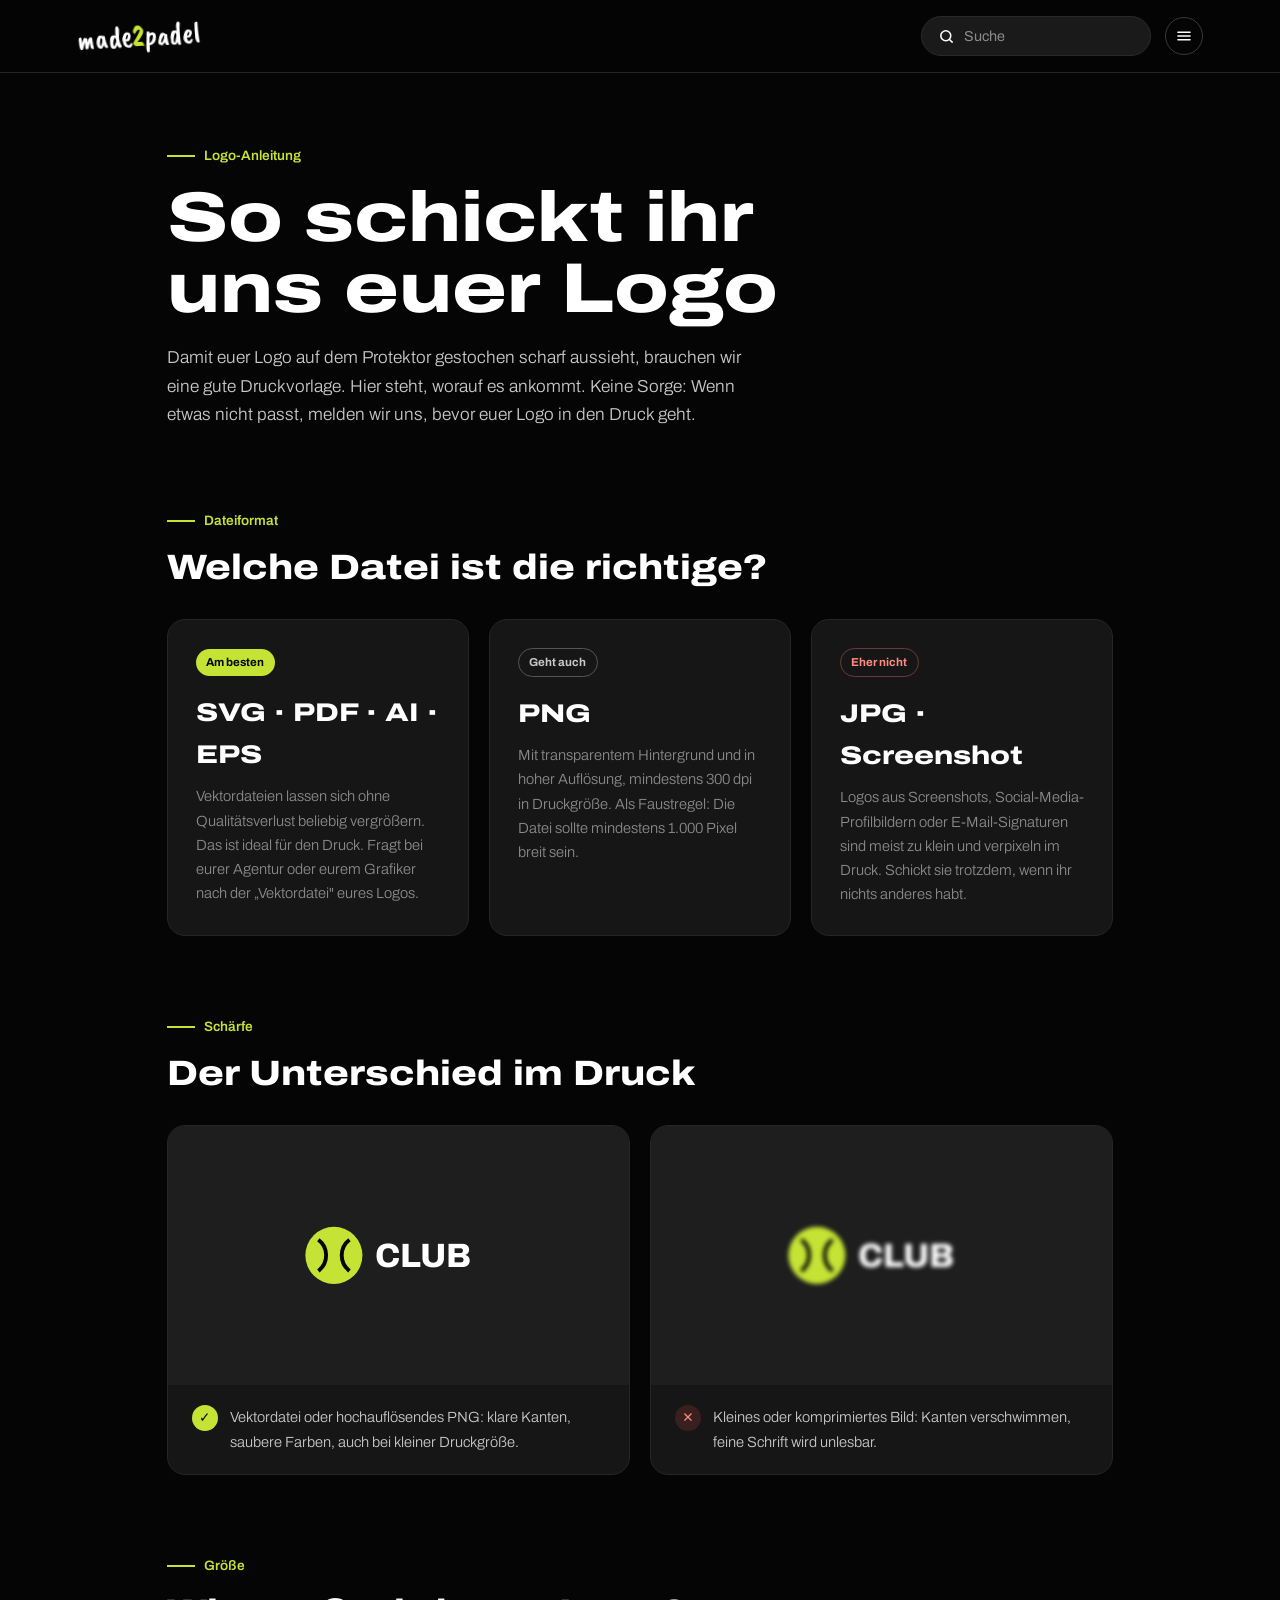
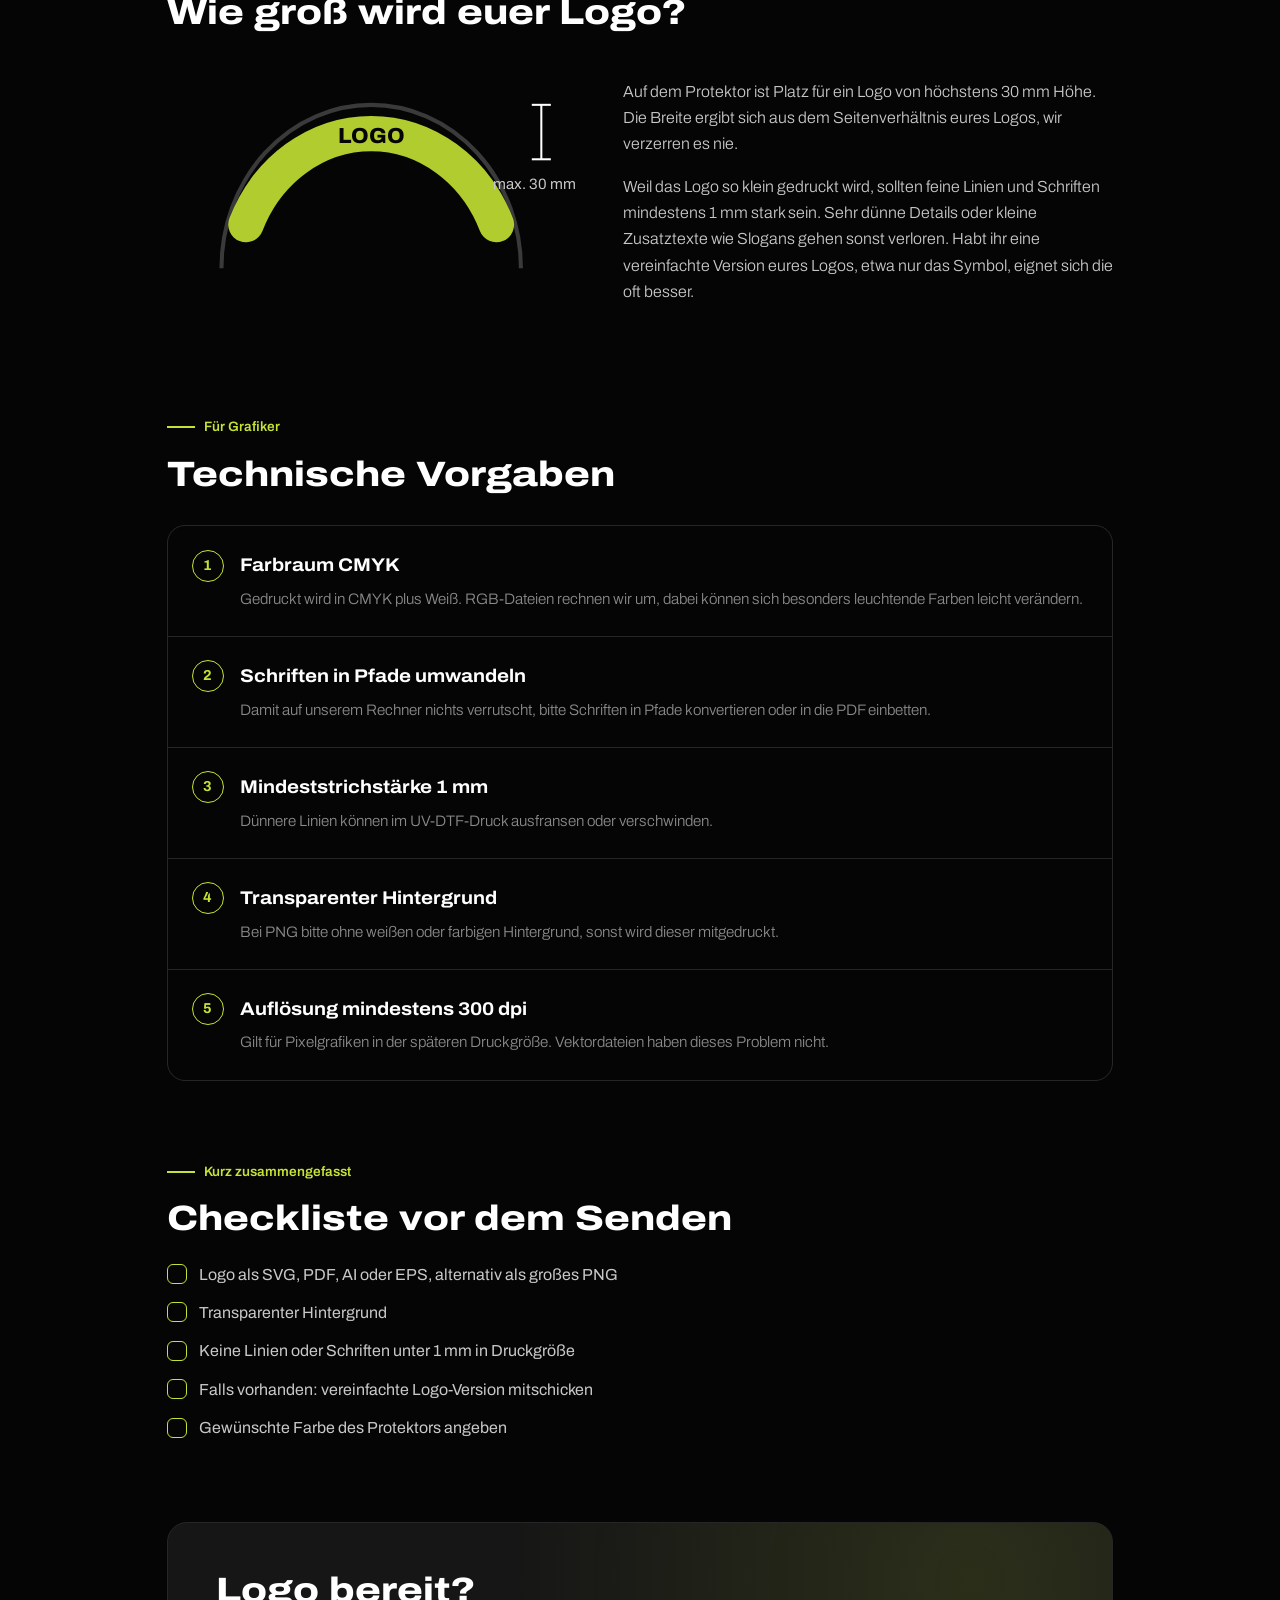
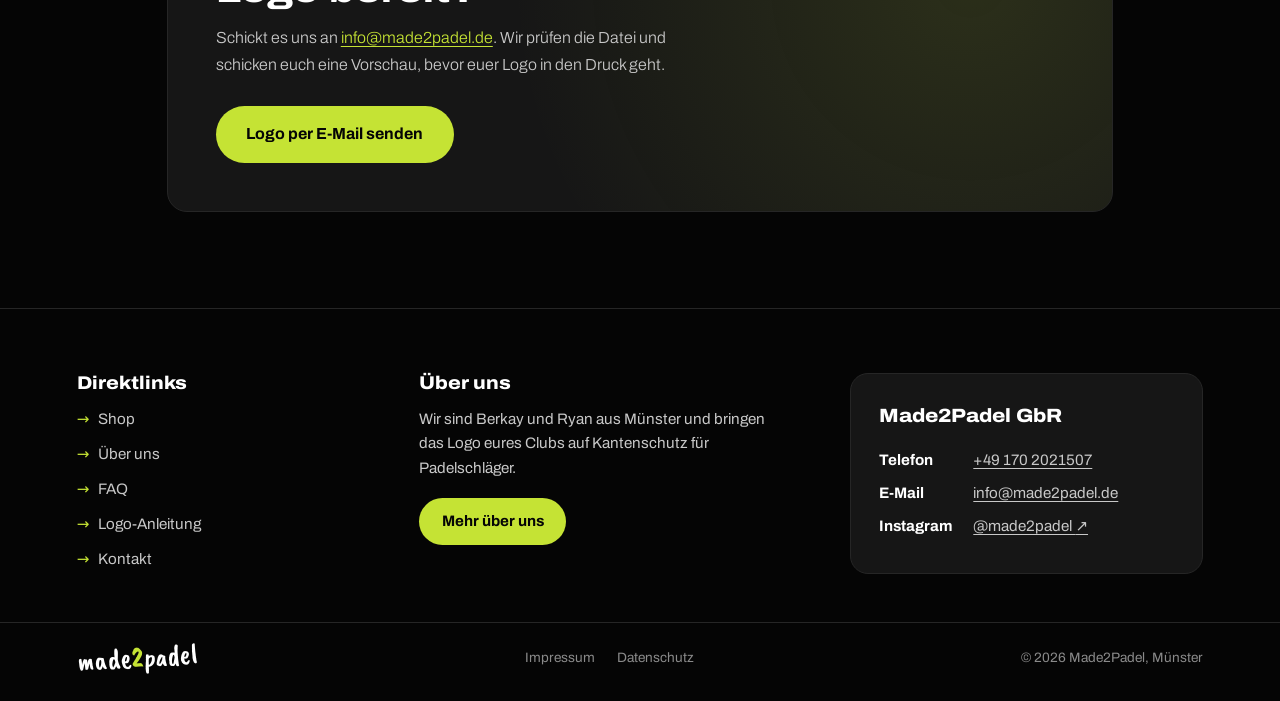
<file: logo-anleitung.html>
<!DOCTYPE html>
<html lang="de">
<head>
<meta charset="UTF-8">
<meta name="viewport" content="width=device-width, initial-scale=1, viewport-fit=cover">
<meta http-equiv="Content-Security-Policy" content="default-src 'self'; script-src 'self' 'unsafe-inline'; style-src 'self' 'unsafe-inline'; img-src 'self' data:; font-src 'self' data:; connect-src 'self' https://formspree.io; form-action 'self' https://formspree.io; base-uri 'self'; object-src 'none'; upgrade-insecure-requests">
<meta name="referrer" content="strict-origin-when-cross-origin">
<link rel="icon" href="/favicon.ico?v=3" sizes="any">
<link rel="icon" href="/favicon-32.png?v=3" type="image/png" sizes="32x32">
<link rel="icon" href="/favicon-192.png?v=3" type="image/png" sizes="192x192">
<link rel="icon" href="/favicon.svg?v=3" type="image/svg+xml">
<link rel="apple-touch-icon" href="/apple-touch-icon.png?v=3">
<title>Logo-Anleitung – Made2Padel</title>
<link rel="canonical" href="https://made2padel.de/logo-anleitung">
<meta name="description" content="So schickt ihr uns euer Logo: Dateiformate, Mindeststrichstärke und Größe für den Druck auf dem Kantenschutz.">
<meta property="og:type" content="website">
<meta property="og:site_name" content="Made2Padel">
<meta property="og:locale" content="de_DE">
<meta property="og:title" content="Logo-Anleitung – Made2Padel">
<meta property="og:description" content="So schickt ihr uns euer Logo: Dateiformate, Mindeststrichstärke und Größe für den Druck auf dem Kantenschutz.">
<meta property="og:url" content="https://made2padel.de/logo-anleitung">
<meta property="og:image" content="https://made2padel.de/img/og-made2padel.jpg?v=3">
<meta property="og:image:width" content="1200">
<meta property="og:image:height" content="630">
<meta property="og:image:alt" content="made2padel – Kantenschutz mit eurem Club-Logo">
<meta name="twitter:card" content="summary_large_image">
<link rel="stylesheet" href="fonts.css">
<style>
:root { --black:#050505; --panel:#161616; --panel-2:#1e1e1e; --line:#262626; --lime:#C5E334; --white:#fff; --gray:#8A8A8A; --gray-l:#C8C8C8;
  color-scheme: dark; box-sizing: border-box;
  padding-top: env(safe-area-inset-top, 0px); padding-bottom: env(safe-area-inset-bottom, 0px); }
*, *::before, *::after { box-sizing: border-box; margin: 0; padding: 0; }
body { font-family: 'Archivo', system-ui, -apple-system, 'Segoe UI', sans-serif; background: var(--black); color: var(--white); line-height: 1.65; }
a { color: var(--lime); text-underline-offset: 3px; }
:focus-visible { outline: 2px solid var(--lime); outline-offset: 3px; }
.top { position: sticky; top: env(safe-area-inset-top, 0px); z-index: 50; display: flex; align-items: center; justify-content: space-between; gap: 1rem; padding: 1rem 6vw; background: rgba(5,5,5,.9); backdrop-filter: blur(10px); border-bottom: 1px solid var(--line); }
.wordmark { font-family: 'Caveat Brush', 'Brush Script MT', cursive; font-size: 1.9rem; line-height: 1; color: var(--white); text-decoration: none; display: inline-block; transform: rotate(-4deg); }
.wordmark span { color: var(--lime); }
.top a.back { font-size: .9rem; color: var(--gray-l); text-decoration: none; }
.top a.back:hover { color: var(--lime); }
.wrap { padding: 4.5rem 6vw 6rem; max-width: 1100px; margin: 0 auto; }
.kicker { font-size: .85rem; color: var(--lime); font-weight: 600; margin-bottom: 1rem; display: flex; align-items: center; gap: .6rem; }
.kicker::before { content: ''; width: 28px; height: 2px; background: var(--lime); }
h1 { font-stretch: 125%; font-weight: 800; font-size: clamp(2.2rem, 6vw, 4.4rem); line-height: 1; margin-bottom: 1.25rem; }
h2 { font-stretch: 118%; font-weight: 800; font-size: clamp(1.5rem, 3.2vw, 2.2rem); line-height: 1.1; margin-bottom: 1rem; }
h3 { font-stretch: 110%; font-weight: 700; font-size: 1.15rem; margin-bottom: .4rem; }
.lead { color: var(--gray-l); font-weight: 300; font-size: 1.08rem; max-width: 58ch; }
p.muted { color: var(--gray); font-weight: 300; }
section { margin-top: 5rem; }
.ph { background: rgba(197,227,52,.16); color: var(--lime); border: 1px dashed var(--lime); padding: 0 .35rem; border-radius: 4px; }
.btn { display: inline-block; background: var(--lime); color: var(--black); text-decoration: none; font-weight: 700; padding: .95rem 1.9rem; border-radius: 999px; transition: background .2s, transform .2s; }
.btn:hover { background: var(--white); transform: translateY(-2px); }
.btn-line { display: inline-block; color: var(--white); text-decoration: none; font-weight: 600; padding: .95rem 1.9rem; border-radius: 999px; border: 1px solid #3a3a3a; }
.btn-line:hover { border-color: var(--lime); color: var(--lime); }
.cta { margin-top: 5rem; padding: 3rem; border: 1px solid var(--line); border-radius: 20px; background: radial-gradient(circle at 85% 20%, rgba(197,227,52,.12), transparent 55%), var(--panel); }
.cta p { color: var(--gray-l); font-weight: 300; margin: .5rem 0 1.75rem; max-width: 50ch; }
.reveal { opacity: 0; transform: translateY(30px); transition: opacity .8s cubic-bezier(.16,1,.3,1) var(--d,0s), transform .8s cubic-bezier(.16,1,.3,1) var(--d,0s); }
.reveal.in { opacity: 1; transform: none; }
footer { border-top: 1px solid var(--line); padding: 2rem 6vw; display: flex; gap: 1.5rem; flex-wrap: wrap; font-size: .85rem; }
footer a { color: var(--gray-l); }

.formats { display: grid; grid-template-columns: repeat(3, 1fr); gap: 1.25rem; margin-top: 2rem; }
.fmt { background: var(--panel); border: 1px solid var(--line); border-radius: 18px; padding: 1.75rem; position: relative; }
.fmt .tag { display: inline-block; margin-bottom: 1rem; font-size: .72rem; font-weight: 700; padding: .25rem .65rem; border-radius: 999px; }
.tag.best { background: var(--lime); color: var(--black); }
.tag.ok { border: 1px solid #555; color: var(--gray-l); }
.tag.no { border: 1px solid #6b3a3a; color: #ff8a80; }
.ext { font-stretch: 125%; font-weight: 800; font-size: 1.6rem; margin-bottom: .5rem; }
.fmt p { color: var(--gray); font-weight: 300; font-size: .92rem; }
.compare { display: grid; grid-template-columns: 1fr 1fr; gap: 1.25rem; margin-top: 2rem; }
.cmp { background: var(--panel); border: 1px solid var(--line); border-radius: 18px; overflow: hidden; }
.cmp .vis { aspect-ratio: 16/9; display: grid; place-items: center; background: var(--panel-2); }
.cmp .vis svg { width: 45%; }
.cmp .cap { padding: 1.25rem 1.5rem; display: flex; gap: .75rem; align-items: flex-start; }
.cmp .cap b { flex: none; width: 26px; height: 26px; border-radius: 50%; display: grid; place-items: center; font-size: .85rem; }
.good b { background: var(--lime); color: var(--black); }
.bad b { background: #3a1f1f; color: #ff8a80; }
.cmp .cap p { color: var(--gray-l); font-weight: 300; font-size: .92rem; }
.blur { filter: blur(2.2px); }
.rules { list-style: none; margin-top: 2rem; counter-reset: r; display: grid; gap: 1px; background: var(--line); border: 1px solid var(--line); border-radius: 18px; overflow: hidden; }
.rules li { background: var(--black); padding: 1.5rem 1.5rem 1.5rem 4.5rem; position: relative; counter-increment: r; }
.rules li::before { content: counter(r); position: absolute; left: 1.5rem; top: 1.45rem; width: 32px; height: 32px; border-radius: 50%; border: 1px solid var(--lime); color: var(--lime); display: grid; place-items: center; font-weight: 700; font-size: .9rem; }
.rules p { color: var(--gray); font-weight: 300; font-size: .95rem; }
.size { display: grid; grid-template-columns: 1fr 1.2fr; gap: 3rem; align-items: center; margin-top: 2rem; }
.size svg { width: 100%; max-width: 420px; }
.size p { color: var(--gray-l); font-weight: 300; margin-bottom: 1rem; }
.check { list-style: none; margin-top: 1.5rem; display: grid; gap: .75rem; }
.check li { display: flex; gap: .75rem; align-items: flex-start; color: var(--gray-l); }
.check li::before { content: ''; flex: none; width: 20px; height: 20px; margin-top: .15rem; border-radius: 6px; border: 1.5px solid var(--lime);
  background: linear-gradient(var(--lime),var(--lime)) center/0 0 no-repeat; }
@media (max-width: 860px) { .formats, .compare, .size { grid-template-columns: 1fr; } .cta { padding: 2rem 1.5rem; } }


.nav-right { display: flex; align-items: center; gap: .9rem; }
.menu { position: relative; }
.menu-btn { display: inline-flex; align-items: center; gap: .4rem; background: none; cursor: pointer; border: 1px solid #3a3a3a; color: var(--white); font-family: inherit; font-size: .85rem; font-weight: 600; padding: .55rem 1rem; border-radius: 999px; transition: border-color .2s, color .2s; white-space: nowrap; }
.menu-btn:hover, .menu-btn[aria-expanded="true"] { border-color: var(--lime); color: var(--lime); }
.menu-btn svg { width: 16px; height: 16px; fill: none; stroke: currentColor; stroke-width: 2.2; stroke-linecap: round; stroke-linejoin: round; transition: transform .3s; }
.menu-btn[aria-expanded="true"] svg { transform: rotate(180deg); }
.menu-list { list-style: none; position: absolute; right: 0; top: calc(100% + .7rem); width: 280px; z-index: 60;
  background: #101010; border: 1px solid var(--line); border-radius: 16px; padding: .5rem; box-shadow: 0 20px 50px rgba(0,0,0,.5);
  opacity: 0; visibility: hidden; transform: translateY(-8px) scale(.98); transform-origin: top right;
  transition: opacity .25s, transform .3s cubic-bezier(.16,1,.3,1), visibility 0s .3s; }
.menu.open .menu-list { opacity: 1; visibility: visible; transform: none; transition: opacity .25s, transform .3s cubic-bezier(.16,1,.3,1), visibility 0s; }
.menu-list li { opacity: 0; transform: translateX(8px); transition: opacity .3s, transform .3s; }
.menu.open .menu-list li { opacity: 1; transform: none; }
.menu.open .menu-list li:nth-child(2) { transition-delay: .03s; } .menu.open .menu-list li:nth-child(3) { transition-delay: .06s; }
.menu.open .menu-list li:nth-child(4) { transition-delay: .09s; } .menu.open .menu-list li:nth-child(5) { transition-delay: .12s; }
.menu-list a { display: flex; flex-direction: column; gap: .1rem; padding: .7rem .9rem; border-radius: 10px; text-decoration: none; color: var(--white); position: relative; transition: background .2s; }
.menu-list a::before { content: ''; position: absolute; left: 0; top: 25%; bottom: 25%; width: 3px; border-radius: 3px; background: var(--lime); transform: scaleY(0); transition: transform .25s; }
.menu-list a:hover, .menu-list a:focus-visible { background: #1f1f1f; }
.menu-list a:hover::before, .menu-list a:focus-visible::before, .menu-list a[aria-current="page"]::before { transform: scaleY(1); }
.menu-list a[aria-current="page"] .mi { color: var(--lime); }
.mi { font-weight: 700; font-size: .95rem; }
.md { font-size: .8rem; color: var(--gray); }
@media (max-width: 600px) {
  .nav-right { gap: .5rem; }
  .menu-btn { font-size: .78rem; padding: .5rem .8rem; }
  .menu-list { position: fixed; left: 4vw; right: 4vw; width: auto; }
}

@media (prefers-reduced-motion: reduce) { *, *::before, *::after { animation: none !important; transition: none !important; } .reveal { opacity: 1; transform: none; } }
/* ---------- Social-Link im Footer ---------- */
.social-link { display: inline-flex; align-items: center; gap: .3rem; color: var(--lime) !important; font-weight: 600; text-decoration: none; }
.social-link:hover { text-decoration: underline; }
.sr { position: absolute; width: 1px; height: 1px; overflow: hidden; clip: rect(0 0 0 0); white-space: nowrap; }
/* ---------- Menü-Button als Symbol ---------- */
.menu-btn { width: 38px; height: 38px; padding: 0 !important; gap: 0; justify-content: center; border-radius: 50%; }
.menu-btn svg { width: 18px; height: 18px; }
.menu-btn[aria-expanded="true"] svg { transform: none; }
@media (max-width: 860px) { .menu-btn { width: 34px; height: 34px; } .menu-btn svg { width: 16px; height: 16px; } }
/* ---------- Footer (auf allen Seiten gleich) ---------- */
footer.site-footer { display: block; border-top: 1px solid #262626; padding: 64px 6vw 28px; font-size: .95rem; background: transparent; }
footer.site-footer .ft-grid { display: grid; grid-template-columns: 1fr 1.3fr 1.2fr; gap: 48px; align-items: start; max-width: 1200px; margin: 0 auto; }
footer.site-footer .ft-h { font-stretch: 112%; font-weight: 800; font-size: 1.15rem; margin: 0 0 14px; color: #fff; }
footer.site-footer .ft-links { list-style: none; margin: 0; padding: 0; display: grid; gap: 10px; }
footer.site-footer .ft-links a { color: #C8C8C8; text-decoration: none; display: inline-flex; align-items: center; gap: .5rem; }
footer.site-footer .ft-links a::before { content: '→'; color: #C5E334; transition: transform .2s; }
footer.site-footer .ft-links a:hover { color: #fff; }
footer.site-footer .ft-links a:hover::before { transform: translateX(3px); }
footer.site-footer .ft-text { color: #C8C8C8; line-height: 1.6; margin: 0 0 18px; max-width: 40ch; }
footer.site-footer .ft-btn { display: inline-block; background: #C5E334; color: #050505; font-weight: 700; text-decoration: none; padding: .7rem 1.4rem; border-radius: 999px; transition: background .2s; }
footer.site-footer .ft-btn:hover { background: #fff; }
footer.site-footer .ft-card { background: #161616; border: 1px solid #262626; border-radius: 18px; padding: 26px 28px; }
footer.site-footer .ft-name { font-stretch: 112%; font-weight: 800; font-size: 1.2rem; margin: 0 0 16px; color: #fff; }
footer.site-footer .ft-line { margin: 0 0 8px; color: #C8C8C8; display: flex; flex-wrap: wrap; gap: .4rem; }
footer.site-footer .ft-line > span { font-weight: 700; color: #fff; min-width: 5.5rem; }
footer.site-footer .ft-line a { color: #C8C8C8; text-decoration: underline; text-underline-offset: 3px; overflow-wrap: anywhere; }
footer.site-footer .ft-line a:hover { color: #C5E334; }
footer.site-footer .ft-bottom { position: relative; max-width: 1200px; margin: 48px auto 0; padding-top: 22px; display: flex; align-items: center; justify-content: space-between; gap: 14px 28px; flex-wrap: wrap; }
footer.site-footer { overflow: hidden; }
footer.site-footer .ft-bottom::before { content: ''; position: absolute; top: 0; left: 50%; width: 100vw; transform: translateX(-50%); border-top: 1px solid #262626; }
footer.site-footer .ft-mark { font-family: 'Caveat Brush', 'Brush Script MT', cursive; font-size: 1.8rem; line-height: 1; color: #fff; text-decoration: none; display: inline-block; transform: rotate(-4deg); }
footer.site-footer .ft-mark span { color: #C5E334; }
footer.site-footer .ft-legal { display: flex; gap: 1.4rem; flex-wrap: wrap; font-size: .85rem; }
footer.site-footer .ft-legal a { color: #8A8A8A; text-decoration: none; }
footer.site-footer .ft-legal a:hover { color: #fff; }
footer.site-footer .ft-copy { margin: 0; color: #8A8A8A; font-size: .85rem; }
footer.site-footer .sr { position: absolute; width: 1px; height: 1px; overflow: hidden; clip: rect(0 0 0 0); white-space: nowrap; }
@media (max-width: 900px) { footer.site-footer .ft-grid { grid-template-columns: 1fr 1fr; } footer.site-footer .ft-card { grid-column: 1 / -1; } }
@media (max-width: 560px) { footer.site-footer { padding-top: 48px; } footer.site-footer .ft-grid { grid-template-columns: 1fr; gap: 36px; } footer.site-footer .ft-bottom { flex-direction: column; align-items: flex-start; } }
</style>
</head>
<body>
<header class="top">
  <a href="/" class="wordmark" aria-label="Made2Padel Startseite">made<span>2</span>padel</a>
  <div class="nav-right"><button class="search-btn" id="searchBtn" type="button" aria-label="Suche öffnen" aria-expanded="false"><svg viewBox="0 0 24 24" fill="none" stroke="currentColor" stroke-width="2.2" stroke-linecap="round" aria-hidden="true"><circle cx="11" cy="11" r="7"/><path d="M20 20l-3.5-3.5"/></svg><span class="sb-label">Suche</span></button><div class="menu" id="menu">
      <button class="menu-btn" id="menuBtn" aria-expanded="false" aria-controls="menuList" aria-label="Menü öffnen"><svg viewBox="0 0 24 24" aria-hidden="true"><path d="M4 7h16M4 12h16M4 17h16"/></svg></button>
      <ul class="menu-list" id="menuList" role="list"><li><a href="/"><span class="mi">Startseite</span><span class="md">Zurück zum Anfang</span></a></li><li><a href="/shop"><span class="mi">Shop</span><span class="md">Zubehör mit eurem Logo</span></a></li><li><a href="/ueber-uns"><span class="mi">Über uns</span><span class="md">Wer hinter Made2Padel steckt</span></a></li><li><a href="/faq"><span class="mi">FAQ</span><span class="md">Häufige Fragen</span></a></li><li><a href="/logo-anleitung" aria-current="page"><span class="mi">Logo-Anleitung</span><span class="md">So schickt ihr uns euer Logo</span></a></li></ul>
    </div></div>
</header>

<main class="wrap">
  <div class="kicker reveal">Logo-Anleitung</div>
  <h1 class="reveal" style="--d:.05s">So schickt ihr<br>uns euer Logo</h1>
  <p class="lead reveal" style="--d:.1s">Damit euer Logo auf dem Protektor gestochen scharf aussieht, brauchen wir eine gute Druckvorlage. Hier steht, worauf es ankommt. Keine Sorge: Wenn etwas nicht passt, melden wir uns, bevor euer Logo in den Druck geht.</p>

  <section>
    <div class="kicker reveal">Dateiformat</div>
    <h2 class="reveal">Welche Datei ist die richtige?</h2>
    <div class="formats">
      <div class="fmt reveal"><span class="tag best">Am besten</span><div class="ext">SVG · PDF · AI · EPS</div><p>Vektordateien lassen sich ohne Qualitätsverlust beliebig vergrößern. Das ist ideal für den Druck. Fragt bei eurer Agentur oder eurem Grafiker nach der „Vektordatei" eures Logos.</p></div>
      <div class="fmt reveal" style="--d:.1s"><span class="tag ok">Geht auch</span><div class="ext">PNG</div><p>Mit transparentem Hintergrund und in hoher Auflösung, mindestens 300 dpi in Druckgröße. Als Faustregel: Die Datei sollte mindestens 1.000 Pixel breit sein.</p></div>
      <div class="fmt reveal" style="--d:.2s"><span class="tag no">Eher nicht</span><div class="ext">JPG · Screenshot</div><p>Logos aus Screenshots, Social-Media-Profilbildern oder E-Mail-Signaturen sind meist zu klein und verpixeln im Druck. Schickt sie trotzdem, wenn ihr nichts anderes habt.</p></div>
    </div>
  </section>

  <section>
    <div class="kicker reveal">Schärfe</div>
    <h2 class="reveal">Der Unterschied im Druck</h2>
    <div class="compare">
      <div class="cmp good reveal"><div class="vis"><svg viewBox="0 0 160 90" aria-hidden="true"><circle cx="30" cy="45" r="22" fill="#C5E334"/><path d="M18 33c8 6 8 18 0 24M42 33c-8 6-8 18 0 24" stroke="#050505" stroke-width="3" fill="none"/><text x="62" y="54" font-family="Archivo, sans-serif" font-weight="800" font-size="26" fill="#fff">CLUB</text></svg></div><div class="cap"><b>✓</b><p>Vektordatei oder hochauflösendes PNG: klare Kanten, saubere Farben, auch bei kleiner Druckgröße.</p></div></div>
      <div class="cmp bad reveal" style="--d:.1s"><div class="vis"><svg class="blur" viewBox="0 0 160 90" aria-hidden="true"><circle cx="30" cy="45" r="22" fill="#C5E334"/><path d="M18 33c8 6 8 18 0 24M42 33c-8 6-8 18 0 24" stroke="#050505" stroke-width="3" fill="none"/><text x="62" y="54" font-family="Archivo, sans-serif" font-weight="800" font-size="26" fill="#fff">CLUB</text></svg></div><div class="cap"><b>✕</b><p>Kleines oder komprimiertes Bild: Kanten verschwimmen, feine Schrift wird unlesbar.</p></div></div>
    </div>
  </section>

  <section>
    <div class="kicker reveal">Größe</div>
    <h2 class="reveal">Wie groß wird euer Logo?</h2>
    <div class="size">
      <svg viewBox="0 0 300 200" aria-hidden="true" class="reveal">
        <path d="M40 150 A110 120 0 0 1 260 150" fill="none" stroke="#3a3a3a" stroke-width="3"/>
        <path d="M58 118 A100 110 0 0 1 242 118" fill="none" stroke="#C5E334" stroke-width="26" stroke-linecap="round" opacity=".9"/>
        <text x="150" y="58" text-anchor="middle" font-family="Archivo, sans-serif" font-weight="800" font-size="16" fill="#050505">LOGO</text>
        <line x1="275" y1="30" x2="275" y2="70" stroke="#fff" stroke-width="1.5"/><line x1="268" y1="30" x2="282" y2="30" stroke="#fff" stroke-width="1.5"/><line x1="268" y1="70" x2="282" y2="70" stroke="#fff" stroke-width="1.5"/>
        <text x="270" y="92" text-anchor="middle" font-family="Archivo, sans-serif" font-size="11" fill="#C8C8C8">max. 30 mm</text>
      </svg>
      <div class="reveal" style="--d:.1s">
        <p>Auf dem Protektor ist Platz für ein Logo von höchstens 30 mm Höhe. Die Breite ergibt sich aus dem Seitenverhältnis eures Logos, wir verzerren es nie.</p>
        <p>Weil das Logo so klein gedruckt wird, sollten feine Linien und Schriften mindestens 1 mm stark sein. Sehr dünne Details oder kleine Zusatztexte wie Slogans gehen sonst verloren. Habt ihr eine vereinfachte Version eures Logos, etwa nur das Symbol, eignet sich die oft besser.</p>
      </div>
    </div>
  </section>

  <section>
    <div class="kicker reveal">Für Grafiker</div>
    <h2 class="reveal">Technische Vorgaben</h2>
    <ol class="rules">
      <li class="reveal"><h3>Farbraum CMYK</h3><p>Gedruckt wird in CMYK plus Weiß. RGB-Dateien rechnen wir um, dabei können sich besonders leuchtende Farben leicht verändern.</p></li>
      <li class="reveal"><h3>Schriften in Pfade umwandeln</h3><p>Damit auf unserem Rechner nichts verrutscht, bitte Schriften in Pfade konvertieren oder in die PDF einbetten.</p></li>
      <li class="reveal"><h3>Mindeststrichstärke 1 mm</h3><p>Dünnere Linien können im UV-DTF-Druck ausfransen oder verschwinden.</p></li>
      <li class="reveal"><h3>Transparenter Hintergrund</h3><p>Bei PNG bitte ohne weißen oder farbigen Hintergrund, sonst wird dieser mitgedruckt.</p></li>
      <li class="reveal"><h3>Auflösung mindestens 300 dpi</h3><p>Gilt für Pixelgrafiken in der späteren Druckgröße. Vektordateien haben dieses Problem nicht.</p></li>
    </ol>
  </section>

  <section>
    <div class="kicker reveal">Kurz zusammengefasst</div>
    <h2 class="reveal">Checkliste vor dem Senden</h2>
    <ul class="check reveal">
      <li>Logo als SVG, PDF, AI oder EPS, alternativ als großes PNG</li>
      <li>Transparenter Hintergrund</li>
      <li>Keine Linien oder Schriften unter 1 mm in Druckgröße</li>
      <li>Falls vorhanden: vereinfachte Logo-Version mitschicken</li>
      <li>Gewünschte Farbe des Protektors angeben</li>
    </ul>
  </section>

  <div class="cta reveal">
    <h2>Logo bereit?</h2>
    <p>Schickt es uns an <a href="mailto:info@made2padel.de">info@made2padel.de</a>. Wir prüfen die Datei und schicken euch eine Vorschau, bevor euer Logo in den Druck geht.</p>
    <a href="mailto:info@made2padel.de?subject=Unser%20Logo%20f%C3%BCr%20Made2Padel" class="btn">Logo per E-Mail senden</a>
  </div>
</main>

<footer class="site-footer">
  <div class="ft-grid">
    <div class="ft-col" role="navigation" aria-label="Direktlinks">
      <h2 class="ft-h">Direktlinks</h2>
      <ul class="ft-links">
        <li><a href="/shop">Shop</a></li>
        <li><a href="/ueber-uns">Über uns</a></li>
        <li><a href="/faq">FAQ</a></li>
        <li><a href="/logo-anleitung">Logo-Anleitung</a></li>
        <li><a href="/#kontakt">Kontakt</a></li>
      </ul>
    </div>
    <div class="ft-col">
      <h2 class="ft-h">Über uns</h2>
      <p class="ft-text">Wir sind Berkay und Ryan aus Münster und bringen das Logo eures Clubs auf Kantenschutz für Padelschläger.</p>
      <a class="ft-btn" href="/ueber-uns">Mehr über uns</a>
    </div>
    <div class="ft-card">
      <p class="ft-name">Made2Padel GbR</p>
      <p class="ft-line"><span>Telefon</span> <a href="tel:+491702021507">+49 170 2021507</a></p>
      <p class="ft-line"><span>E-Mail</span> <a href="mailto:info@made2padel.de">info@made2padel.de</a></p>
      <p class="ft-line"><span>Instagram</span> <a href="https://www.instagram.com/made2padel/" target="_blank" rel="noopener">@made2padel <span aria-hidden="true">↗</span><span class="sr">(öffnet in neuem Tab)</span></a></p>
    </div>
  </div>
  <div class="ft-bottom">
    <a href="/" class="ft-mark" aria-label="Made2Padel Startseite">made<span>2</span>padel</a>
    <div class="ft-legal"><a href="/impressum">Impressum</a><a href="/datenschutz">Datenschutz</a></div>
    <p class="ft-copy">© 2026 Made2Padel, Münster</p>
  </div>
</footer>
<script>
(function(){
  if (!('IntersectionObserver' in window)) { document.querySelectorAll('.reveal').forEach(e=>e.classList.add('in')); return; }
  const io = new IntersectionObserver(es => es.forEach(e => { if (e.isIntersecting) { e.target.classList.add('in'); io.unobserve(e.target); } }), { threshold: .15 });
  document.querySelectorAll('.reveal').forEach(e => io.observe(e));
})();


(function(){
  const menu = document.getElementById('menu'), btn = document.getElementById('menuBtn'), list = document.getElementById('menuList');
  if (!menu) return;
  const place = () => { if (window.matchMedia('(max-width: 600px)').matches) { const h = menu.closest('header, nav'); list.style.top = (h ? h.getBoundingClientRect().bottom : 70) + 8 + 'px'; } else { list.style.top = ''; } };
  const set = open => { if (open) place(); menu.classList.toggle('open', open); btn.setAttribute('aria-expanded', open); };
  btn.addEventListener('click', e => { e.stopPropagation(); set(!menu.classList.contains('open')); });
  document.addEventListener('click', e => { if (!menu.contains(e.target)) set(false); });
  document.addEventListener('keydown', e => { if (e.key === 'Escape' && menu.classList.contains('open')) { set(false); btn.focus(); } });
  menu.addEventListener('focusout', e => { if (!menu.contains(e.relatedTarget)) set(false); });
  window.addEventListener('resize', () => set(false));
})();

</script>
<script src="/search.js?v=4" defer></script>
<script src="/site.js?v=4" defer></script>
</body>
</html>
</file>
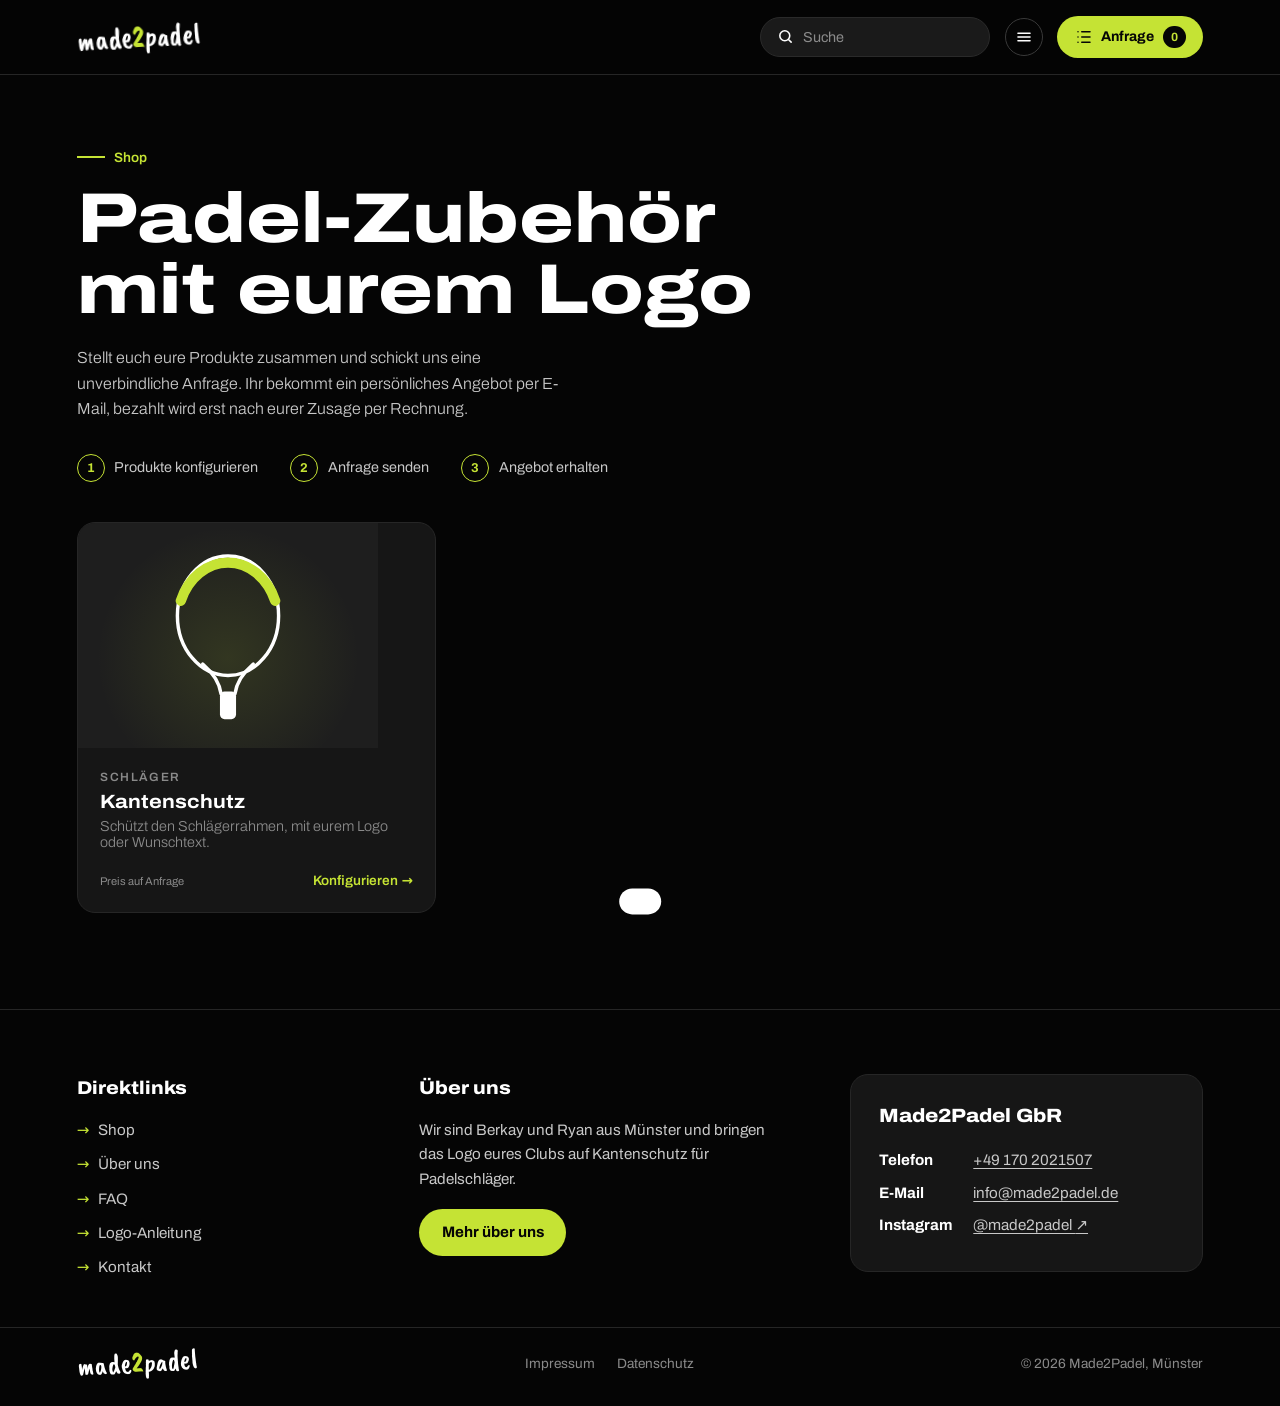
<file: shop.html>
<!DOCTYPE html>
<html lang="de">
<head>
<meta charset="UTF-8">
<meta name="viewport" content="width=device-width, initial-scale=1, viewport-fit=cover">
<meta http-equiv="Content-Security-Policy" content="default-src 'self'; script-src 'self' 'unsafe-inline'; style-src 'self' 'unsafe-inline'; img-src 'self' data:; font-src 'self' data:; connect-src 'self' https://formspree.io; form-action 'self' https://formspree.io; base-uri 'self'; object-src 'none'; upgrade-insecure-requests">
<meta name="referrer" content="strict-origin-when-cross-origin">
<link rel="icon" href="/favicon.ico?v=3" sizes="any">
<link rel="icon" href="/favicon-32.png?v=3" type="image/png" sizes="32x32">
<link rel="icon" href="/favicon-192.png?v=3" type="image/png" sizes="192x192">
<link rel="icon" href="/favicon.svg?v=3" type="image/svg+xml">
<link rel="apple-touch-icon" href="/apple-touch-icon.png?v=3">
<title>Shop – Made2Padel</title>
<link rel="canonical" href="https://made2padel.de/shop">
<meta name="description" content="Kantenschutz mit eurem Club-Logo konfigurieren und unverbindlich anfragen. Ihr bekommt ein persönliches Angebot per E-Mail.">
<meta property="og:type" content="website">
<meta property="og:site_name" content="Made2Padel">
<meta property="og:locale" content="de_DE">
<meta property="og:title" content="Shop – Made2Padel">
<meta property="og:description" content="Kantenschutz mit eurem Club-Logo konfigurieren und unverbindlich anfragen. Ihr bekommt ein persönliches Angebot per E-Mail.">
<meta property="og:url" content="https://made2padel.de/shop">
<meta property="og:image" content="https://made2padel.de/img/og-made2padel.jpg?v=3">
<meta property="og:image:width" content="1200">
<meta property="og:image:height" content="630">
<meta property="og:image:alt" content="made2padel – Kantenschutz mit eurem Club-Logo">
<meta name="twitter:card" content="summary_large_image">
<link rel="stylesheet" href="fonts.css">
<style>
:root {
  --black:#050505; --panel:#161616; --panel-2:#1e1e1e; --line:#262626; --lime:#C5E334;
  --white:#fff; --gray:#8A8A8A; --gray-l:#C8C8C8;
  color-scheme: dark; box-sizing: border-box;
  padding-top: env(safe-area-inset-top, 0px); padding-bottom: env(safe-area-inset-bottom, 0px);
}
*, *::before, *::after { box-sizing: border-box; margin: 0; padding: 0; }
html { scroll-padding-top: 90px; }
body { font-family: 'Archivo', system-ui, -apple-system, 'Segoe UI', sans-serif; background: var(--black); color: var(--white); line-height: 1.6; }
body.lock { overflow: hidden; }
a { color: inherit; }
button { font-family: inherit; }
:focus-visible { outline: 2px solid var(--lime); outline-offset: 3px; }

/* nav */
.top {
  position: sticky; top: env(safe-area-inset-top, 0px); z-index: 50;
  display: flex; align-items: center; justify-content: space-between; gap: 1rem;
  padding: 1rem 6vw; background: rgba(5,5,5,.9); backdrop-filter: blur(10px);
  border-bottom: 1px solid var(--line);
}
.wordmark { font-family: 'Caveat Brush', 'Brush Script MT', cursive; font-size: 1.9rem; line-height: 1; color: var(--white); text-decoration: none; display: inline-block; transform: rotate(-4deg); }
.wordmark span { color: var(--lime); }
.top-right { display: flex; align-items: center; gap: 1.25rem; }
.back { font-size: .9rem; color: var(--gray-l); text-decoration: none; }
.back:hover { color: var(--lime); }
.list-btn {
  display: inline-flex; align-items: center; gap: .55rem; white-space: nowrap;
  background: var(--lime); color: var(--black); border: none; cursor: pointer;
  font-weight: 700; font-size: .88rem; padding: .6rem 1.1rem; border-radius: 999px;
  transition: background .2s;
}
.list-btn:hover { background: var(--white); }
.list-btn svg { width: 18px; height: 18px; }
.count { background: var(--black); color: var(--lime); border-radius: 999px; min-width: 1.4rem; height: 1.4rem; display: grid; place-items: center; font-size: .75rem; padding: 0 .35rem; }
.count.bump { animation: bump .4s ease; }
@keyframes bump { 50% { transform: scale(1.35); } }

/* header */
.intro { padding: 4.5rem 6vw 2.5rem; max-width: 1100px; }
.kicker { font-size: .85rem; color: var(--lime); font-weight: 600; margin-bottom: 1rem; display: flex; align-items: center; gap: .6rem; }
.kicker::before { content: ''; width: 28px; height: 2px; background: var(--lime); }
h1 { font-stretch: 125%; font-weight: 800; font-size: clamp(2.2rem, 6vw, 4.4rem); line-height: 1; margin-bottom: 1.25rem; }
.intro p { color: var(--gray-l); font-weight: 300; max-width: 56ch; }
.how { display: flex; gap: 2rem; flex-wrap: wrap; margin-top: 2rem; font-size: .9rem; color: var(--gray-l); }
.how span { display: flex; align-items: center; gap: .6rem; }
.how b { width: 28px; height: 28px; border-radius: 50%; border: 1px solid var(--lime); color: var(--lime); display: grid; place-items: center; font-size: .8rem; }

/* grid */
.grid { padding: 0 6vw 6rem; display: grid; grid-template-columns: repeat(3, 1fr); gap: 1.5rem; }
.card {
  background: var(--panel); border: 1px solid var(--line); border-radius: 18px; overflow: hidden;
  display: flex; flex-direction: column; text-align: left; cursor: pointer; color: inherit;
  transition: transform .35s cubic-bezier(.16,1,.3,1), border-color .3s;
  opacity: 0; transform: translateY(30px);
}
.card.in { opacity: 1; transform: none; transition: opacity .7s cubic-bezier(.16,1,.3,1) var(--d,0s), transform .7s cubic-bezier(.16,1,.3,1) var(--d,0s), border-color .3s; }
.card:hover { border-color: #3d3d3d; }
.card:hover .art svg { transform: scale(1.06) rotate(-3deg); }
.card[hidden] { display: none; }
.art { aspect-ratio: 4/3; display: grid; place-items: center; background: radial-gradient(circle at 50% 60%, rgba(197,227,52,.12), transparent 65%), var(--panel-2); }
.art svg { width: 46%; height: auto; transition: transform .5s cubic-bezier(.16,1,.3,1); overflow: visible; }
.card-body { padding: 1.4rem 1.4rem 1.5rem; display: flex; flex-direction: column; gap: .4rem; flex: 1; }
.cat { font-size: .75rem; color: var(--gray); letter-spacing: .12em; text-transform: uppercase; font-weight: 600; }
.card h3 { font-stretch: 112%; font-size: 1.2rem; font-weight: 700; }
.card p { color: var(--gray); font-size: .9rem; font-weight: 300; }
.card-foot { margin-top: auto; padding-top: 1rem; display: flex; align-items: center; justify-content: space-between; gap: 1rem; }
.price { font-weight: 700; }
.price small { color: var(--gray); font-weight: 400; }
.cfg { font-size: .85rem; font-weight: 600; color: var(--lime); display: flex; align-items: center; gap: .35rem; }

/* overlay + panels */
.scrim { position: fixed; inset: 0; background: rgba(0,0,0,.6); z-index: 80; opacity: 0; pointer-events: none; transition: opacity .3s; }
.scrim.on { opacity: 1; pointer-events: auto; }
.panel {
  position: fixed; top: 0; right: 0; height: 100%; width: min(520px, 100%); z-index: 90;
  background: var(--black); border-left: 1px solid var(--line);
  transform: translateX(100%); transition: transform .45s cubic-bezier(.16,1,.3,1);
  display: flex; flex-direction: column;
  padding-top: env(safe-area-inset-top, 0px); padding-bottom: env(safe-area-inset-bottom, 0px);
}
.panel.on { transform: none; }
.panel-head { display: flex; align-items: center; justify-content: space-between; padding: 1.25rem 1.5rem; border-bottom: 1px solid var(--line); }
.panel-head h2 { font-stretch: 112%; font-size: 1.2rem; font-weight: 700; }
.x { background: none; border: 1px solid #333; color: var(--white); width: 38px; height: 38px; border-radius: 50%; cursor: pointer; display: grid; place-items: center; }
.x:hover { border-color: var(--lime); }
.x svg { width: 16px; height: 16px; }
.panel-body { padding: 1.5rem; overflow-y: auto; flex: 1; }
.panel-foot { padding: 1.25rem 1.5rem; border-top: 1px solid var(--line); }

/* configurator */
.cfg-art { border-radius: 14px; margin-bottom: 1.5rem; aspect-ratio: 16/9; }
.cfg-art svg { width: 30%; }
.cfg-desc { color: var(--gray-l); font-weight: 300; font-size: .95rem; margin-bottom: 1.75rem; }
fieldset { border: none; margin-bottom: 1.6rem; }
input[aria-invalid="true"] { border-color: #ff8a80 !important; }
.field-err { color: #ff8a80; font-size: .82rem; margin-top: .4rem; }
legend, .lbl { font-size: .8rem; font-weight: 600; color: var(--gray-l); margin-bottom: .6rem; display: block; }
.opts { display: flex; flex-wrap: wrap; gap: .5rem; }
.opt input { position: absolute; opacity: 0; pointer-events: none; }
.opt span {
  display: inline-flex; align-items: center; gap: .5rem; padding: .55rem 1rem; border-radius: 999px;
  border: 1px solid #333; cursor: pointer; font-size: .88rem; transition: all .2s;
}
.opt span i { width: 14px; height: 14px; border-radius: 50%; border: 1px solid #555; }
.opt input:checked + span { border-color: var(--lime); background: rgba(197,227,52,.12); color: var(--white); }
.opt input:focus-visible + span { outline: 2px solid var(--lime); outline-offset: 2px; }
.qty { display: inline-flex; align-items: center; border: 1px solid #333; border-radius: 999px; overflow: hidden; }
.qty button { background: none; border: none; color: var(--white); width: 44px; height: 44px; font-size: 1.2rem; cursor: pointer; }
.qty button:hover { color: var(--lime); }
.qty input { width: 64px; text-align: center; background: none; border: none; color: var(--white); font-size: 1rem; font-weight: 700; appearance: textfield; -moz-appearance: textfield; }
.qty input::-webkit-outer-spin-button, .qty input::-webkit-inner-spin-button { -webkit-appearance: none; }
.hint { font-size: .8rem; color: var(--gray); margin-top: .5rem; }
input[type=text], input[type=email], input[type=tel], textarea {
  width: 100%; background: var(--panel); border: 1px solid #2d2d2d; color: var(--white);
  font-family: inherit; font-size: .95rem; padding: .85rem 1rem; border-radius: 10px; transition: border-color .2s;
}
input:focus, textarea:focus { outline: none; border-color: var(--lime); }
input::placeholder, textarea::placeholder { color: #5e5e5e; }
textarea { min-height: 90px; resize: vertical; }
.reveal-field { margin-top: .75rem; }
.reveal-field[hidden] { display: none; }
.btn-main {
  width: 100%; background: var(--lime); color: var(--black); border: none; cursor: pointer;
  font-weight: 700; font-size: 1rem; padding: 1rem; border-radius: 999px; transition: background .2s;
}
.btn-main:hover { background: var(--white); }
.btn-main:disabled { opacity: .5; cursor: not-allowed; background: var(--lime); }
.btn-ghost { width: 100%; margin-top: .6rem; background: none; border: 1px solid #333; color: var(--white); cursor: pointer; font-weight: 600; padding: .9rem; border-radius: 999px; }
.btn-ghost:hover { border-color: var(--lime); color: var(--lime); }

/* request list */
.empty { text-align: center; color: var(--gray); padding: 3rem 1rem; }
.empty svg { width: 56px; height: 56px; stroke: #444; margin-bottom: 1rem; }
.item { display: grid; grid-template-columns: 56px 1fr auto; gap: 1rem; align-items: start; padding: 1rem 0; border-bottom: 1px solid var(--line); }
.item-art { width: 56px; height: 56px; border-radius: 10px; background: var(--panel-2); display: grid; place-items: center; }
.item-art svg { width: 70%; }
.item h3 { font-size: .95rem; font-weight: 700; }
.item ul { list-style: none; color: var(--gray); font-size: .82rem; margin-top: .2rem; }
.rm { background: none; border: none; color: var(--gray); cursor: pointer; font-size: .8rem; text-decoration: underline; text-underline-offset: 3px; }
.rm:hover { color: #ff8a80; }
.form-block { margin-top: 1.75rem; display: flex; flex-direction: column; gap: 1rem; }
.form-block h3 { font-stretch: 112%; font-size: 1.05rem; font-weight: 700; margin-bottom: -.25rem; }
.two { display: grid; grid-template-columns: 1fr 1fr; gap: 1rem; }
.note { font-size: .8rem; color: var(--gray); }
.note a { color: var(--gray-l); }
.status { font-size: .88rem; color: #ff8a80; min-height: 1.2em; }
.done { text-align: center; padding: 3rem 1rem; }
.done svg { width: 64px; height: 64px; margin-bottom: 1.25rem; }
.done circle { fill: none; stroke: var(--lime); stroke-width: 3; stroke-dasharray: 190; stroke-dashoffset: 190; animation: dash .7s ease .1s forwards; }
.done path { fill: none; stroke: var(--lime); stroke-width: 4; stroke-linecap: round; stroke-linejoin: round; stroke-dasharray: 50; stroke-dashoffset: 50; animation: dash .45s ease .7s forwards; }
@keyframes dash { to { stroke-dashoffset: 0; } }
.done h3 { font-stretch: 125%; font-size: 1.6rem; font-weight: 800; margin-bottom: .5rem; }
.done p { color: var(--gray-l); font-weight: 300; }

/* toast */
.toast {
  position: fixed; left: 50%; bottom: calc(1.5rem + env(safe-area-inset-bottom, 0px)); z-index: 100;
  transform: translate(-50%, 150%); background: var(--white); color: var(--black);
  padding: .8rem 1.3rem; border-radius: 999px; font-weight: 600; font-size: .9rem;
  transition: transform .4s cubic-bezier(.16,1,.3,1); white-space: nowrap;
}
.toast.on { transform: translate(-50%, 0); }


.nav-right { display: flex; align-items: center; gap: .9rem; }
.menu { position: relative; }
.menu-btn { display: inline-flex; align-items: center; gap: .4rem; background: none; cursor: pointer; border: 1px solid #3a3a3a; color: var(--white); font-family: inherit; font-size: .85rem; font-weight: 600; padding: .55rem 1rem; border-radius: 999px; transition: border-color .2s, color .2s; white-space: nowrap; }
.menu-btn:hover, .menu-btn[aria-expanded="true"] { border-color: var(--lime); color: var(--lime); }
.menu-btn svg { width: 16px; height: 16px; fill: none; stroke: currentColor; stroke-width: 2.2; stroke-linecap: round; stroke-linejoin: round; transition: transform .3s; }
.menu-btn[aria-expanded="true"] svg { transform: rotate(180deg); }
.menu-list { list-style: none; position: absolute; right: 0; top: calc(100% + .7rem); width: 280px; z-index: 60;
  background: #101010; border: 1px solid var(--line); border-radius: 16px; padding: .5rem; box-shadow: 0 20px 50px rgba(0,0,0,.5);
  opacity: 0; visibility: hidden; transform: translateY(-8px) scale(.98); transform-origin: top right;
  transition: opacity .25s, transform .3s cubic-bezier(.16,1,.3,1), visibility 0s .3s; }
.menu.open .menu-list { opacity: 1; visibility: visible; transform: none; transition: opacity .25s, transform .3s cubic-bezier(.16,1,.3,1), visibility 0s; }
.menu-list li { opacity: 0; transform: translateX(8px); transition: opacity .3s, transform .3s; }
.menu.open .menu-list li { opacity: 1; transform: none; }
.menu.open .menu-list li:nth-child(2) { transition-delay: .03s; } .menu.open .menu-list li:nth-child(3) { transition-delay: .06s; }
.menu.open .menu-list li:nth-child(4) { transition-delay: .09s; } .menu.open .menu-list li:nth-child(5) { transition-delay: .12s; }
.menu-list a { display: flex; flex-direction: column; gap: .1rem; padding: .7rem .9rem; border-radius: 10px; text-decoration: none; color: var(--white); position: relative; transition: background .2s; }
.menu-list a::before { content: ''; position: absolute; left: 0; top: 25%; bottom: 25%; width: 3px; border-radius: 3px; background: var(--lime); transform: scaleY(0); transition: transform .25s; }
.menu-list a:hover, .menu-list a:focus-visible { background: #1f1f1f; }
.menu-list a:hover::before, .menu-list a:focus-visible::before, .menu-list a[aria-current="page"]::before { transform: scaleY(1); }
.menu-list a[aria-current="page"] .mi { color: var(--lime); }
.mi { font-weight: 700; font-size: .95rem; }
.md { font-size: .8rem; color: var(--gray); }
@media (max-width: 600px) {
  .nav-right { gap: .5rem; }
  .menu-btn { font-size: .78rem; padding: .5rem .8rem; }
  .menu-list { position: fixed; left: 4vw; right: 4vw; width: auto; }
}

footer { border-top: 1px solid var(--line); padding: 2rem 6vw; display: flex; gap: 1.5rem; flex-wrap: wrap; font-size: .85rem; }
footer a { color: var(--gray-l); }

@media (max-width: 960px) { .grid { grid-template-columns: repeat(2, 1fr); } }
@media (max-width: 600px) {
  .grid { grid-template-columns: 1fr; }
  .list-btn { font-size: .78rem; padding: .5rem .8rem; }
  .two { grid-template-columns: 1fr; }
  .wordmark { font-size: 1.6rem; }
}
@media (prefers-reduced-motion: reduce) {
  *, *::before, *::after { animation: none !important; transition: none !important; }
  .card { opacity: 1; transform: none; }
  .done circle, .done path { stroke-dashoffset: 0; }
}
/* ---------- Social-Link im Footer ---------- */
.social-link { display: inline-flex; align-items: center; gap: .3rem; color: var(--lime) !important; font-weight: 600; text-decoration: none; }
.social-link:hover { text-decoration: underline; }
.sr { position: absolute; width: 1px; height: 1px; overflow: hidden; clip: rect(0 0 0 0); white-space: nowrap; }
/* ---------- Menü-Button als Symbol ---------- */
.menu-btn { width: 38px; height: 38px; padding: 0 !important; gap: 0; justify-content: center; border-radius: 50%; }
.menu-btn svg { width: 18px; height: 18px; }
.menu-btn[aria-expanded="true"] svg { transform: none; }
@media (max-width: 860px) { .menu-btn { width: 34px; height: 34px; } .menu-btn svg { width: 16px; height: 16px; } }
/* ---------- Footer (auf allen Seiten gleich) ---------- */
footer.site-footer { display: block; border-top: 1px solid #262626; padding: 64px 6vw 28px; font-size: .95rem; background: transparent; }
footer.site-footer .ft-grid { display: grid; grid-template-columns: 1fr 1.3fr 1.2fr; gap: 48px; align-items: start; max-width: 1200px; margin: 0 auto; }
footer.site-footer .ft-h { font-stretch: 112%; font-weight: 800; font-size: 1.15rem; margin: 0 0 14px; color: #fff; }
footer.site-footer .ft-links { list-style: none; margin: 0; padding: 0; display: grid; gap: 10px; }
footer.site-footer .ft-links a { color: #C8C8C8; text-decoration: none; display: inline-flex; align-items: center; gap: .5rem; }
footer.site-footer .ft-links a::before { content: '→'; color: #C5E334; transition: transform .2s; }
footer.site-footer .ft-links a:hover { color: #fff; }
footer.site-footer .ft-links a:hover::before { transform: translateX(3px); }
footer.site-footer .ft-text { color: #C8C8C8; line-height: 1.6; margin: 0 0 18px; max-width: 40ch; }
footer.site-footer .ft-btn { display: inline-block; background: #C5E334; color: #050505; font-weight: 700; text-decoration: none; padding: .7rem 1.4rem; border-radius: 999px; transition: background .2s; }
footer.site-footer .ft-btn:hover { background: #fff; }
footer.site-footer .ft-card { background: #161616; border: 1px solid #262626; border-radius: 18px; padding: 26px 28px; }
footer.site-footer .ft-name { font-stretch: 112%; font-weight: 800; font-size: 1.2rem; margin: 0 0 16px; color: #fff; }
footer.site-footer .ft-line { margin: 0 0 8px; color: #C8C8C8; display: flex; flex-wrap: wrap; gap: .4rem; }
footer.site-footer .ft-line > span { font-weight: 700; color: #fff; min-width: 5.5rem; }
footer.site-footer .ft-line a { color: #C8C8C8; text-decoration: underline; text-underline-offset: 3px; overflow-wrap: anywhere; }
footer.site-footer .ft-line a:hover { color: #C5E334; }
footer.site-footer .ft-bottom { position: relative; max-width: 1200px; margin: 48px auto 0; padding-top: 22px; display: flex; align-items: center; justify-content: space-between; gap: 14px 28px; flex-wrap: wrap; }
footer.site-footer { overflow: hidden; }
footer.site-footer .ft-bottom::before { content: ''; position: absolute; top: 0; left: 50%; width: 100vw; transform: translateX(-50%); border-top: 1px solid #262626; }
footer.site-footer .ft-mark { font-family: 'Caveat Brush', 'Brush Script MT', cursive; font-size: 1.8rem; line-height: 1; color: #fff; text-decoration: none; display: inline-block; transform: rotate(-4deg); }
footer.site-footer .ft-mark span { color: #C5E334; }
footer.site-footer .ft-legal { display: flex; gap: 1.4rem; flex-wrap: wrap; font-size: .85rem; }
footer.site-footer .ft-legal a { color: #8A8A8A; text-decoration: none; }
footer.site-footer .ft-legal a:hover { color: #fff; }
footer.site-footer .ft-copy { margin: 0; color: #8A8A8A; font-size: .85rem; }
footer.site-footer .sr { position: absolute; width: 1px; height: 1px; overflow: hidden; clip: rect(0 0 0 0); white-space: nowrap; }
@media (max-width: 900px) { footer.site-footer .ft-grid { grid-template-columns: 1fr 1fr; } footer.site-footer .ft-card { grid-column: 1 / -1; } }
@media (max-width: 560px) { footer.site-footer { padding-top: 48px; } footer.site-footer .ft-grid { grid-template-columns: 1fr; gap: 36px; } footer.site-footer .ft-bottom { flex-direction: column; align-items: flex-start; } }
</style>
</head>
<body>

<header class="top">
  <a href="/" class="wordmark" aria-label="Made2Padel Startseite">made<span>2</span>padel</a>
  <div class="top-right nav-right">
    <button class="search-btn" id="searchBtn" type="button" aria-label="Suche öffnen" aria-expanded="false"><svg viewBox="0 0 24 24" fill="none" stroke="currentColor" stroke-width="2.2" stroke-linecap="round" aria-hidden="true"><circle cx="11" cy="11" r="7"/><path d="M20 20l-3.5-3.5"/></svg><span class="sb-label">Suche</span></button>
      <div class="menu" id="menu">
      <button class="menu-btn" id="menuBtn" aria-expanded="false" aria-controls="menuList" aria-label="Menü öffnen"><svg viewBox="0 0 24 24" aria-hidden="true"><path d="M4 7h16M4 12h16M4 17h16"/></svg></button>
      <ul class="menu-list" id="menuList" role="list"><li><a href="/"><span class="mi">Startseite</span><span class="md">Zurück zum Anfang</span></a></li><li><a href="/shop" aria-current="page"><span class="mi">Shop</span><span class="md">Zubehör mit eurem Logo</span></a></li><li><a href="/ueber-uns"><span class="mi">Über uns</span><span class="md">Wer hinter Made2Padel steckt</span></a></li><li><a href="/faq"><span class="mi">FAQ</span><span class="md">Häufige Fragen</span></a></li><li><a href="/logo-anleitung"><span class="mi">Logo-Anleitung</span><span class="md">So schickt ihr uns euer Logo</span></a></li></ul>
    </div>
    <button class="list-btn" id="openList" aria-label="Anfrageliste öffnen">
      <svg viewBox="0 0 24 24" fill="none" stroke="currentColor" stroke-width="2" stroke-linecap="round" stroke-linejoin="round" aria-hidden="true"><path d="M9 5h11M9 12h11M9 19h11M4 5h.01M4 12h.01M4 19h.01"/></svg>
      Anfrage <span class="count" id="count">0</span>
    </button>
  </div>
</header>

<main id="inhalt">
<section class="intro">
  <div class="kicker">Shop</div>
  <h1>Padel-Zubehör<br>mit eurem Logo</h1>
  <p>Stellt euch eure Produkte zusammen und schickt uns eine unverbindliche Anfrage. Ihr bekommt ein persönliches Angebot per E-Mail, bezahlt wird erst nach eurer Zusage per Rechnung.</p>
  <div class="how">
    <span><b>1</b>Produkte konfigurieren</span>
    <span><b>2</b>Anfrage senden</span>
    <span><b>3</b>Angebot erhalten</span>
  </div>
</section>

<h2 class="sr">Produkte</h2>
<div class="grid" id="grid"></div>
</main>

<footer class="site-footer">
  <div class="ft-grid">
    <div class="ft-col" role="navigation" aria-label="Direktlinks">
      <h2 class="ft-h">Direktlinks</h2>
      <ul class="ft-links">
        <li><a href="/shop">Shop</a></li>
        <li><a href="/ueber-uns">Über uns</a></li>
        <li><a href="/faq">FAQ</a></li>
        <li><a href="/logo-anleitung">Logo-Anleitung</a></li>
        <li><a href="/#kontakt">Kontakt</a></li>
      </ul>
    </div>
    <div class="ft-col">
      <h2 class="ft-h">Über uns</h2>
      <p class="ft-text">Wir sind Berkay und Ryan aus Münster und bringen das Logo eures Clubs auf Kantenschutz für Padelschläger.</p>
      <a class="ft-btn" href="/ueber-uns">Mehr über uns</a>
    </div>
    <div class="ft-card">
      <p class="ft-name">Made2Padel GbR</p>
      <p class="ft-line"><span>Telefon</span> <a href="tel:+491702021507">+49 170 2021507</a></p>
      <p class="ft-line"><span>E-Mail</span> <a href="mailto:info@made2padel.de">info@made2padel.de</a></p>
      <p class="ft-line"><span>Instagram</span> <a href="https://www.instagram.com/made2padel/" target="_blank" rel="noopener">@made2padel <span aria-hidden="true">↗</span><span class="sr">(öffnet in neuem Tab)</span></a></p>
    </div>
  </div>
  <div class="ft-bottom">
    <a href="/" class="ft-mark" aria-label="Made2Padel Startseite">made<span>2</span>padel</a>
    <div class="ft-legal"><a href="/impressum">Impressum</a><a href="/datenschutz">Datenschutz</a></div>
    <p class="ft-copy">© 2026 Made2Padel, Münster</p>
  </div>
</footer>

<div class="scrim" id="scrim"></div>

<!-- Configurator -->
<div class="panel" id="cfgPanel" inert role="dialog" aria-modal="true" aria-labelledby="cfgTitle">
  <div class="panel-head"><h2 id="cfgTitle">Produkt</h2><button class="x" data-close aria-label="Schließen"><svg viewBox="0 0 24 24" fill="none" stroke="currentColor" stroke-width="2.2" stroke-linecap="round"><path d="M6 6l12 12M18 6L6 18"/></svg></button></div>
  <div class="panel-body" id="cfgBody"></div>
  <div class="panel-foot"><button class="btn-main" id="addBtn">Zur Anfrage hinzufügen</button></div>
</div>

<!-- Request list -->
<div class="panel" id="listPanel" inert role="dialog" aria-modal="true" aria-labelledby="listTitle">
  <div class="panel-head"><h2 id="listTitle">Eure Anfrage</h2><button class="x" data-close aria-label="Schließen"><svg viewBox="0 0 24 24" fill="none" stroke="currentColor" stroke-width="2.2" stroke-linecap="round"><path d="M6 6l12 12M18 6L6 18"/></svg></button></div>
  <div class="panel-body" id="listBody"></div>
</div>

<div class="toast" id="toast" role="status" aria-live="polite"></div>

<script>
/* =========================================================
   PRODUKTE – hier könnt ihr alles anpassen.
   preis: Zahl in Euro (z. B. 5.20) oder null für "Preis auf Anfrage"
   ========================================================= */
const PRODUKTE = [
  {
    id: 'protektor', name: 'Kantenschutz', kategorie: 'Schläger',
    kurz: 'Schützt den Schlägerrahmen, mit eurem Logo oder Wunschtext.',
    text: 'Der Protektor schützt den oberen Rahmen vor Abrieb und Bodenkontakt. Euer Logo oder Wunschtext wird im UV-DTF-Verfahren gedruckt, wir bringen es von Hand auf und laminieren es zusätzlich.',
    varianten: { 'Länge': ['400 mm', '700 mm'], 'Modell': ['Classic', 'Flex'], 'Farbe': ['Schwarz', 'Weiß', 'Transparent'] },
    hinweis: 'Classic: durchgehender Streifen, 38 mm breit, mit runden Enden. Flex: 60 mm breit, mit flexiblem Wellenrand, der sich eng an die Rundung des Rahmens legt.',
    minMenge: 10, preis: null, art: 'protektor'
  }
];

const FORMSPREE = 'https://formspree.io/f/mnpnoowo';

/* ---------- Produktbilder (SVG) ---------- */
const S = 'stroke="#fff" stroke-width="3" fill="none" stroke-linecap="round" stroke-linejoin="round"';
const L = 'stroke="#C5E334" stroke-linecap="round" fill="none"';
const ART = {
  protektor: `<svg viewBox="0 0 120 150"><ellipse cx="60" cy="58" rx="44" ry="52" ${S}/><path d="M38 100 Q52 112 54 126 M82 100 Q68 112 66 126" ${S}/><rect x="53" y="124" width="14" height="24" rx="4" fill="#fff"/><path d="M19 45 A44 52 0 0 1 101 45" ${L} stroke-width="9"/></svg>`
};

/* ---------- State ---------- */
let anfrage = [];
try { anfrage = JSON.parse(localStorage.getItem('m2p-anfrage') || '[]').filter(a => PRODUKTE.some(p => p.id === a.id)); } catch (e) { anfrage = []; }
const save = () => { try { localStorage.setItem('m2p-anfrage', JSON.stringify(anfrage)); } catch (e) {} };
const euro = n => n.toLocaleString('de-DE', { style: 'currency', currency: 'EUR' });
const esc = s => String(s).replace(/[&<>"']/g, c => ({ '&':'&amp;','<':'&lt;','>':'&gt;','"':'&quot;',"'":'&#39;' }[c]));
const $ = id => document.getElementById(id);

/* ---------- Grid ---------- */
$('grid').innerHTML = PRODUKTE.map((p, i) => `
  <button class="card" data-id="${p.id}" data-k="${p.kategorie}" style="--d:${(i % 3) * 0.1}s">
    <div class="art">${ART[p.art]}</div>
    <div class="card-body">
      <span class="cat">${p.kategorie}</span>
      <h3>${p.name}</h3>
      <p>${p.kurz}</p>
      <div class="card-foot">
        <span class="price">${p.preis != null ? euro(p.preis) + ' <small>/ Stk.</small>' : '<small>Preis auf Anfrage</small>'}</span>
        <span class="cfg">Konfigurieren →</span>
      </div>
    </div>
  </button>`).join('');


const io = new IntersectionObserver(es => es.forEach(en => { if (en.isIntersecting) { en.target.classList.add('in'); io.unobserve(en.target); } }), { threshold: .15 });
document.querySelectorAll('.card').forEach(c => io.observe(c));

/* ---------- Panels ---------- */
let lastFocus = null;
const hintergrund = () => document.querySelectorAll('body > header, body > main, body > footer');
function openPanel(id) {
  lastFocus = document.activeElement;
  document.querySelectorAll('.panel').forEach(p => { p.classList.toggle('on', p.id === id); p.inert = p.id !== id; });
  hintergrund().forEach(el => el.inert = true);
  $('scrim').classList.add('on'); document.body.classList.add('lock');
  setTimeout(() => $(id).querySelector('.x').focus(), 50);
}
function closePanels() {
  if (!document.querySelector('.panel.on')) return;
  document.querySelectorAll('.panel').forEach(p => { p.classList.remove('on'); p.inert = true; });
  hintergrund().forEach(el => el.inert = false);
  $('scrim').classList.remove('on'); document.body.classList.remove('lock');
  if (lastFocus) lastFocus.focus();
}
$('scrim').addEventListener('click', closePanels);
document.querySelectorAll('[data-close]').forEach(b => b.addEventListener('click', closePanels));
document.addEventListener('keydown', e => {
  if (e.key === 'Escape') closePanels();
  const panel = document.querySelector('.panel.on');
  if (e.key === 'Tab' && panel) {
    const f = [...panel.querySelectorAll('button, a[href], input:not([type=hidden]):not([name=_gotcha]), textarea, select')].filter(x => !x.disabled && x.offsetParent !== null);
    const i = f.indexOf(document.activeElement);
    if (e.shiftKey && i <= 0) { e.preventDefault(); f[f.length - 1].focus(); }
    else if (!e.shiftKey && (i === -1 || i === f.length - 1)) { e.preventDefault(); f[0].focus(); }
  }
});

/* ---------- Konfigurator ---------- */
let aktiv = null;
$('grid').addEventListener('click', e => {
  const c = e.target.closest('.card'); if (!c) return;
  aktiv = PRODUKTE.find(p => p.id === c.dataset.id);
  renderCfg(); openPanel('cfgPanel');
});

function renderCfg() {
  const p = aktiv;
  $('cfgTitle').textContent = p.name;
  const varianten = Object.entries(p.varianten).map(([name, werte]) => `
    <fieldset><legend>${name}</legend><div class="opts">
      ${werte.map((w, i) => `<label class="opt"><input type="radio" name="v-${name}" value="${w}" ${i === 0 ? 'checked' : ''}><span>${w}</span></label>`).join('')}
    </div></fieldset>`).join('');
  $('cfgBody').innerHTML = `
    <div class="art cfg-art">${ART[p.art]}</div>
    <p class="cfg-desc">${p.text}</p>
    ${varianten}
    ${p.hinweis ? `<p class="hint">${p.hinweis}</p>` : ''}
    <fieldset><legend>Personalisierung</legend><div class="opts">
      <label class="opt"><input type="radio" name="pers" value="Club-Logo" checked><span>Club-Logo</span></label>
      <label class="opt"><input type="radio" name="pers" value="Wunschtext"><span>Wunschtext</span></label>
      <label class="opt"><input type="radio" name="pers" value="Ohne"><span>Ohne</span></label>
    </div>
    <p class="hint" id="logoHint">Euer Logo schickt ihr uns nach der Anfrage einfach per E-Mail.</p>
    <div class="reveal-field" id="textField" hidden>
      <label class="lbl" for="wunschtext">Wunschtext (max. 20 Zeichen)</label>
      <input type="text" id="wunschtext" maxlength="20" placeholder="z. B. Padel Club Münster" aria-describedby="wtErr">
      <p class="field-err" id="wtErr" hidden>Bitte gebt euren Wunschtext ein.</p>
    </div></fieldset>
    <fieldset><legend>Menge</legend>
      <div class="qty"><button type="button" id="minus" aria-label="Weniger">−</button><input type="number" id="menge" value="${p.minMenge}" min="${p.minMenge}" aria-label="Menge"><button type="button" id="plus" aria-label="Mehr">+</button></div>
      <p class="hint">Mindestmenge: ${p.minMenge} Stück${p.preis != null ? ' · Richtwert: ' + euro(p.preis * p.minMenge) : ''}</p>
    </fieldset>`;
  const menge = $('menge');
  $('minus').onclick = () => menge.value = Math.max(p.minMenge, (+menge.value || p.minMenge) - 1);
  $('plus').onclick = () => menge.value = (+menge.value || p.minMenge) + 1;
  menge.onchange = () => menge.value = Math.max(p.minMenge, Math.round(+menge.value) || p.minMenge);
  $('cfgBody').querySelectorAll('input[name=pers]').forEach(r => r.onchange = () => {
    $('textField').hidden = r.value !== 'Wunschtext' || !r.checked;
    $('logoHint').hidden = !(r.value === 'Club-Logo' && r.checked);
  });
}

$('addBtn').addEventListener('click', () => {
  const p = aktiv, body = $('cfgBody');
  const opts = {};
  Object.keys(p.varianten).forEach(n => opts[n] = body.querySelector(`input[name="v-${n}"]:checked`).value);
  const pers = body.querySelector('input[name=pers]:checked').value;
  const text = $('wunschtext').value.trim();
  if (pers === 'Wunschtext' && !text) { const w = $('wunschtext'); w.setAttribute('aria-invalid', 'true'); $('wtErr').hidden = false; w.focus(); w.oninput = () => { w.removeAttribute('aria-invalid'); $('wtErr').hidden = true; }; return; }
  const menge = Math.max(p.minMenge, Math.round(+$('menge').value) || p.minMenge);
  anfrage.push({ id: p.id, name: p.name, art: p.art, opts, pers: pers === 'Wunschtext' ? `Wunschtext: „${text}“` : pers, menge, preis: p.preis });
  save(); updateCount(true); closePanels(); toast(`${p.name} zur Anfrage hinzugefügt`);
});

/* ---------- Anfrageliste ---------- */
function updateCount(bump) {
  const c = $('count'); c.textContent = anfrage.length;
  if (bump) { c.classList.remove('bump'); void c.offsetWidth; c.classList.add('bump'); }
}
$('openList').addEventListener('click', () => { renderList(); openPanel('listPanel'); });

function zusammenfassung() {
  return anfrage.map((a, i) => {
    const v = Object.entries(a.opts).map(([k, w]) => `${k}: ${w}`).join(', ');
    return `${i + 1}. ${a.name} – ${a.menge} Stk. – ${v} – Personalisierung: ${a.pers}`;
  }).join('\n');
}

function renderList() {
  const b = $('listBody');
  if (!anfrage.length) {
    b.innerHTML = `<div class="empty"><svg viewBox="0 0 24 24" fill="none" stroke-width="1.5" stroke-linecap="round"><path d="M9 5h11M9 12h11M9 19h11M4 5h.01M4 12h.01M4 19h.01"/></svg><p>Noch keine Produkte in eurer Anfrage.</p><button class="btn-ghost" data-close-list>Produkte ansehen</button></div>`;
    b.querySelector('[data-close-list]').onclick = closePanels;
    return;
  }
  const gesamt = anfrage.every(a => a.preis != null) ? anfrage.reduce((s, a) => s + a.preis * a.menge, 0) : null;
  b.innerHTML = `
    ${anfrage.map((a, i) => `
      <div class="item">
        <div class="item-art">${ART[a.art]}</div>
        <div><h3>${esc(a.name)}</h3><ul>
          <li>${a.menge} Stück</li>
          ${Object.entries(a.opts).map(([k, w]) => `<li>${esc(k)}: ${esc(w)}</li>`).join('')}
          <li>${esc(a.pers)}</li></ul></div>
        <button class="rm" data-i="${i}">Entfernen</button>
      </div>`).join('')}
    ${gesamt != null ? `<p class="hint" style="margin-top:1rem">Unverbindlicher Richtwert: ${euro(gesamt)} inkl. MwSt., zzgl. Versand</p>` : ''}
    <form class="form-block" id="reqForm" novalidate>
      <h3>Eure Kontaktdaten</h3>
      <div class="two">
        <div><label class="lbl" for="f-name">Name</label><input type="text" id="f-name" name="name" required autocomplete="name"></div>
        <div><label class="lbl" for="f-club">Club / Firma</label><input type="text" id="f-club" name="club" required autocomplete="organization"></div>
      </div>
      <div><label class="lbl" for="f-email">E-Mail</label><input type="email" id="f-email" name="email" required autocomplete="email"></div>
      <div><label class="lbl" for="f-tel">Telefon (optional)</label><input type="tel" id="f-tel" name="telefon" autocomplete="tel"></div>
      <div><label class="lbl" for="f-msg">Anmerkungen (optional)</label><textarea id="f-msg" name="nachricht" placeholder="Wunschtermin, Lieferadresse, Fragen …"></textarea></div>
      <input type="text" name="_gotcha" tabindex="-1" autocomplete="off" aria-hidden="true" style="display:none">
      <p class="note">Das ist eine unverbindliche Anfrage, noch keine Bestellung. Eure Angaben nutzen wir nur, um euch ein Angebot zu schicken. Mehr dazu in unserer <a href="/datenschutz">Datenschutzerklärung</a>.</p>
      <button type="submit" class="btn-main" id="sendBtn">Unverbindlich anfragen</button>
      <p class="status" id="status" role="status" aria-live="polite"></p>
    </form>`;
  b.querySelectorAll('.rm').forEach(r => r.onclick = () => { anfrage.splice(+r.dataset.i, 1); save(); updateCount(); renderList(); });
  $('reqForm').addEventListener('submit', senden);
}

async function senden(e) {
  e.preventDefault();
  const f = e.target, st = $('status'), btn = $('sendBtn');
  st.textContent = '';
  const el = f.elements, name = el['name'].value.trim(), club = el['club'].value.trim(), email = el['email'].value.trim();
  const fehler = [['name', !name], ['club', !club], ['email', !/^\S+@\S+\.\S+$/.test(email)]];
  fehler.forEach(([n, bad]) => { const i = el[n]; if (bad) { i.setAttribute('aria-invalid', 'true'); i.setAttribute('aria-describedby', 'status'); i.addEventListener('input', () => { i.removeAttribute('aria-invalid'); i.removeAttribute('aria-describedby'); }, { once: true }); } });
  const erstes = fehler.find(([, bad]) => bad);
  if (erstes) { st.textContent = 'Bitte Name, Club und eine gültige E-Mail-Adresse angeben.'; el[erstes[0]].focus(); return; }
  const data = new FormData(f);
  data.append('_subject', `Neue Shop-Anfrage – ${club}`);
  data.append('anfrage', zusammenfassung());
  btn.disabled = true; btn.textContent = 'Wird gesendet …';
  try {
    const res = await fetch(FORMSPREE, { method: 'POST', body: data, headers: { 'Accept': 'application/json' } });
    if (!res.ok) throw new Error();
    anfrage = []; save(); updateCount();
    $('listBody').innerHTML = `<div class="done"><svg viewBox="0 0 64 64" aria-hidden="true"><circle cx="32" cy="32" r="30"/><path d="M19 33l9 9 17-19"/></svg><h3>Anfrage gesendet</h3><p>Danke! Wir schicken euch innerhalb von 24 Stunden ein Angebot per E-Mail.</p></div>`;
  } catch (err) {
    st.textContent = 'Die Anfrage konnte nicht gesendet werden. Bitte versucht es erneut oder schreibt an info@made2padel.de.';
    btn.disabled = false; btn.textContent = 'Unverbindlich anfragen';
  }
}

/* ---------- Toast ---------- */
let tt;
function toast(msg) { const t = $('toast'); t.textContent = msg; t.classList.add('on'); clearTimeout(tt); tt = setTimeout(() => t.classList.remove('on'), 2200); }

updateCount();

(function(){
  const menu = document.getElementById('menu'), btn = document.getElementById('menuBtn'), list = document.getElementById('menuList');
  if (!menu) return;
  const place = () => { if (window.matchMedia('(max-width: 600px)').matches) { const h = menu.closest('header, nav'); list.style.top = (h ? h.getBoundingClientRect().bottom : 70) + 8 + 'px'; } else { list.style.top = ''; } };
  const set = open => { if (open) place(); menu.classList.toggle('open', open); btn.setAttribute('aria-expanded', open); };
  btn.addEventListener('click', e => { e.stopPropagation(); set(!menu.classList.contains('open')); });
  document.addEventListener('click', e => { if (!menu.contains(e.target)) set(false); });
  document.addEventListener('keydown', e => { if (e.key === 'Escape' && menu.classList.contains('open')) { set(false); btn.focus(); } });
  menu.addEventListener('focusout', e => { if (!menu.contains(e.relatedTarget)) set(false); });
  window.addEventListener('resize', () => set(false));
})();

</script>
<script src="/search.js?v=4" defer></script>
<script src="/site.js?v=4" defer></script>
</body>
</html>
</file>
<file: fonts.css>
/* Made2Padel Schriften – lokal eingebunden, keine Verbindung zu Google */
@font-face {
  font-family: 'Archivo';
  font-style: normal;
  font-display: swap;
  font-weight: 100 900;
  font-stretch: 62% 125%;
  src: url([data-uri]) format('woff2-variations');
}
@font-face {
  font-family: 'Caveat Brush';
  font-style: normal;
  font-display: swap;
  font-weight: 400;
  src: url([data-uri]) format('woff2');
}
</file>
